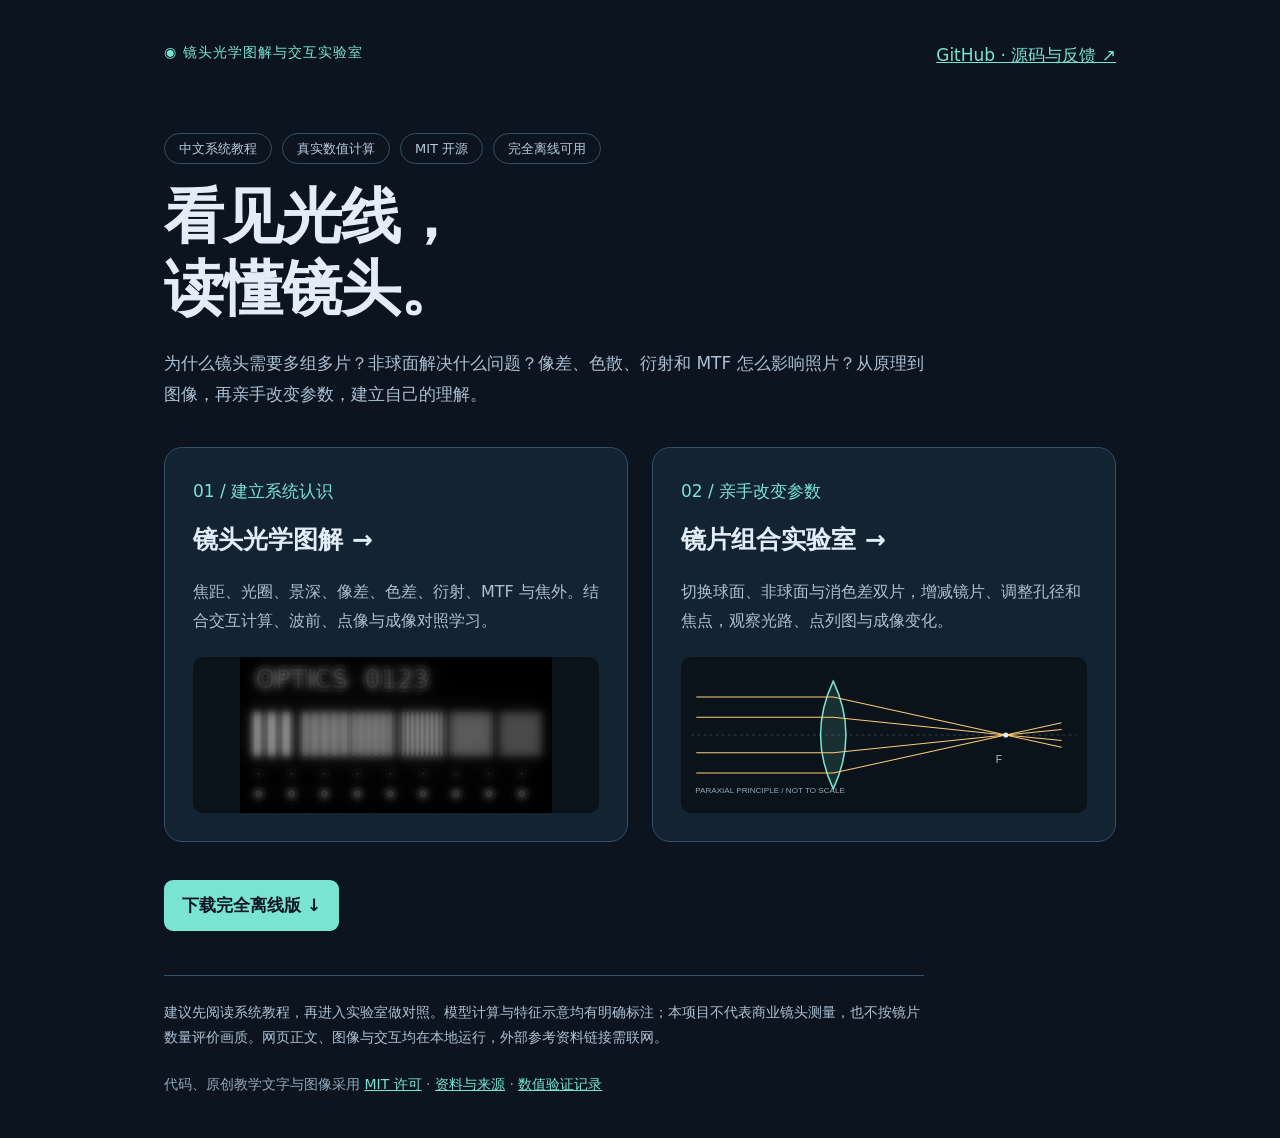
<file: docs/index.html>
<!doctype html>
<html lang="zh-CN"><head><meta charset="utf-8"><meta name="viewport" content="width=device-width,initial-scale=1"><meta name="description" content="中文镜头光学教程与交互实验室：理解球差、色差、非球面、镜片组合、衍射与 MTF。免费、开源、可完全离线使用。"><title>镜头光学图解与交互实验室</title><style>
*{box-sizing:border-box}body{margin:0;background:#0c1420;color:#e3edf7;font:17px/1.8 system-ui,"Microsoft YaHei",sans-serif}main{max-width:1000px;margin:auto;padding:40px 24px}header{display:flex;justify-content:space-between;gap:16px;flex-wrap:wrap;margin-bottom:62px}header span{color:#79e4d2;font-size:14px;letter-spacing:1px}a{color:#79e4d2}h1{font-size:clamp(34px,6vw,60px);line-height:1.2;letter-spacing:-1px;margin:16px 0 24px}p{color:#adc1d3;max-width:760px}.cards{display:grid;grid-template-columns:repeat(auto-fit,minmax(min(100%,280px),1fr));gap:24px;margin:38px 0}.card{color:inherit;text-decoration:none;padding:28px;border:1px solid #345065;border-radius:18px;background:#142332}.card:hover,.card:focus-visible{border-color:#79e4d2;background:#1b3040}.card h2{font-size:25px;margin:10px 0}.card span{color:#79e4d2}.card p{font-size:16px}.card img{display:block;width:100%;height:156px;object-fit:contain;background:#0a121a;border-radius:10px;margin-top:22px}.download{display:inline-block;background:#79e4d2;color:#0c1420;font-weight:700;padding:10px 18px;border-radius:9px;text-decoration:none}.note{font-size:14px;border-top:1px solid #345065;padding-top:24px;margin-top:44px}.meta{display:flex;gap:10px;flex-wrap:wrap}.meta span{border:1px solid #345065;border-radius:30px;padding:3px 14px;font-size:13px;color:#b7cbdc}footer{font-size:14px;color:#91a8ba;margin-top:22px}a:focus-visible{outline:2px solid #ffcb73;outline-offset:5px}@media print{body{background:white;color:black}p{color:#222}.cards{display:block}.card{display:block;margin:15px 0}}
</style></head><body><main><header><span>◉ 镜头光学图解与交互实验室</span><a href="https://github.com/kyloris0660/lens-optics-lab" target="_blank" rel="noopener">GitHub · 源码与反馈 ↗</a></header><div class="meta"><span>中文系统教程</span><span>真实数值计算</span><span>MIT 开源</span><span>完全离线可用</span></div><h1>看见光线，<br>读懂镜头。</h1><p>为什么镜头需要多组多片？非球面解决什么问题？像差、色散、衍射和 MTF 怎么影响照片？从原理到图像，再亲手改变参数，建立自己的理解。</p><div class="cards"><a class="card" href="guide.html"><span>01 / 建立系统认识</span><h2>镜头光学图解 →</h2><p>焦距、光圈、景深、像差、色差、衍射、MTF 与焦外。结合交互计算、波前、点像与成像对照学习。</p><img src="guide-assets/spherical-0.2-image.png" alt="球差波前对应的测试靶模拟成像"></a><a class="card" href="lab.html"><span>02 / 亲手改变参数</span><h2>镜片组合实验室 →</h2><p>切换球面、非球面与消色差双片，增减镜片、调整孔径和焦点，观察光路、点列图与成像变化。</p><img src="guide-assets/optical-path.svg" alt="平行光经过正透镜向焦点会聚的原理示意"></a></div><a class="download" href="downloads/lens-optics-offline.zip" download>下载完全离线版 ↓</a><p class="note">建议先阅读系统教程，再进入实验室做对照。模型计算与特征示意均有明确标注；本项目不代表商业镜头测量，也不按镜片数量评价画质。网页正文、图像与交互均在本地运行，外部参考资料链接需联网。</p><footer>代码、原创教学文字与图像采用 <a href="LICENSE">MIT 许可</a> · <a href="THIRD_PARTY.md">资料与来源</a> · <a href="validation.md">数值验证记录</a></footer></main></body></html>
</file>
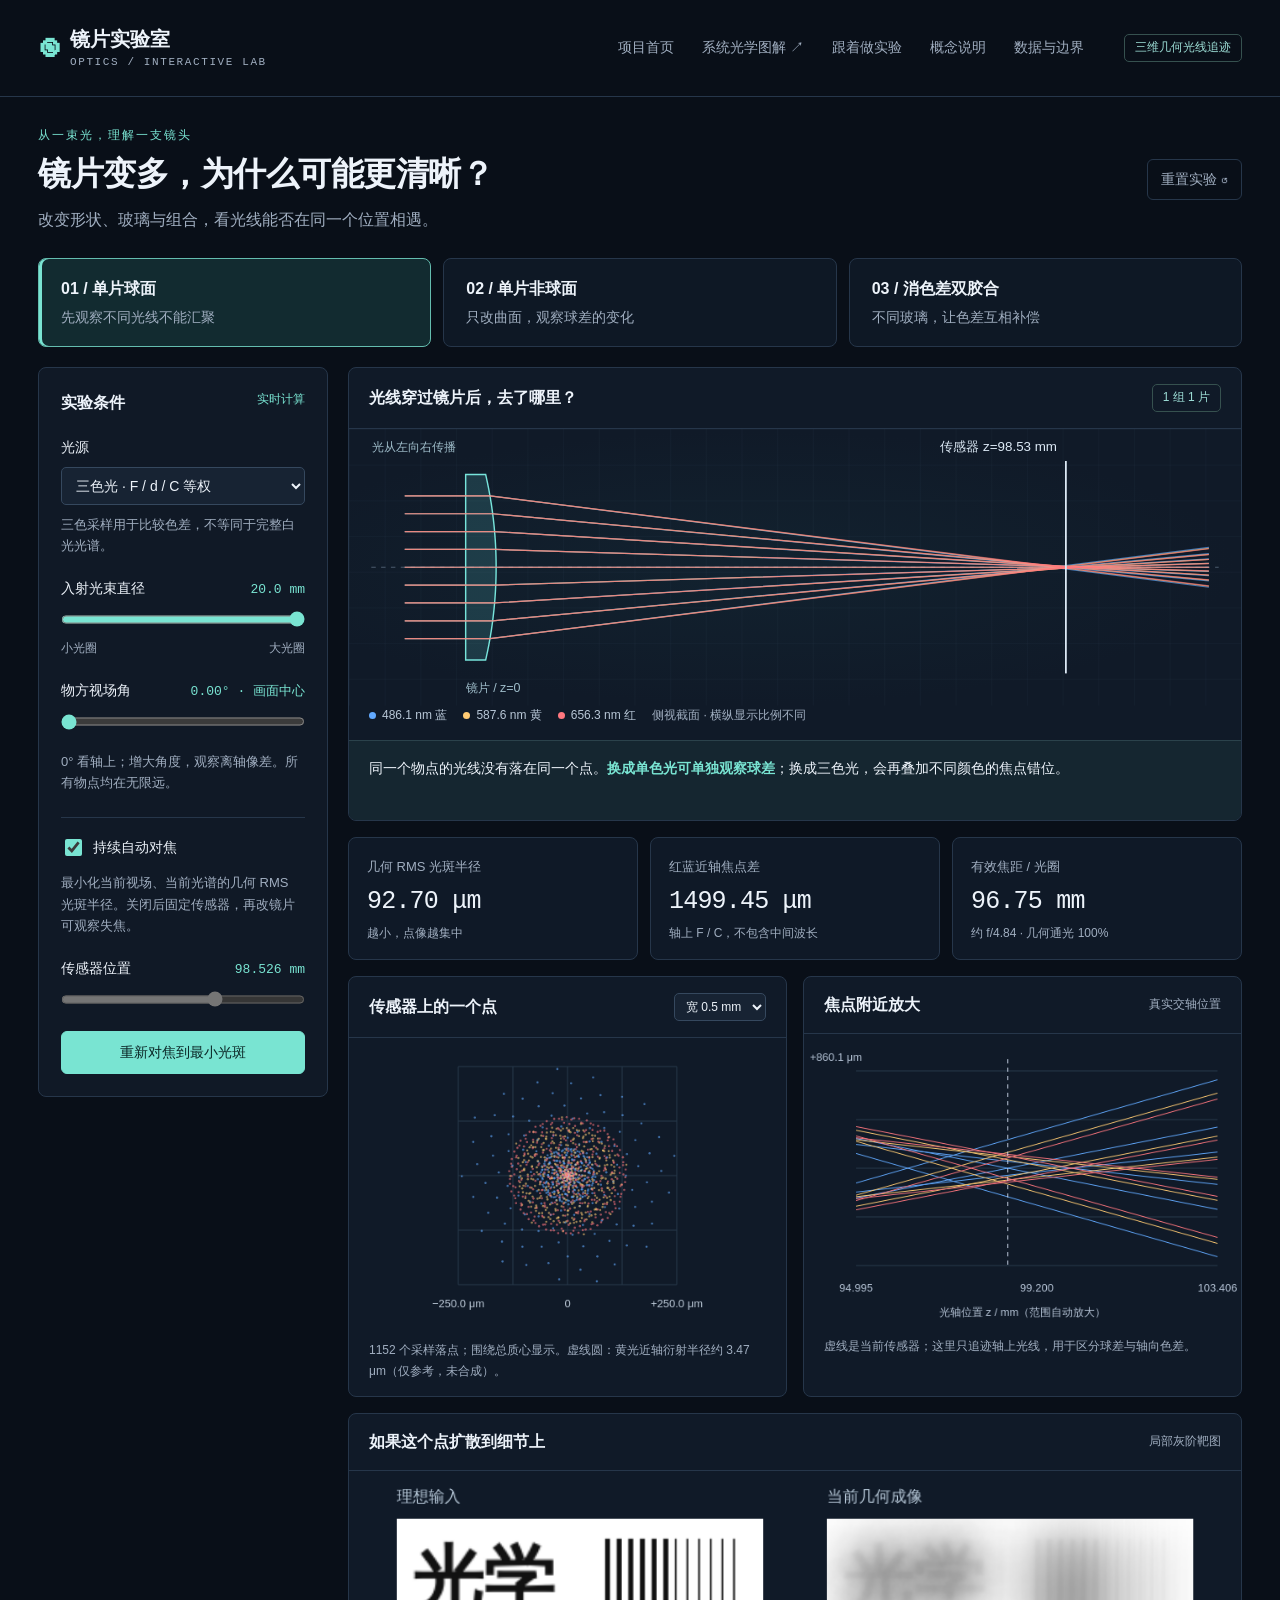
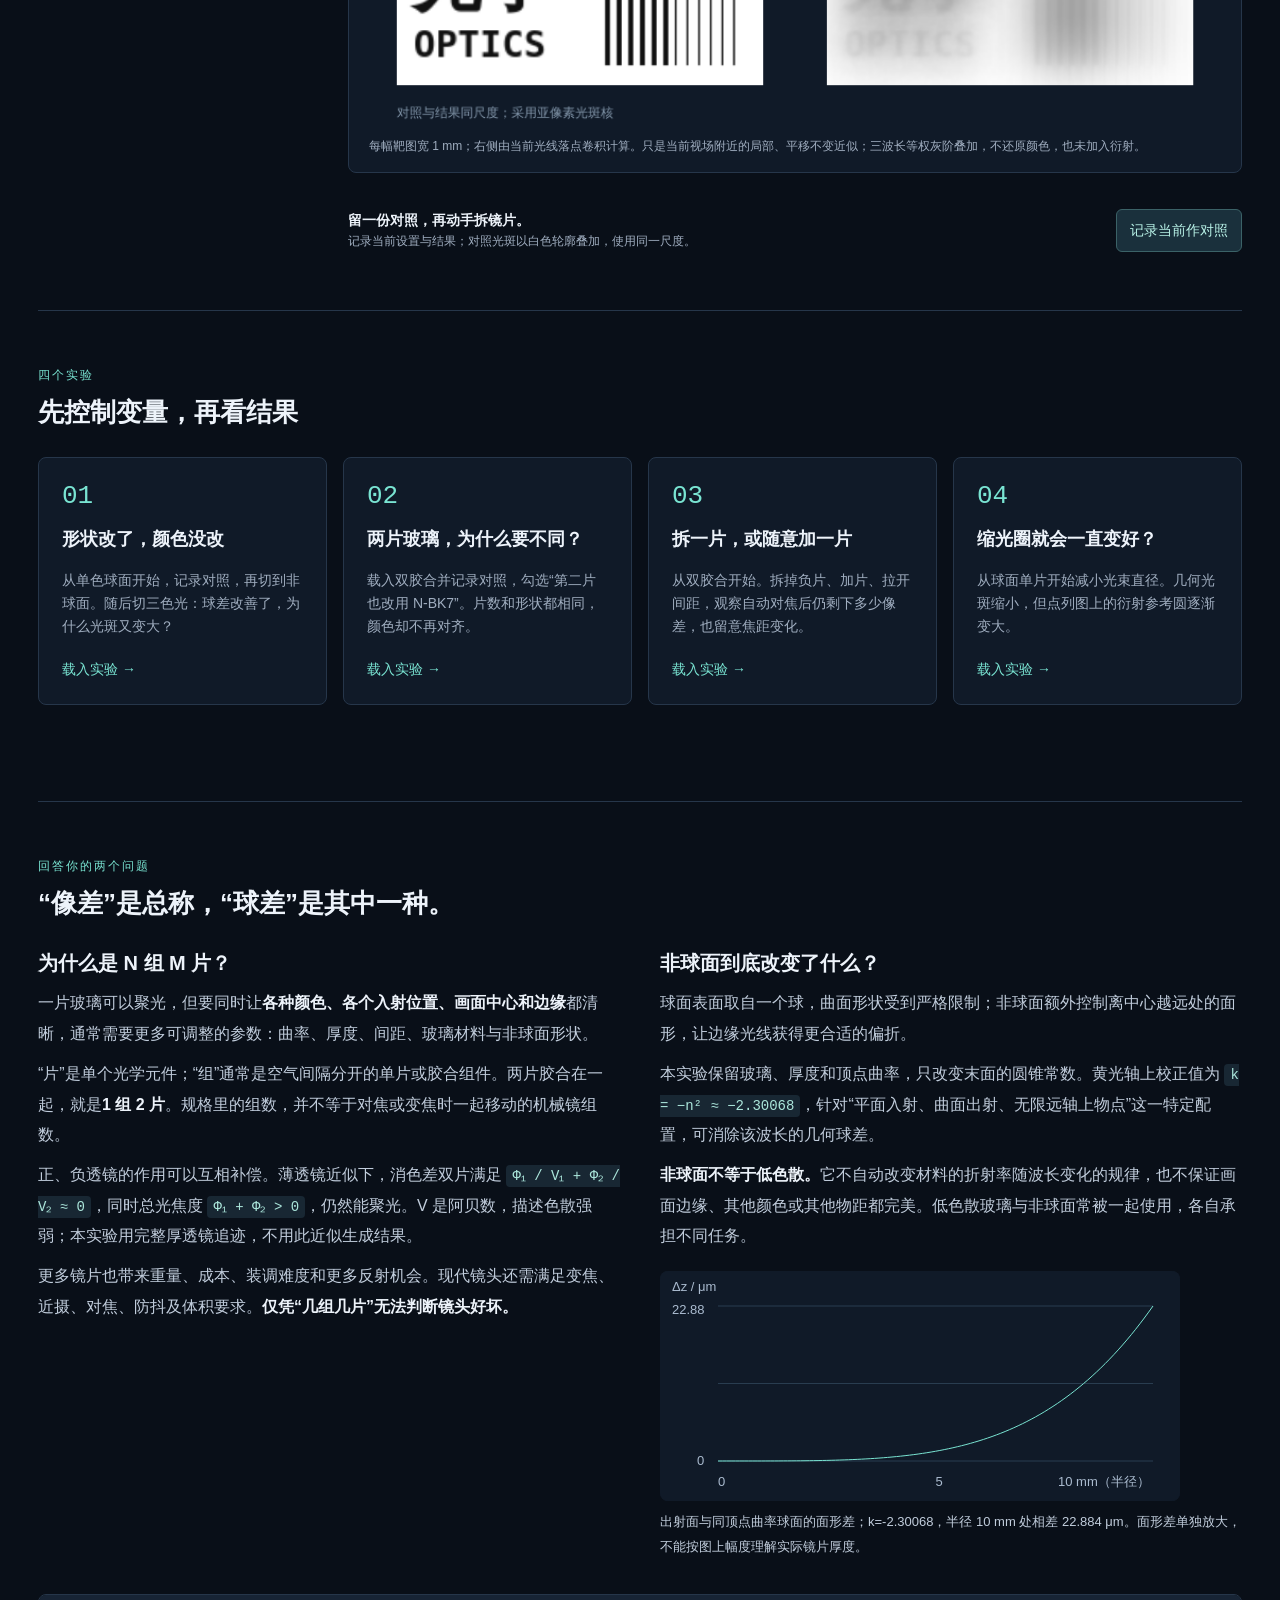
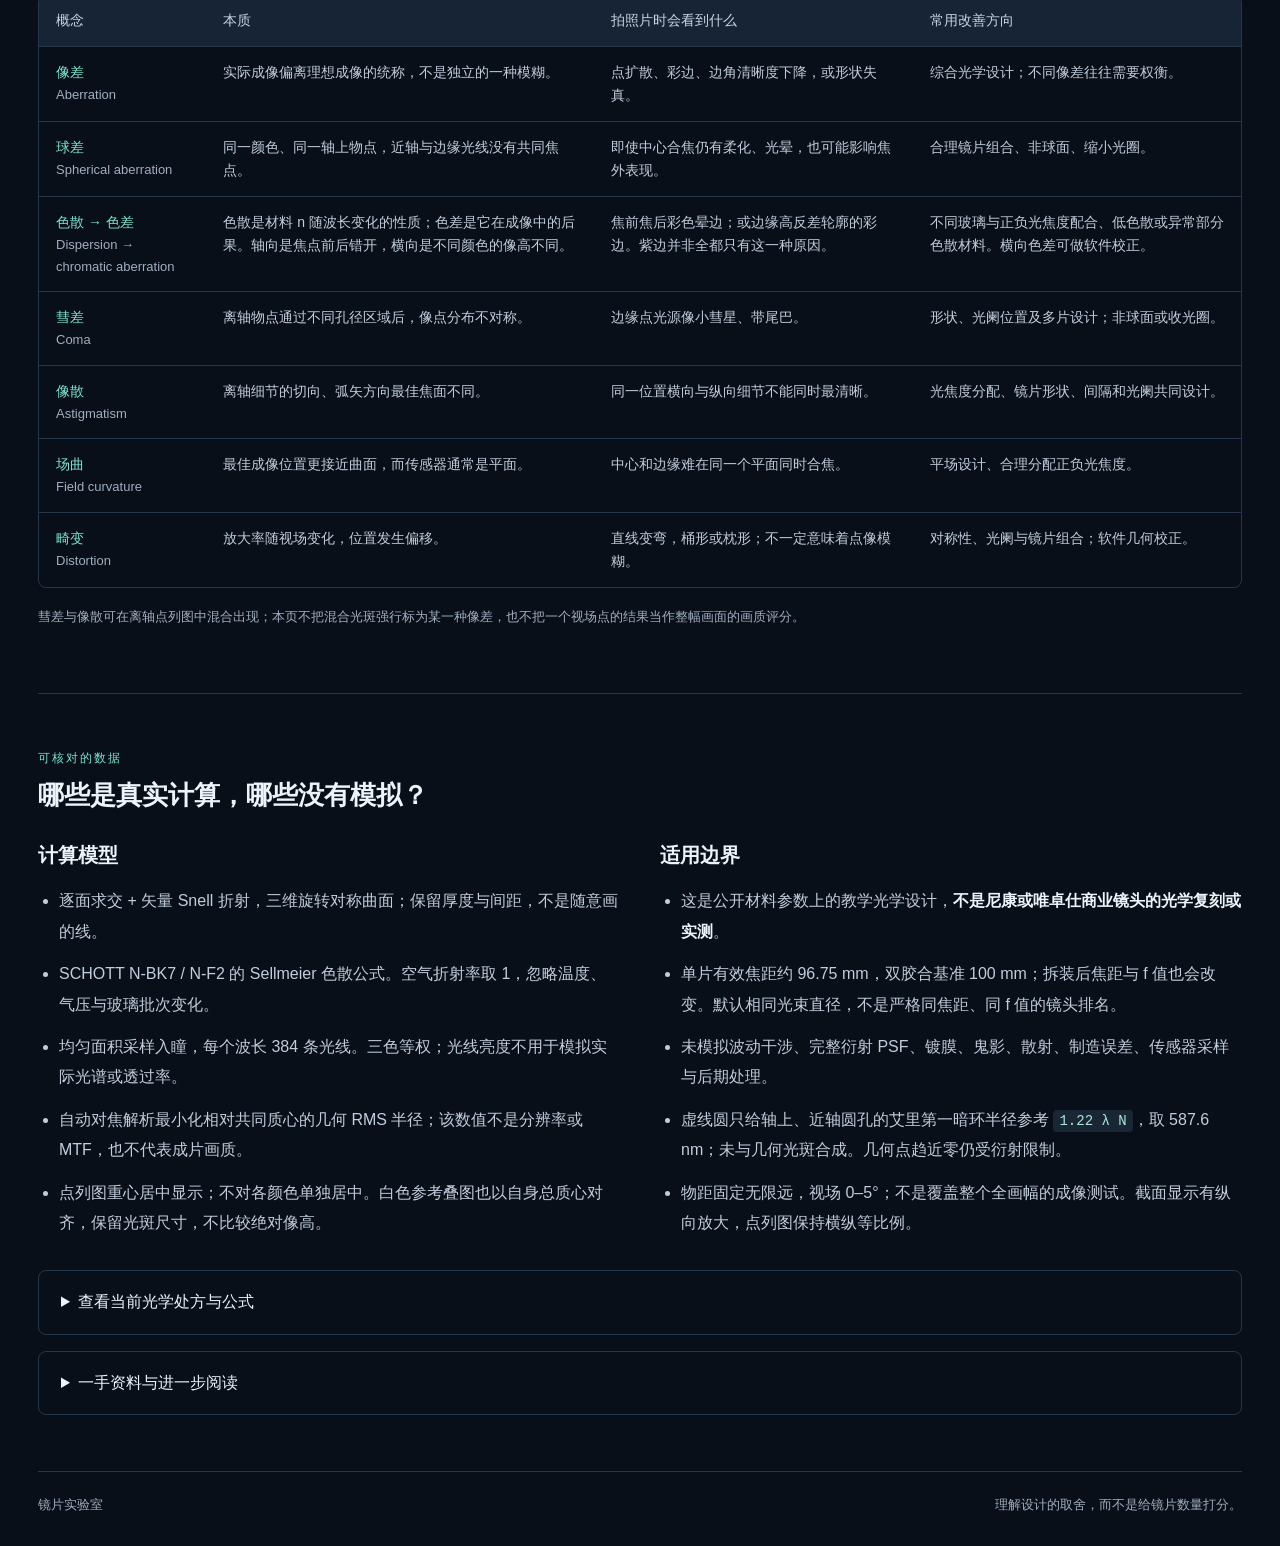
<file: src/index.html>
<!doctype html>
<html lang="zh-CN"><head><meta charset="utf-8"><meta name="viewport" content="width=device-width,initial-scale=1"><title>镜片实验室 · 看见像差</title><meta name="description" content="交互探索多片镜头、球差、色差与非球面。基于 Snell 定律和 SCHOTT 玻璃色散数据的三维几何光线追迹。"><link rel="icon" type="image/svg+xml" href="data:image/svg+xml,%3Csvg xmlns='http://www.w3.org/2000/svg' viewBox='0 0 32 32'%3E%3Crect width='32' height='32' rx='8' fill='%230c1420'/%3E%3Cpath d='M16 4Q5 16 16 28Q27 16 16 4' fill='%236ce4d4' fill-opacity='.3' stroke='%236ce4d4'/%3E%3Cpath d='M2 9L16 9L30 16M2 23L16 23L30 16' fill='none' stroke='%23ffc66d'/%3E%3C/svg%3E"><link rel="stylesheet" href="style.css"></head>
<body><header><a class="brand" href="#"><span class="brandmark">◉</span><span>镜片实验室<small>OPTICS / INTERACTIVE LAB</small></span></a><nav><a href="home.html">项目首页</a><a href="guide.html">系统光学图解 ↗</a><a href="#experiments">跟着做实验</a><a href="#concepts">概念说明</a><a href="#method">数据与边界</a></nav><span class="tag">三维几何光线追迹</span></header>
<main><section class="intro"><div><p class="eyebrow">从一束光，理解一支镜头</p><h1>镜片变多，为什么可能更清晰？</h1><p>改变形状、玻璃与组合，看光线能否在同一个位置相遇。</p></div><button id="reset" class="quiet">重置实验 ↺</button></section>
<div class="presetbar" role="group" aria-label="选择镜头结构"><button data-mode="sphere" class="preset active"><span>01 / 单片球面</span><small>先观察不同光线不能汇聚</small></button><button data-mode="asphere" class="preset"><span>02 / 单片非球面</span><small>只改曲面，观察球差的变化</small></button><button data-mode="doublet" class="preset"><span>03 / 消色差双胶合</span><small>不同玻璃，让色差互相补偿</small></button></div>
<section class="workbench"><aside class="controls"><div class="sectionlabel">实验条件 <span>实时计算</span><button id="mobileToggle" aria-expanded="false">展开调节 ＋</button></div><label class="label" for="light">光源</label><select id="light"><option value="white">三色光 · F / d / C 等权</option><option value="587.6">单色黄光 · 587.6 nm</option><option value="486.1">单色蓝光 · 486.1 nm</option><option value="656.3">单色红光 · 656.3 nm</option></select><p class="hint">三色采样用于比较色差，不等同于完整白光光谱。</p>
<label class="label" for="diam">入射光束直径 <output id="diamOut">20 mm</output></label><input id="diam" type="range" min="2" max="20" step=".5" value="20"><div class="rangeends"><span>小光圈</span><span>大光圈</span></div>
<label class="label" for="field">物方视场角 <output id="fieldOut">0° · 画面中心</output></label><input id="field" type="range" min="0" max="5" step=".25" value="0"><p class="hint">0° 看轴上；增大角度，观察离轴像差。所有物点均在无限远。</p>
<div id="asphereControls" hidden><div class="separator"></div><label class="label" for="k">非球面圆锥常数 k <output id="kOut"></output></label><input id="k" type="range" min="-4" max="0" step=".001" value="-2.301"><button id="idealK" class="minor">设为黄光轴上校正值</button><p class="hint">k = 0 回到球面；改变 k 不改变顶点曲率。不是越负越好。</p></div>
<div id="doubletControls" hidden><div class="separator"></div><label class="check"><input id="removeNegative" type="checkbox">拆掉第二片负透镜</label><label class="check"><input id="sameGlass" type="checkbox">第二片也改用 N-BK7</label><label class="check"><input id="extra" type="checkbox">末尾再加一片普通正透镜</label><label class="label" for="gap">前两片空气间隔 <output id="gapOut">0 mm · 胶合</output></label><input id="gap" type="range" min="0" max="10" step=".5" value="0"><p class="hint">0 mm 为理想无厚度胶层；大于 0 时，分开为两个组。修改后不自动重新设计曲率。</p></div>
<div class="separator"></div><label class="check"><input id="auto" type="checkbox" checked>持续自动对焦</label><p class="hint">最小化当前视场、当前光谱的几何 RMS 光斑半径。关闭后固定传感器，再改镜片可观察失焦。</p><label class="label" for="sensor">传感器位置 <output id="sensorOut"></output></label><input id="sensor" type="range" min="25" max="140" step=".01" value="98"><button id="focus" class="primary">重新对焦到最小光斑</button></aside>
<div class="results"><article class="panel raypanel"><div class="panelhead"><h2>光线穿过镜片后，去了哪里？</h2><span id="structure" class="tag"></span></div><div id="rayDiagram" class="raydiagram" role="img" aria-label="镜片截面与实际追迹光线"></div><div class="legend"><span><i class="blue"></i>486.1 nm 蓝</span><span><i class="amber"></i>587.6 nm 黄</span><span><i class="red"></i>656.3 nm 红</span><span class="muted">侧视截面 · 横纵显示比例不同</span></div><div class="readout" id="insight" aria-live="polite"></div></article>
<div class="metrics"><article><span>几何 RMS 光斑半径</span><strong id="rms">—</strong><small>越小，点像越集中</small></article><article><span>红蓝近轴焦点差</span><strong id="fc">—</strong><small>轴上 F / C，不包含中间波长</small></article><article><span>有效焦距 / 光圈</span><strong id="efl">—</strong><small id="fnumber">—</small></article></div>
<div class="twoplots"><article class="panel"><div class="panelhead"><h2>传感器上的一个点</h2><select id="scale" aria-label="点列图显示范围"><option value=".5">宽 0.5 mm</option><option value=".1">宽 0.1 mm</option><option value="2">宽 2 mm</option><option value="auto">自动范围</option></select></div><canvas id="spot" width="520" height="360" role="img" aria-label="实际光线在传感器上的点列图"></canvas><p id="spotnote" class="plotnote"></p></article><article class="panel"><div class="panelhead"><h2>焦点附近放大</h2><span class="muted">真实交轴位置</span></div><canvas id="focusplot" width="520" height="360" role="img" aria-label="不同光线在焦点附近的轨迹"></canvas><p class="plotnote">虚线是当前传感器；这里只追迹轴上光线，用于区分球差与轴向色差。</p></article></div>
<article class="panel targetpanel"><div class="panelhead"><h2>如果这个点扩散到细节上</h2><span class="muted">局部灰阶靶图</span></div><canvas id="target" width="840" height="250" role="img" aria-label="理想测试图与几何点扩散卷积后的细节对照"></canvas><p class="plotnote">每幅靶图宽 1 mm；右侧由当前光线落点卷积计算。只是当前视场附近的局部、平移不变近似；三波长等权灰阶叠加，不还原颜色，也未加入衍射。</p></article>
<div class="comparebar"><div><strong>留一份对照，再动手拆镜片。</strong><span>记录当前设置与结果；对照光斑以白色轮廓叠加，使用同一尺度。</span></div><button id="pin" class="minor">记录当前作对照</button><button id="clear" class="quiet" hidden>清除</button></div><div id="comparison" hidden></div>
</div></section>
<section id="experiments" class="section"><div class="sectiontitle"><p class="eyebrow">四个实验</p><h2>先控制变量，再看结果</h2></div><div class="experiments"><button data-experiment="spherical"><b>01</b><h3>形状改了，颜色没改</h3><p>从单色球面开始，记录对照，再切到非球面。随后切三色光：球差改善了，为什么光斑又变大？</p><span>载入实验 →</span></button><button data-experiment="glass"><b>02</b><h3>两片玻璃，为什么要不同？</h3><p>载入双胶合并记录对照，勾选“第二片也改用 N-BK7”。片数和形状都相同，颜色却不再对齐。</p><span>载入实验 →</span></button><button data-experiment="count"><b>03</b><h3>拆一片，或随意加一片</h3><p>从双胶合开始。拆掉负片、加片、拉开间距，观察自动对焦后仍剩下多少像差，也留意焦距变化。</p><span>载入实验 →</span></button><button data-experiment="aperture"><b>04</b><h3>缩光圈就会一直变好？</h3><p>从球面单片开始减小光束直径。几何光斑缩小，但点列图上的衍射参考圆逐渐变大。</p><span>载入实验 →</span></button></div></section>
<section id="concepts" class="section"><div class="sectiontitle"><p class="eyebrow">回答你的两个问题</p><h2>“像差”是总称，“球差”是其中一种。</h2></div><div class="explaincols"><article class="prose"><h3>为什么是 N 组 M 片？</h3><p>一片玻璃可以聚光，但要同时让<strong>各种颜色、各个入射位置、画面中心和边缘</strong>都清晰，通常需要更多可调整的参数：曲率、厚度、间距、玻璃材料与非球面形状。</p><p>“片”是单个光学元件；“组”通常是空气间隔分开的单片或胶合组件。两片胶合在一起，就是<strong>1 组 2 片</strong>。规格里的组数，并不等于对焦或变焦时一起移动的机械镜组数。</p><p>正、负透镜的作用可以互相补偿。薄透镜近似下，消色差双片满足 <code>Φ₁ / V₁ + Φ₂ / V₂ ≈ 0</code>，同时总光焦度 <code>Φ₁ + Φ₂ &gt; 0</code>，仍然能聚光。V 是阿贝数，描述色散强弱；本实验用完整厚透镜追迹，不用此近似生成结果。</p><p>更多镜片也带来重量、成本、装调难度和更多反射机会。现代镜头还需满足变焦、近摄、对焦、防抖及体积要求。<strong>仅凭“几组几片”无法判断镜头好坏。</strong></p></article><article class="prose"><h3>非球面到底改变了什么？</h3><p>球面表面取自一个球，曲面形状受到严格限制；非球面额外控制离中心越远处的面形，让边缘光线获得更合适的偏折。</p><p>本实验保留玻璃、厚度和顶点曲率，只改变末面的圆锥常数。黄光轴上校正值为 <code>k = −n² ≈ −2.30068</code>，针对“平面入射、曲面出射、无限远轴上物点”这一特定配置，可消除该波长的几何球差。</p><p><strong>非球面不等于低色散。</strong>它不自动改变材料的折射率随波长变化的规律，也不保证画面边缘、其他颜色或其他物距都完美。低色散玻璃与非球面常被一起使用，各自承担不同任务。</p><canvas id="departure" width="520" height="230" role="img" aria-label="非球面与球面面形差，单位微米"></canvas><p class="hint" id="departureNote"></p></article></div>
<div class="tablewrap"><table class="terms"><thead><tr><th>概念</th><th>本质</th><th>拍照片时会看到什么</th><th>常用改善方向</th></tr></thead><tbody><tr><td>像差<br><small>Aberration</small></td><td>实际成像偏离理想成像的统称，不是独立的一种模糊。</td><td>点扩散、彩边、边角清晰度下降，或形状失真。</td><td>综合光学设计；不同像差往往需要权衡。</td></tr><tr><td>球差<br><small>Spherical aberration</small></td><td>同一颜色、同一轴上物点，近轴与边缘光线没有共同焦点。</td><td>即使中心合焦仍有柔化、光晕，也可能影响焦外表现。</td><td>合理镜片组合、非球面、缩小光圈。</td></tr><tr><td>色散 → 色差<br><small>Dispersion → chromatic aberration</small></td><td>色散是材料 n 随波长变化的性质；色差是它在成像中的后果。轴向是焦点前后错开，横向是不同颜色的像高不同。</td><td>焦前焦后彩色晕边；或边缘高反差轮廓的彩边。紫边并非全都只有这一种原因。</td><td>不同玻璃与正负光焦度配合、低色散或异常部分色散材料。横向色差可做软件校正。</td></tr><tr><td>彗差<br><small>Coma</small></td><td>离轴物点通过不同孔径区域后，像点分布不对称。</td><td>边缘点光源像小彗星、带尾巴。</td><td>形状、光阑位置及多片设计；非球面或收光圈。</td></tr><tr><td>像散<br><small>Astigmatism</small></td><td>离轴细节的切向、弧矢方向最佳焦面不同。</td><td>同一位置横向与纵向细节不能同时最清晰。</td><td>光焦度分配、镜片形状、间隔和光阑共同设计。</td></tr><tr><td>场曲<br><small>Field curvature</small></td><td>最佳成像位置更接近曲面，而传感器通常是平面。</td><td>中心和边缘难在同一个平面同时合焦。</td><td>平场设计、合理分配正负光焦度。</td></tr><tr><td>畸变<br><small>Distortion</small></td><td>放大率随视场变化，位置发生偏移。</td><td>直线变弯，桶形或枕形；不一定意味着点像模糊。</td><td>对称性、光阑与镜片组合；软件几何校正。</td></tr></tbody></table></div><p class="footnote">彗差与像散可在离轴点列图中混合出现；本页不把混合光斑强行标为某一种像差，也不把一个视场点的结果当作整幅画面的画质评分。</p></section>
<section id="method" class="section method"><div class="sectiontitle"><p class="eyebrow">可核对的数据</p><h2>哪些是真实计算，哪些没有模拟？</h2></div><div class="explaincols"><article class="prose"><h3>计算模型</h3><ul><li>逐面求交 + 矢量 Snell 折射，三维旋转对称曲面；保留厚度与间距，不是随意画的线。</li><li>SCHOTT N-BK7 / N-F2 的 Sellmeier 色散公式。空气折射率取 1，忽略温度、气压与玻璃批次变化。</li><li>均匀面积采样入瞳，每个波长 384 条光线。三色等权；光线亮度不用于模拟实际光谱或透过率。</li><li>自动对焦解析最小化相对共同质心的几何 RMS 半径；该数值不是分辨率或 MTF，也不代表成片画质。</li><li>点列图重心居中显示；不对各颜色单独居中。白色参考叠图也以自身总质心对齐，保留光斑尺寸，不比较绝对像高。</li></ul></article><article class="prose"><h3>适用边界</h3><ul><li>这是公开材料参数上的教学光学设计，<strong>不是尼康或唯卓仕商业镜头的光学复刻或实测</strong>。</li><li>单片有效焦距约 96.75 mm，双胶合基准 100 mm；拆装后焦距与 f 值也会改变。默认相同光束直径，不是严格同焦距、同 f 值的镜头排名。</li><li>未模拟波动干涉、完整衍射 PSF、镀膜、鬼影、散射、制造误差、传感器采样与后期处理。</li><li>虚线圆只给轴上、近轴圆孔的艾里第一暗环半径参考 <code>1.22 λ N</code>，取 587.6 nm；未与几何光斑合成。几何点趋近零仍受衍射限制。</li><li>物距固定无限远，视场 0–5°；不是覆盖整个全画幅的成像测试。截面显示有纵向放大，点列图保持横纵等比例。</li></ul></article></div>
<details><summary>查看当前光学处方与公式</summary><p>光轴为 z 轴，第一面顶点 z = 0；曲率半径 R 为正时曲率中心在右侧。长度 mm。孔径光阑定义在第一面顶点平面；各面机械半径为 13 mm。</p><div class="tablewrap" id="prescription"></div><p><code>s(r) = c r² / [1 + √(1 − (1+k)c²r²)]</code>，c = 1/R；平面取 c = 0。</p><p><code>n²(λ) = 1 + Σ Bᵢλ² / (λ² − Cᵢ)</code>，λ 单位 μm。</p><div class="tablewrap"><table><thead><tr><th>玻璃</th><th>B₁ / B₂ / B₃</th><th>C₁ / C₂ / C₃（μm²）</th></tr></thead><tbody><tr><td>N-BK7</td><td>1.03961212 / 0.231792344 / 1.01046945</td><td>0.00600069867 / 0.0200179144 / 103.560653</td></tr><tr><td>N-F2</td><td>1.39757037 / 0.159201403 / 1.2686543</td><td>0.00995906143 / 0.0546931752 / 119.248346</td></tr></tbody></table></div><p>双胶合处方为本页数值设计：约束 d 线有效焦距 100 mm、F/C 近轴焦点相同、d 线 7 mm 入射高度光线与近轴光线交点相同；并不声称全孔径、全视场或连续光谱已优化。</p><p id="validation"></p></details>
<details><summary>一手资料与进一步阅读</summary><ol class="sources"><li><a href="https://www.edmundoptics.com/knowledge-center/application-notes/optics/chromatic-and-monochromatic-optical-aberrations/" target="_blank" rel="noopener">Edmund Optics：Chromatic and Monochromatic Optical Aberrations</a> — 色差分类与单色像差。</li><li><a href="https://www.edmundoptics.com/knowledge-center/application-notes/optics/all-about-aspheric-lenses/" target="_blank" rel="noopener">Edmund Optics：All About Aspheric Lenses</a> — 非球面与球差校正。</li><li><a href="https://www.edmundoptics.com/knowledge-center/application-notes/optics/why-use-an-achromatic-lens/" target="_blank" rel="noopener">Edmund Optics：Why Use an Achromatic Lens?</a> — 双片的设计自由度与消色差。</li><li><a href="https://www.edmundoptics.com/knowledge-center/application-notes/imaging/how-aberrations-affect-machine-vision-lenses" target="_blank" rel="noopener">Edmund Optics：Aberrations</a> — 像差、光圈与设计代价。</li><li><a href="https://media.schott.com/api/public/content/820eba3413cc4e788433a3751f8edba9?download=true&amp;v=97b3ea2b" target="_blank" rel="noopener">SCHOTT：Optical Glass Datasheet Collection</a> — N-BK7 与 N-F2 折射率、阿贝数、色散系数。</li></ol></details></section>
<footer>镜片实验室 <span>理解设计的取舍，而不是给镜片数量打分。</span></footer></main><script type="module" src="app.mjs"></script></body></html>
</file>
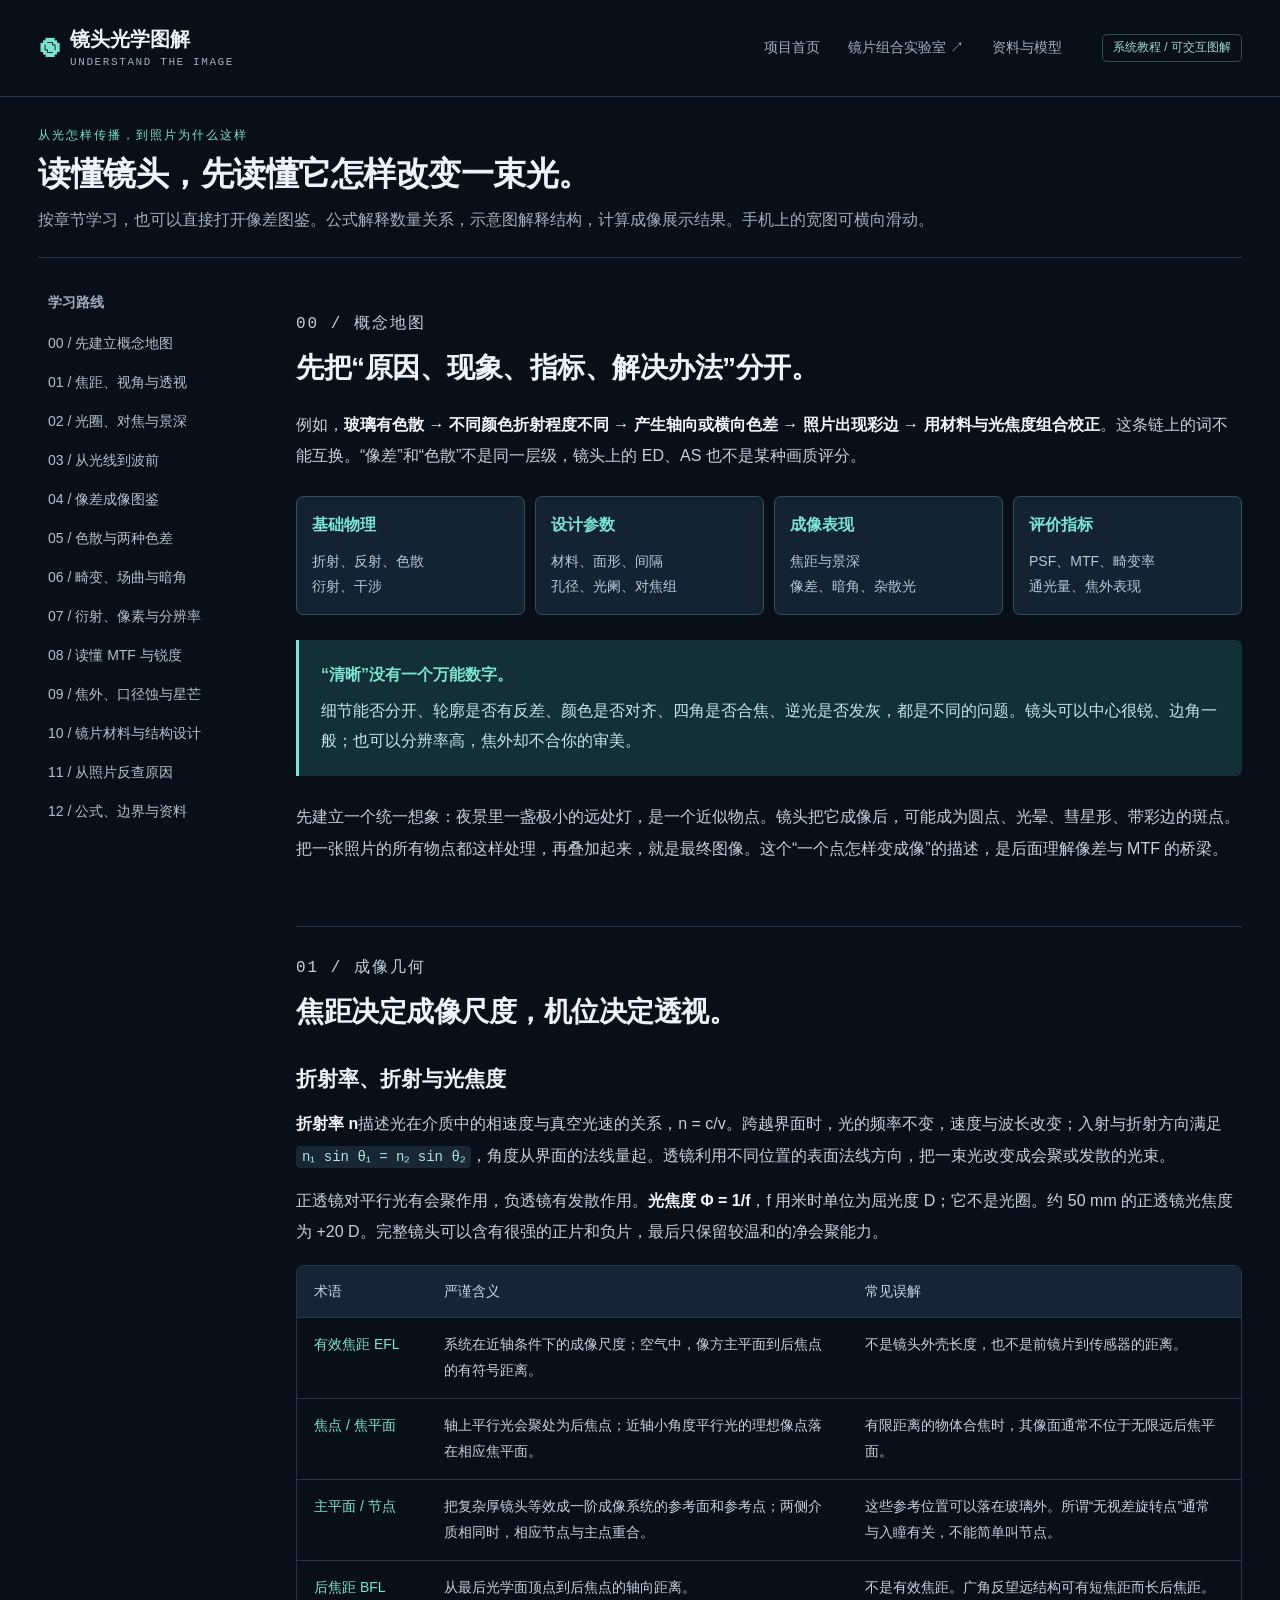
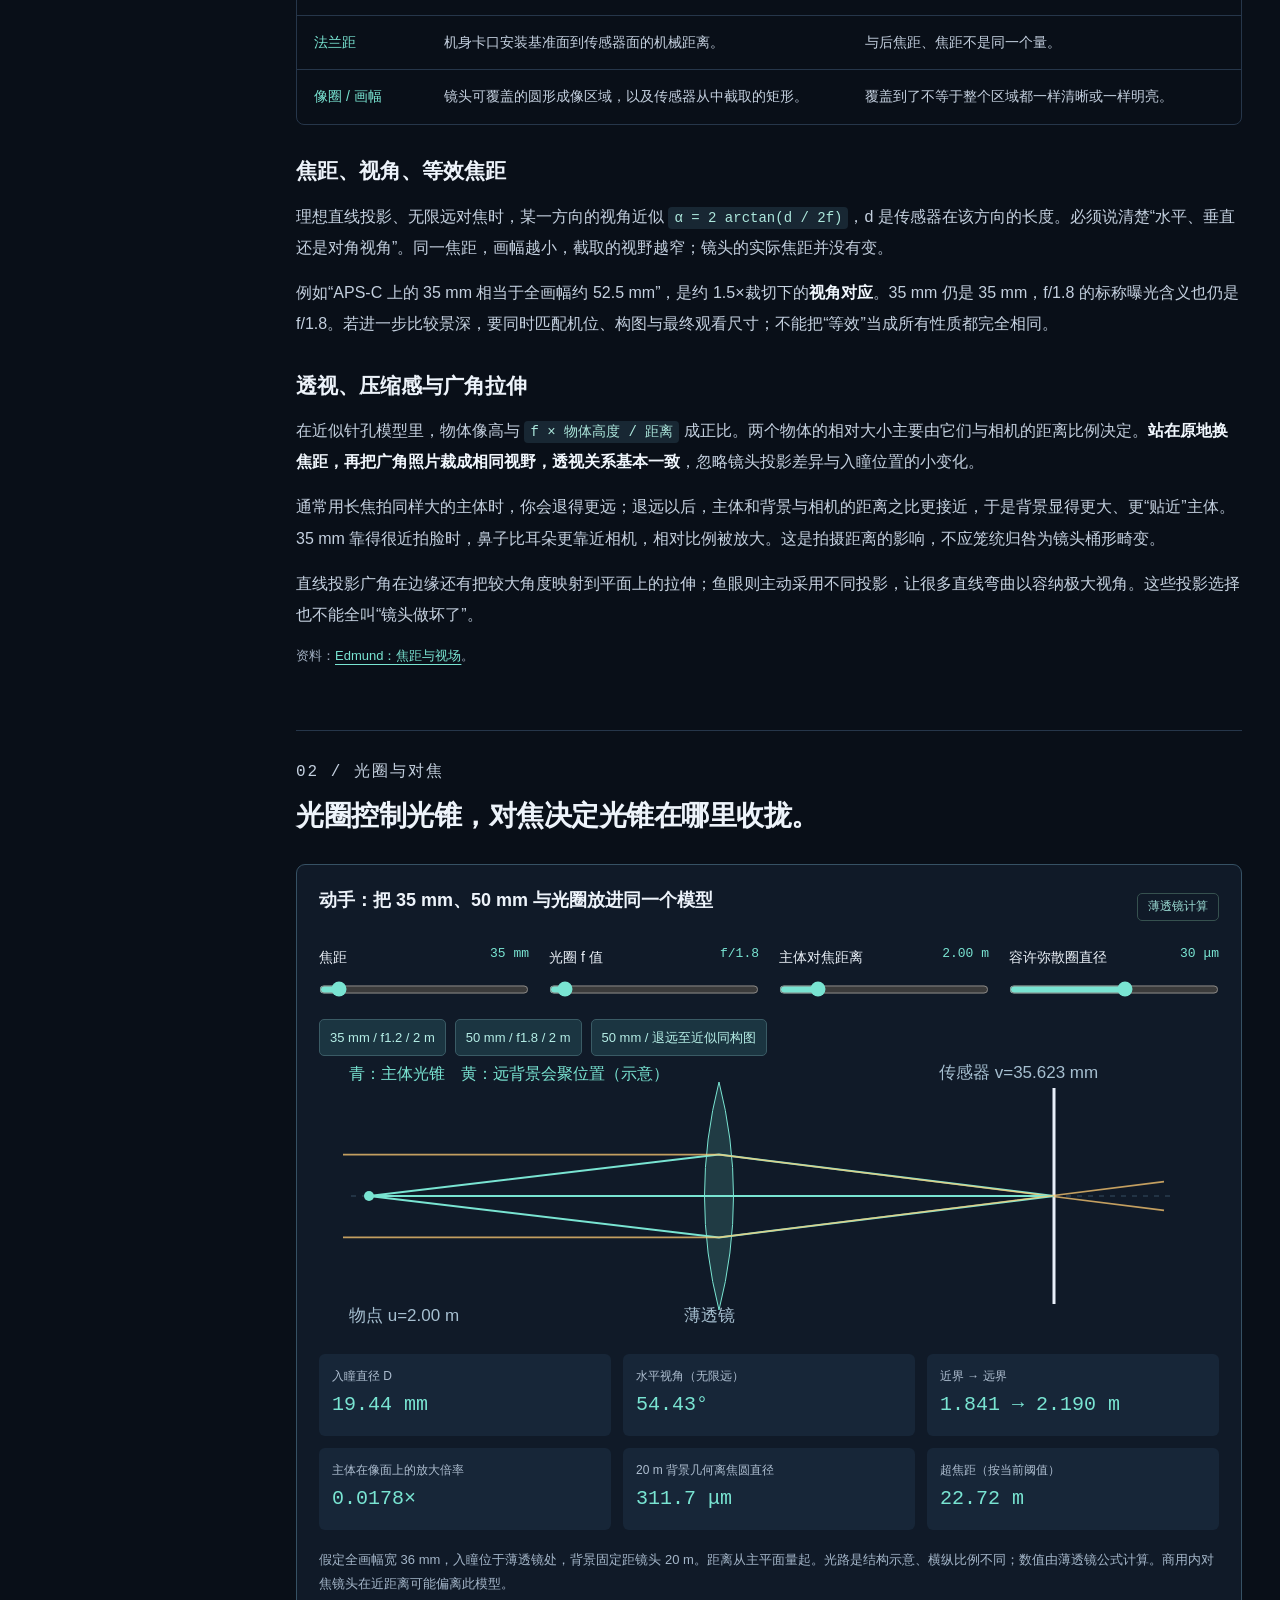
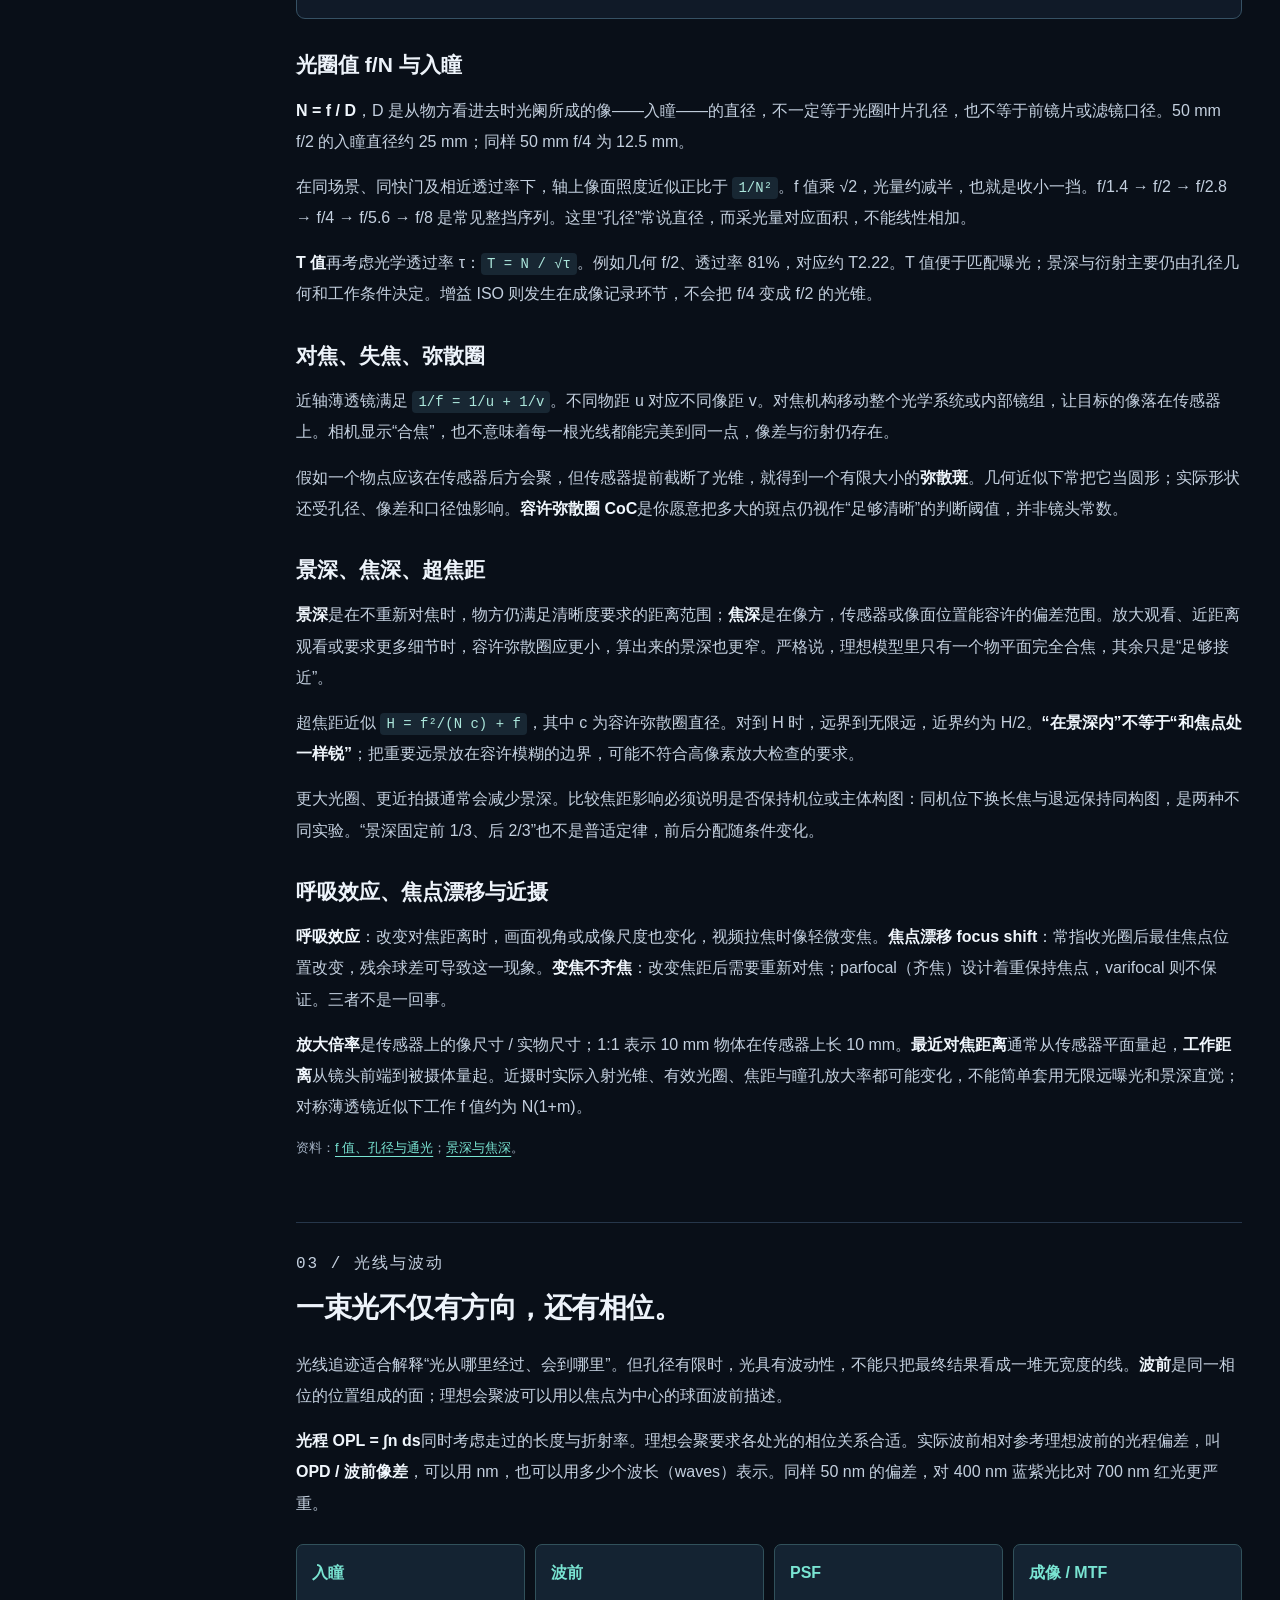
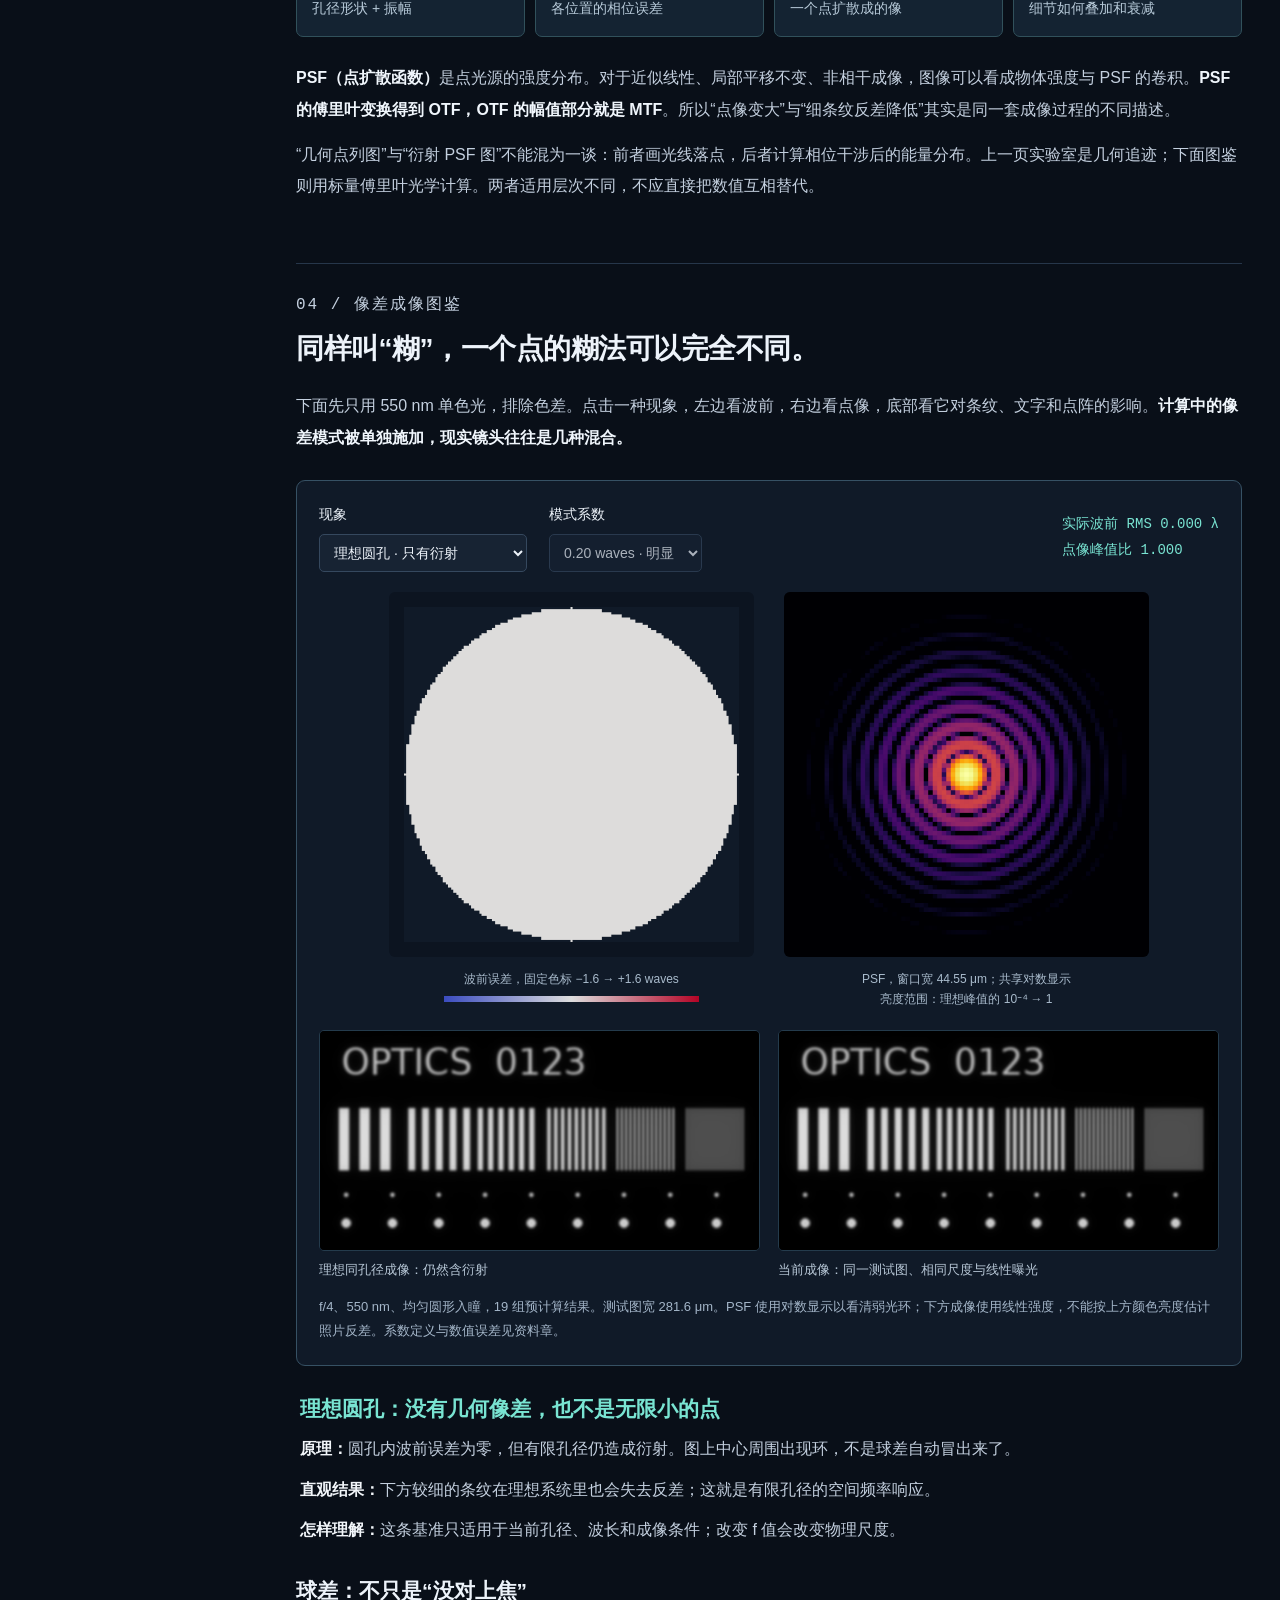
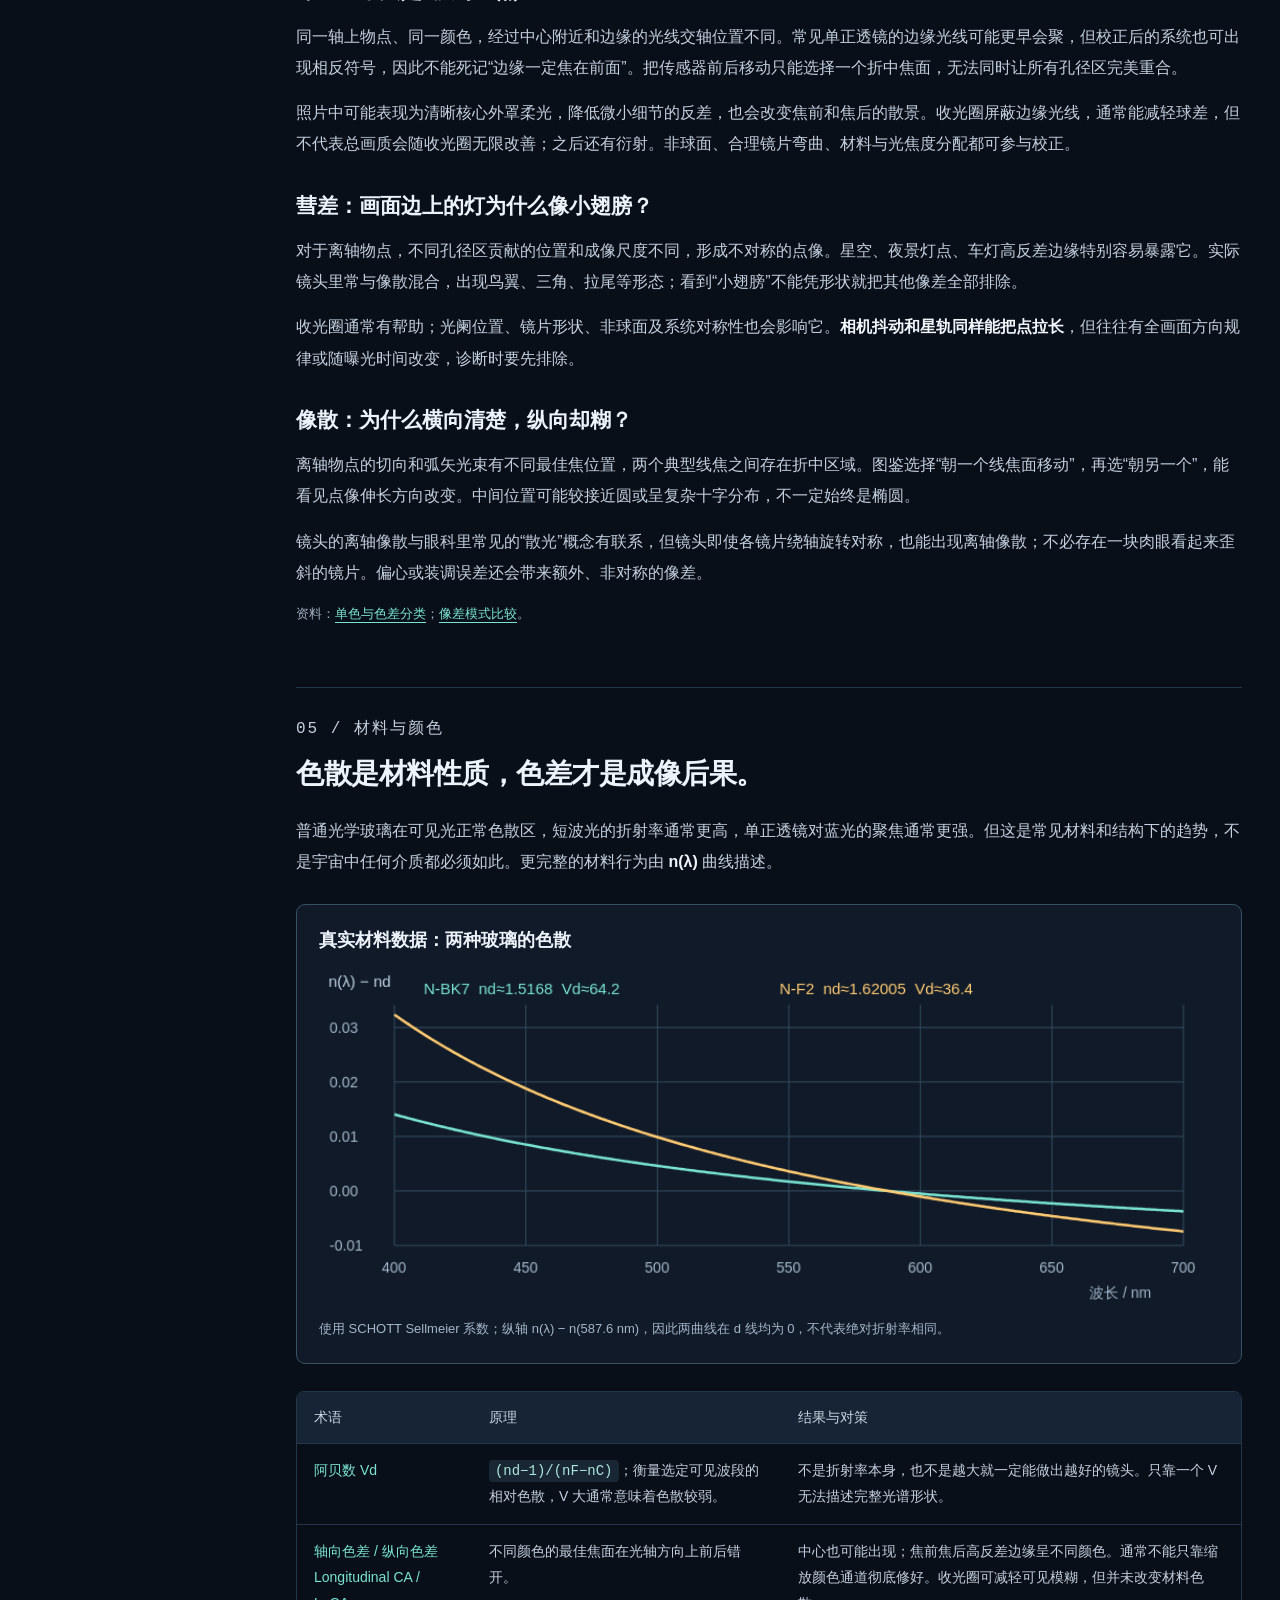
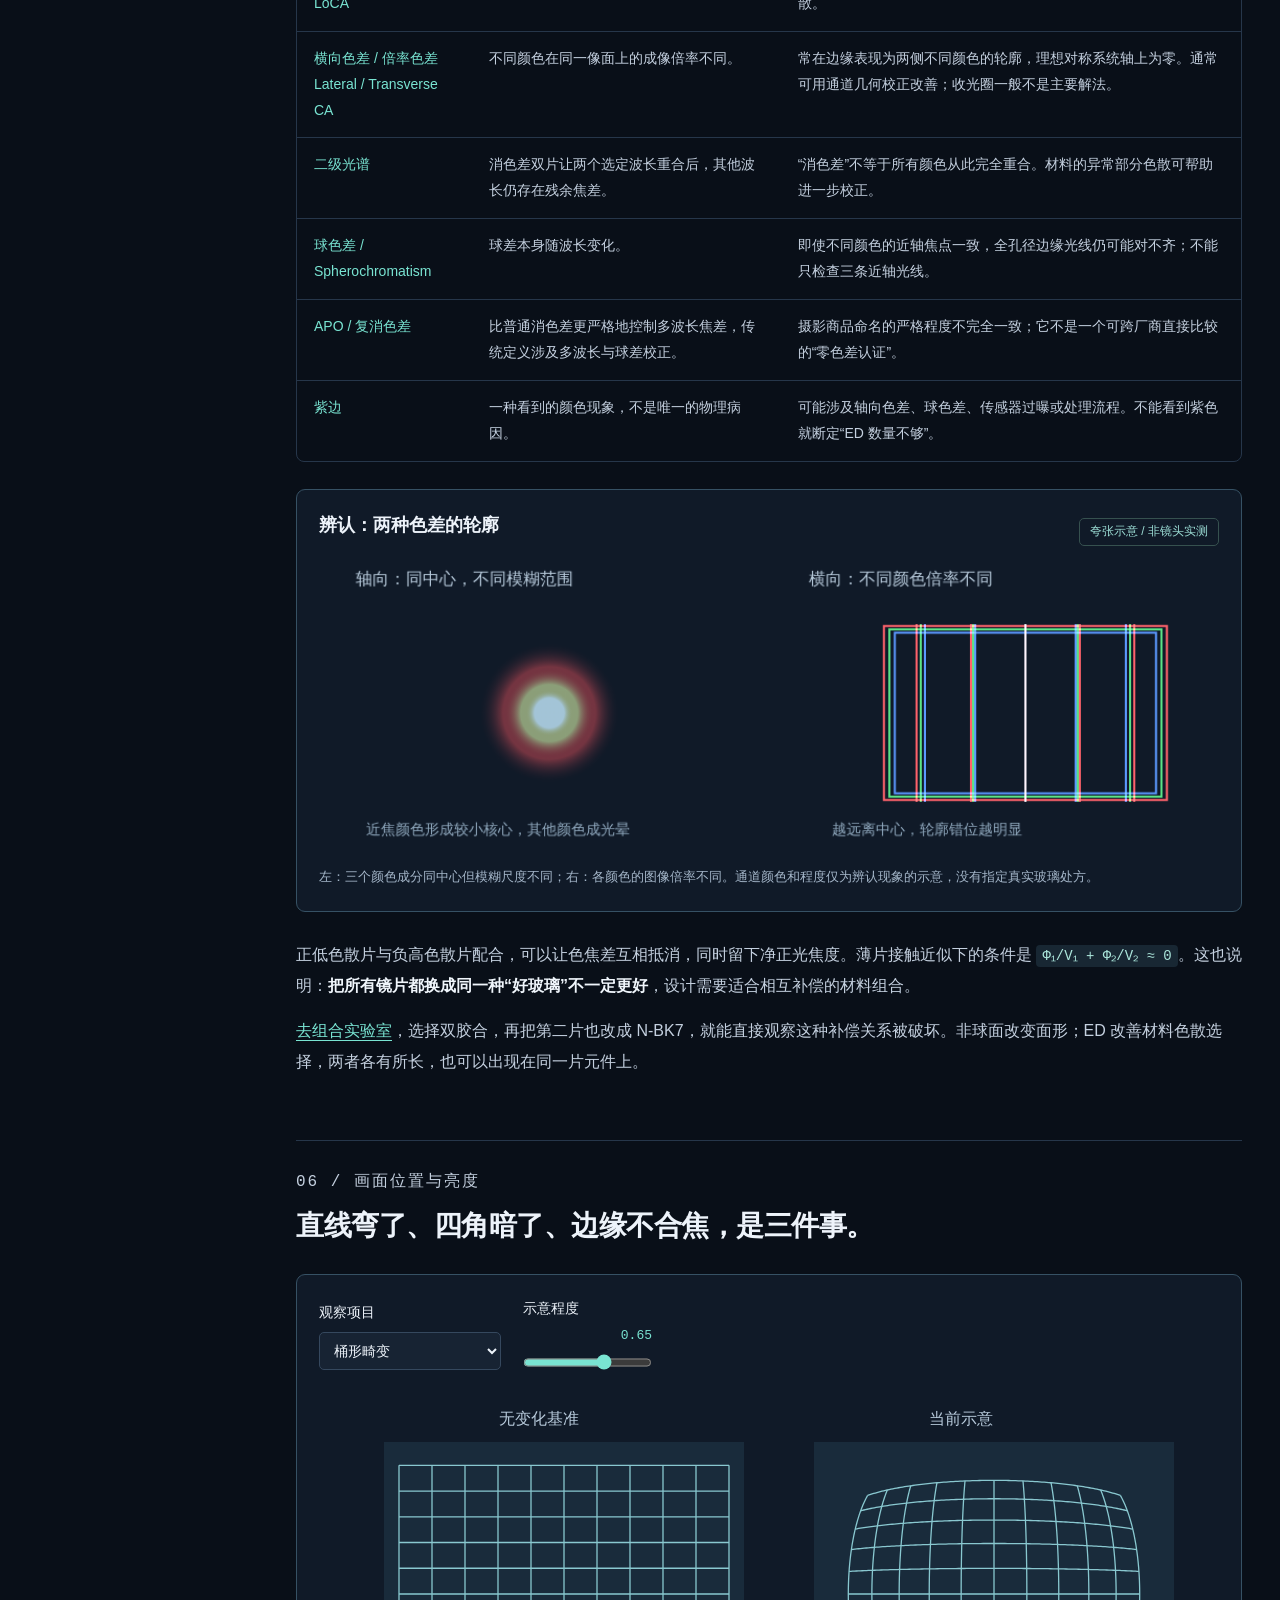
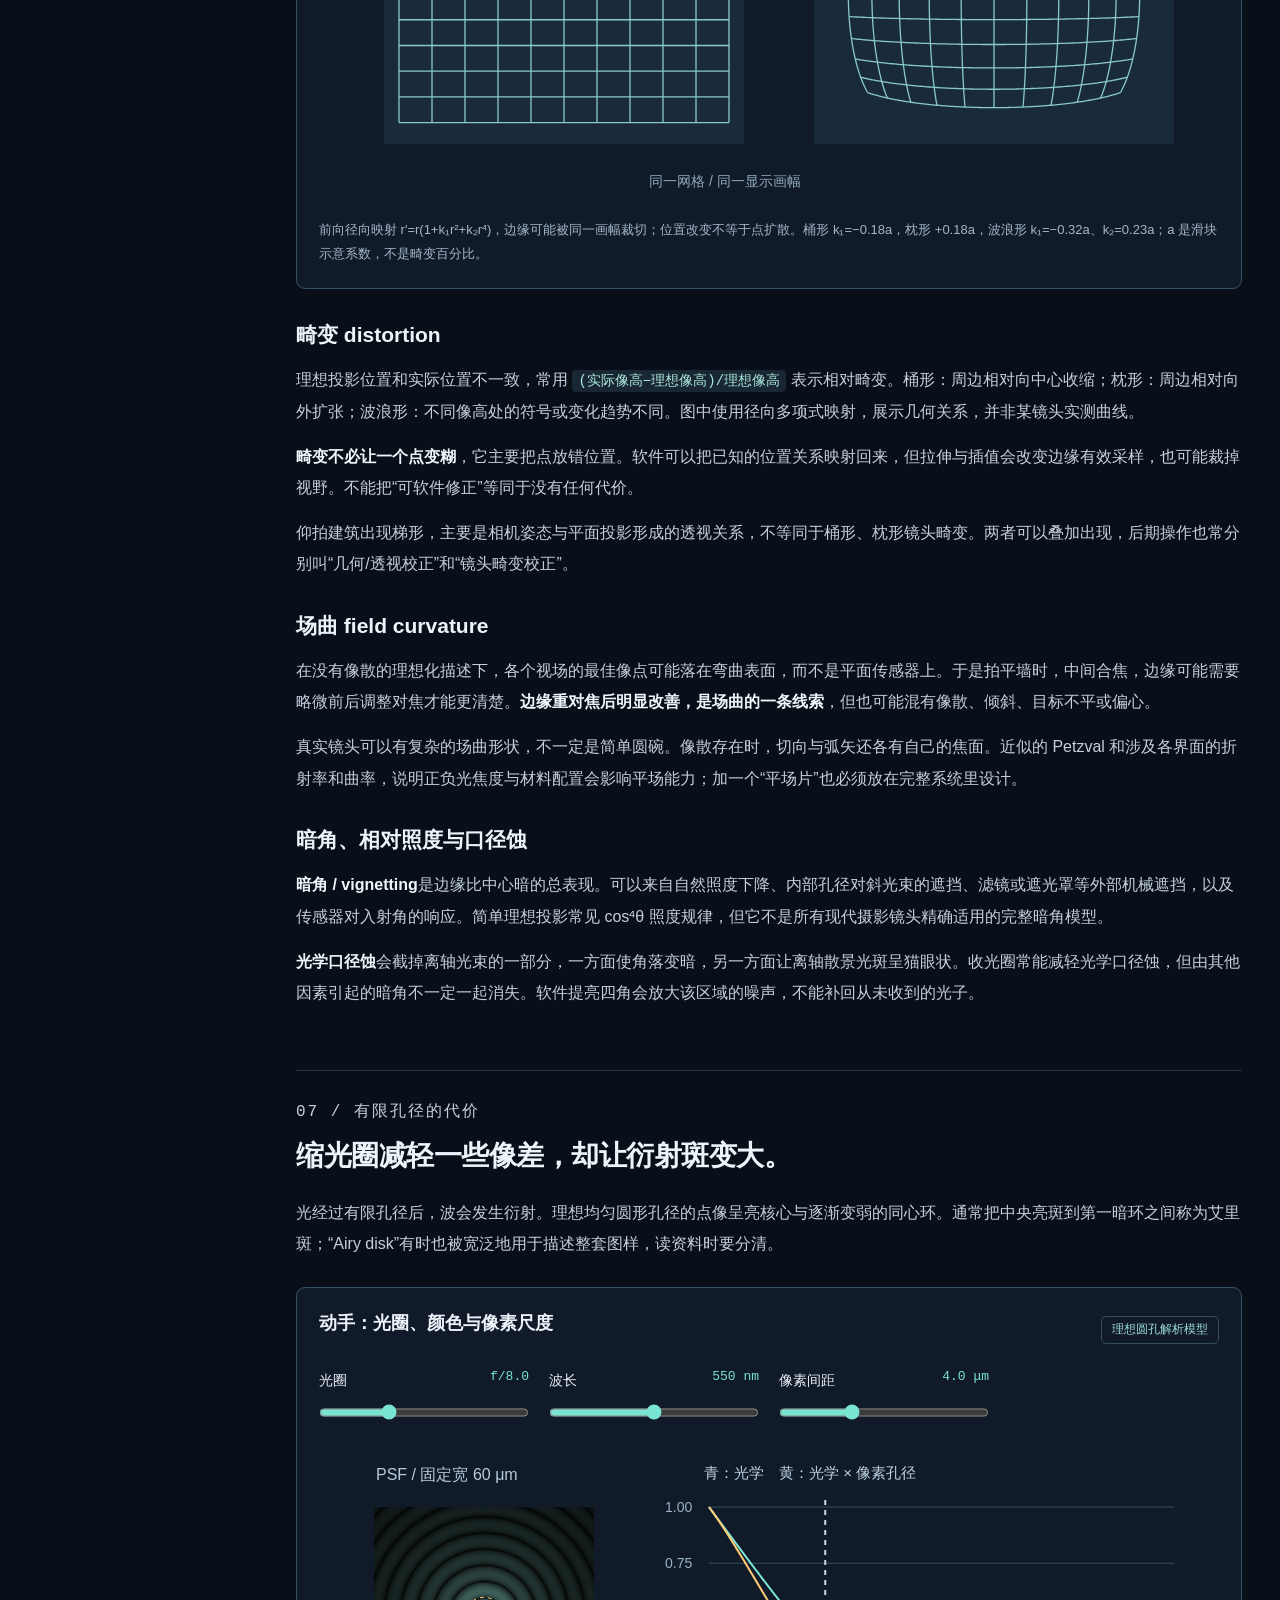
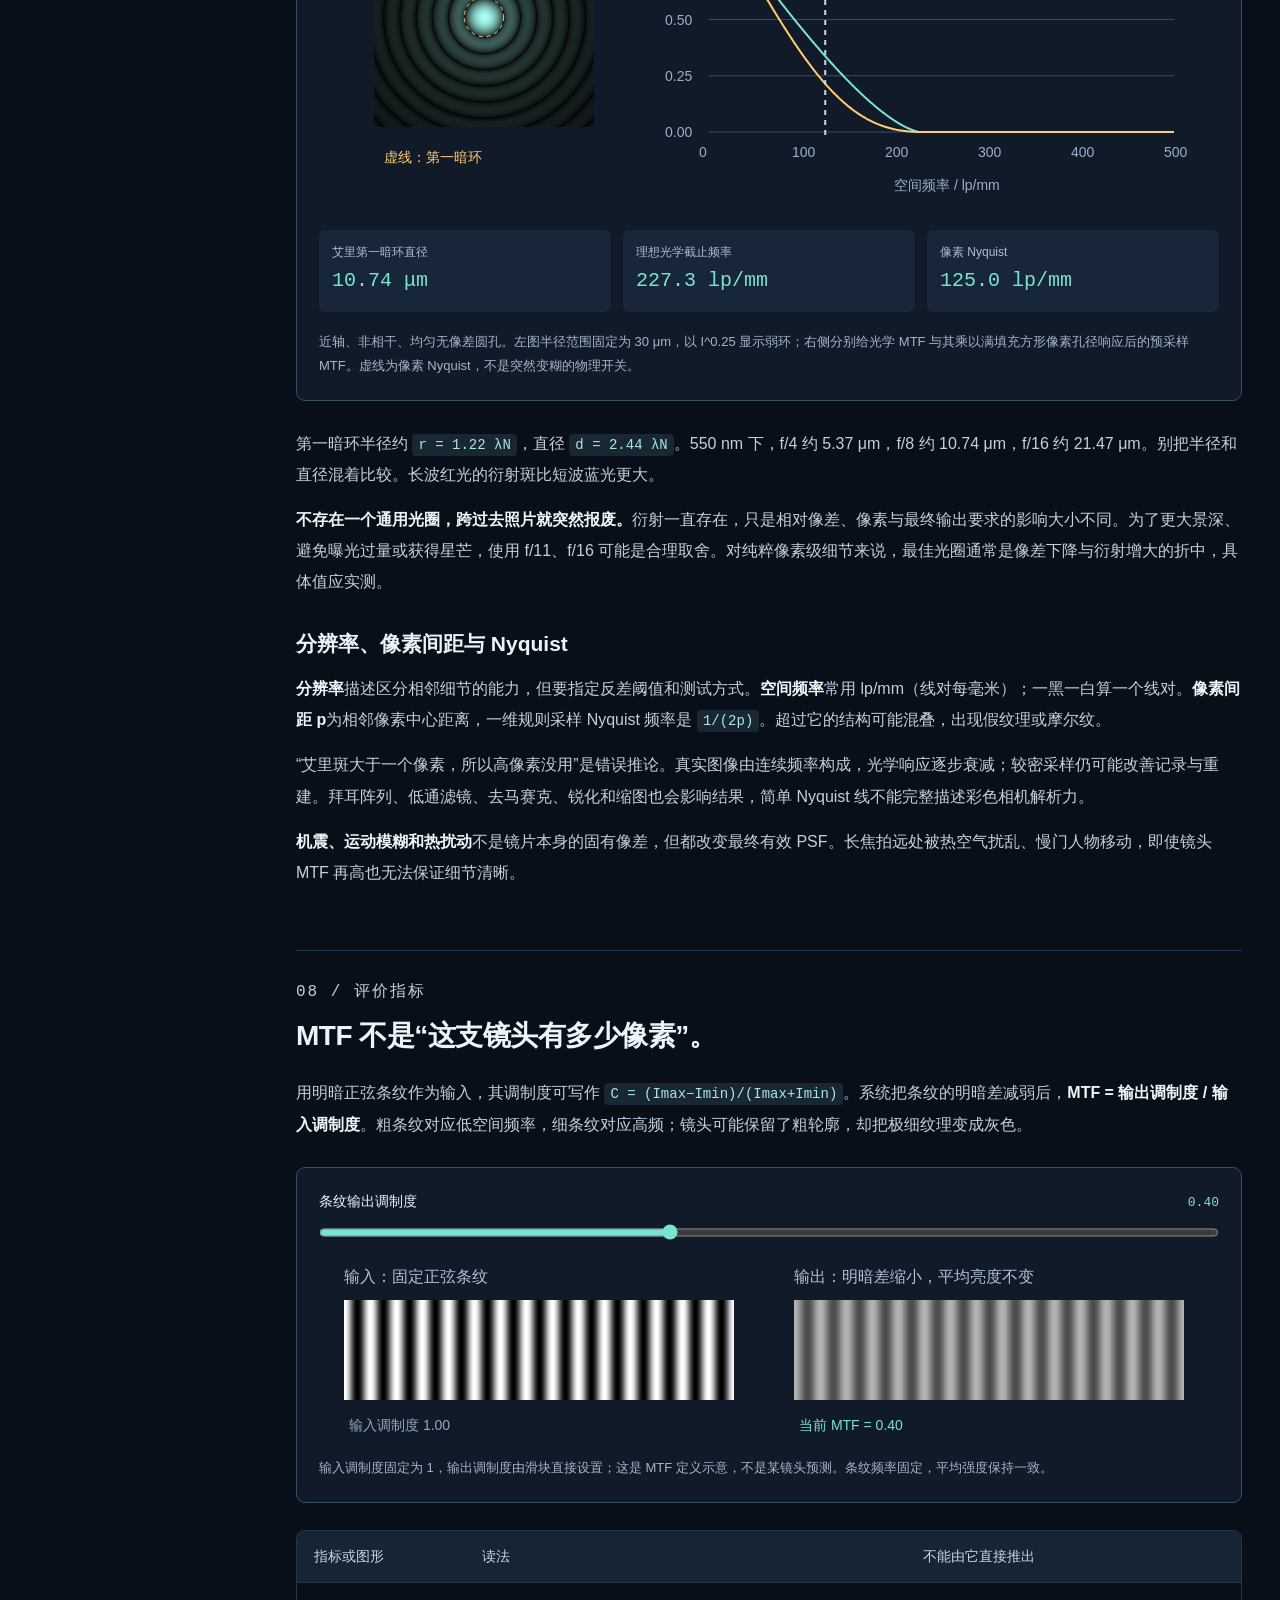
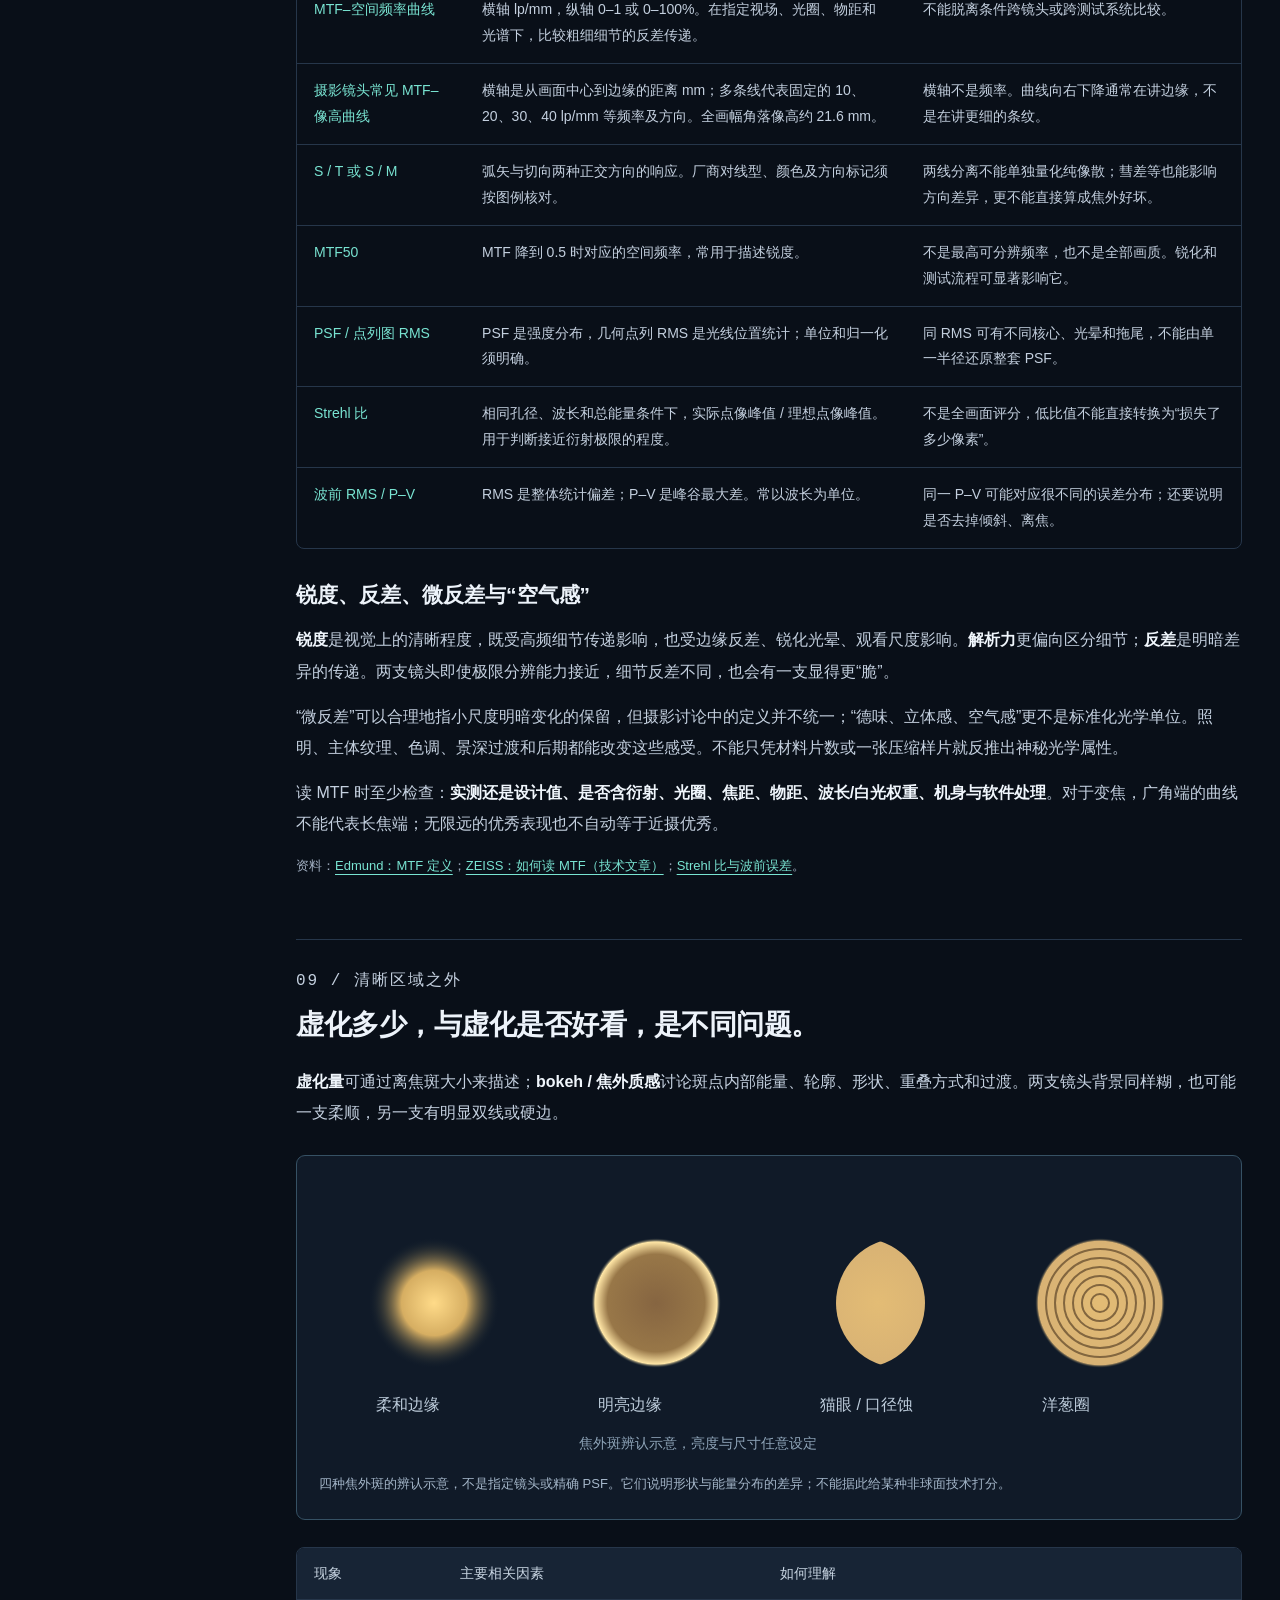
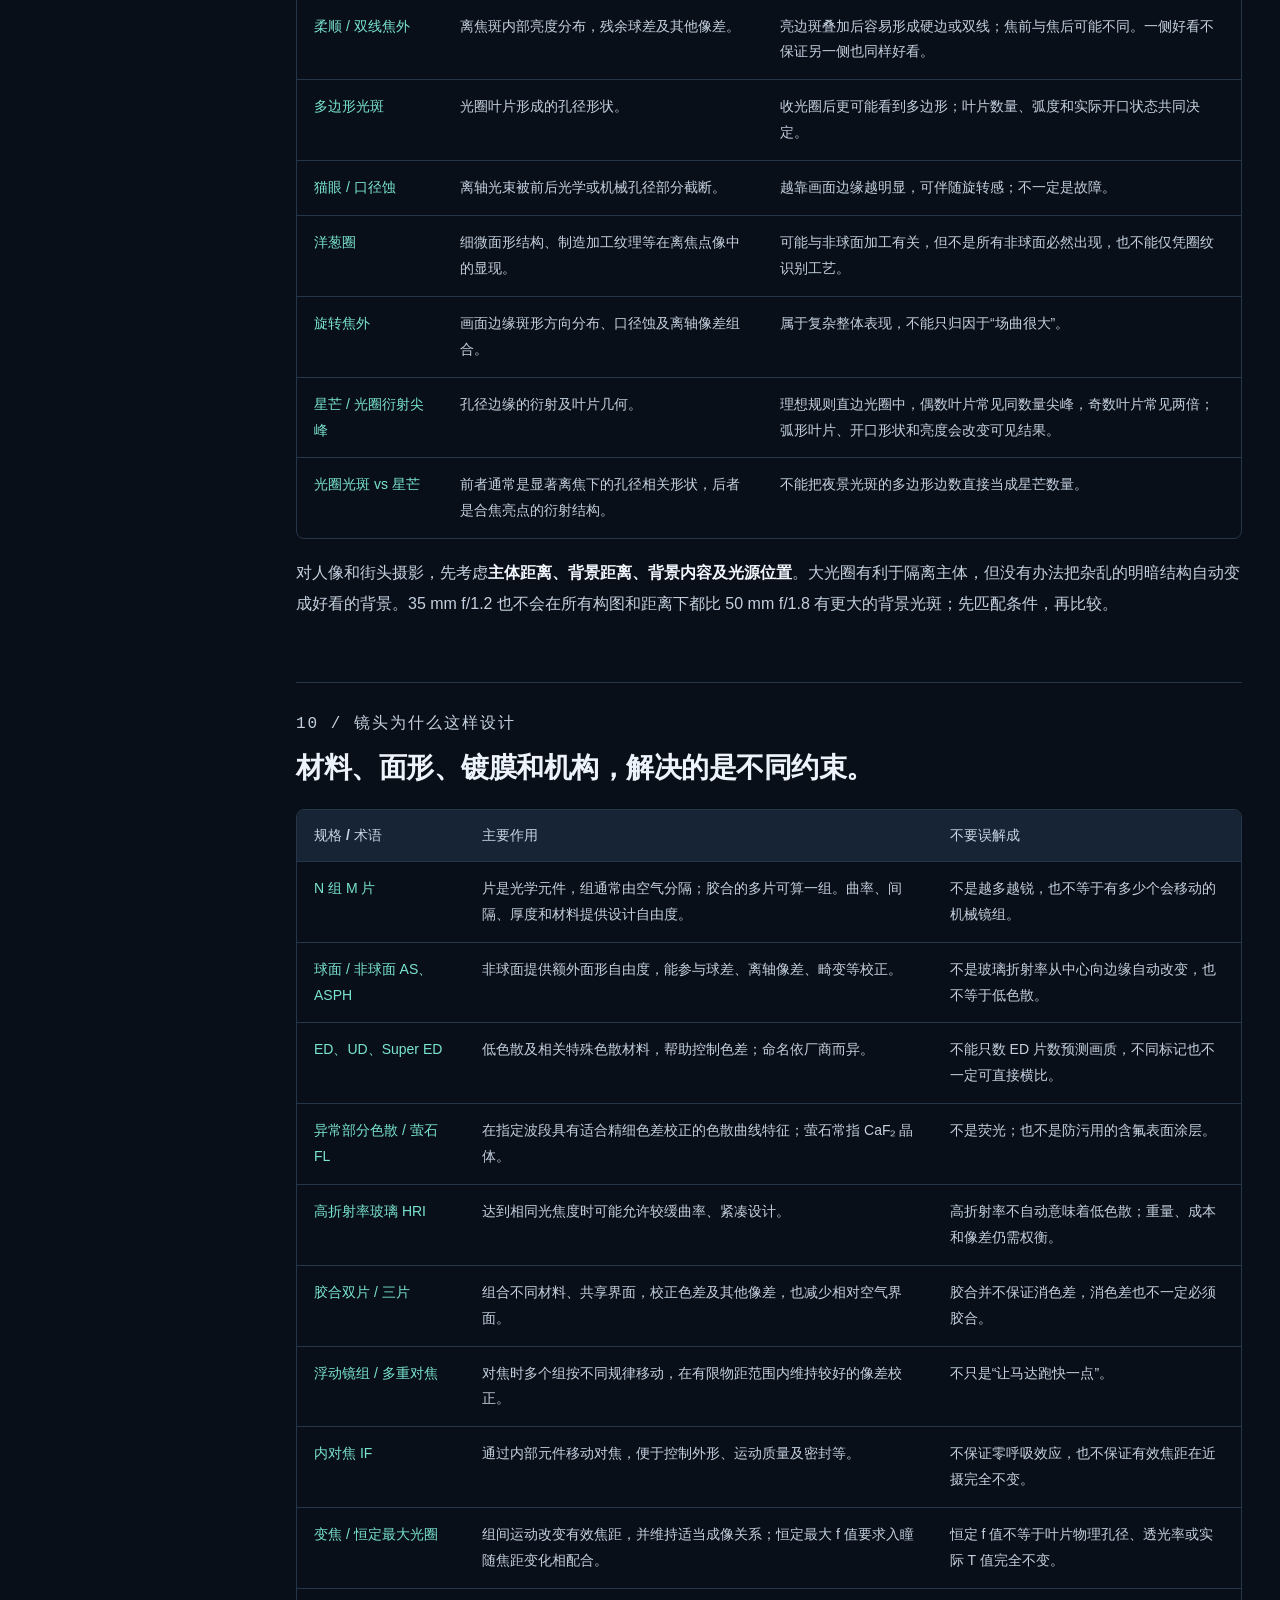
<file: docs/guide.html>
<!doctype html><html lang="zh-CN"><head><meta charset="utf-8"><meta name="viewport" content="width=device-width,initial-scale=1"><title>镜头光学图解 · 从成像原理到读懂画质</title><meta name="description" content="镜头光学系统教程：焦距、光圈、景深、像差、色差、衍射、MTF、焦外与镜头设计。含物理计算、可交互示意、成像对照及一手资料。"><link rel="icon" href="data:image/svg+xml,%3Csvg xmlns='http://www.w3.org/2000/svg' viewBox='0 0 32 32'%3E%3Crect width='32' height='32' rx='7' fill='%23101a28'/%3E%3Ccircle cx='16' cy='16' r='10' fill='none' stroke='%2379e4d2'/%3E%3Ccircle cx='16' cy='16' r='4' fill='%2379e4d2'/%3E%3C/svg%3E"><link rel="stylesheet" href="style.css"><link rel="stylesheet" href="guide.css"></head><body class="guide"><header><a class="brand" href="guide.html"><span class="brandmark">◉</span><span>镜头光学图解<small>UNDERSTAND THE IMAGE</small></span></a><nav><a href="index.html">项目首页</a><a href="lab.html">镜片组合实验室 ↗</a><a href="#sources">资料与模型</a></nav><span class="tag">系统教程 / 可交互图解</span></header>
<main><section class="intro"><div><p class="eyebrow">从光怎样传播，到照片为什么这样</p><h1>读懂镜头，先读懂它怎样改变一束光。</h1><p>按章节学习，也可以直接打开像差图鉴。公式解释数量关系，示意图解释结构，计算成像展示结果。手机上的宽图可横向滑动。</p></div></section>
<div class="guide-layout"><aside class="toc"><strong>学习路线</strong><a href="#map">00 / 先建立概念地图</a><a href="#geometry">01 / 焦距、视角与透视</a><a href="#focus">02 / 光圈、对焦与景深</a><a href="#wave">03 / 从光线到波前</a><a href="#atlas">04 / 像差成像图鉴</a><a href="#color">05 / 色散与两种色差</a><a href="#field">06 / 畸变、场曲与暗角</a><a href="#diffraction">07 / 衍射、像素与分辨率</a><a href="#mtf">08 / 读懂 MTF 与锐度</a><a href="#bokeh">09 / 焦外、口径蚀与星芒</a><a href="#design">10 / 镜片材料与结构设计</a><a href="#diagnosis">11 / 从照片反查原因</a><a href="#sources">12 / 公式、边界与资料</a></aside><div class="chapters">
<section id="map" class="chapter"><p class="eyebrow">00 / 概念地图</p><h2>先把“原因、现象、指标、解决办法”分开。</h2><p>例如，<strong>玻璃有色散 → 不同颜色折射程度不同 → 产生轴向或横向色差 → 照片出现彩边 → 用材料与光焦度组合校正</strong>。这条链上的词不能互换。“像差”和“色散”不是同一层级，镜头上的 ED、AS 也不是某种画质评分。</p>
<div class="conceptmap"><div><b>基础物理</b><span>折射、反射、色散<br>衍射、干涉</span></div><div><b>设计参数</b><span>材料、面形、间隔<br>孔径、光阑、对焦组</span></div><div><b>成像表现</b><span>焦距与景深<br>像差、暗角、杂散光</span></div><div><b>评价指标</b><span>PSF、MTF、畸变率<br>通光量、焦外表现</span></div></div>
<div class="callout"><strong>“清晰”没有一个万能数字。</strong>细节能否分开、轮廓是否有反差、颜色是否对齐、四角是否合焦、逆光是否发灰，都是不同的问题。镜头可以中心很锐、边角一般；也可以分辨率高，焦外却不合你的审美。</div>
<p>先建立一个统一想象：夜景里一盏极小的远处灯，是一个近似物点。镜头把它成像后，可能成为圆点、光晕、彗星形、带彩边的斑点。把一张照片的所有物点都这样处理，再叠加起来，就是最终图像。这个“一个点怎样变成像”的描述，是后面理解像差与 MTF 的桥梁。</p></section>

<section id="geometry" class="chapter"><p class="eyebrow">01 / 成像几何</p><h2>焦距决定成像尺度，机位决定透视。</h2><h3>折射率、折射与光焦度</h3><p><strong>折射率 n</strong>描述光在介质中的相速度与真空光速的关系，n = c/v。跨越界面时，光的频率不变，速度与波长改变；入射与折射方向满足 <code>n₁ sin θ₁ = n₂ sin θ₂</code>，角度从界面的法线量起。透镜利用不同位置的表面法线方向，把一束光改变成会聚或发散的光束。</p><p>正透镜对平行光有会聚作用，负透镜有发散作用。<strong>光焦度 Φ = 1/f</strong>，f 用米时单位为屈光度 D；它不是光圈。约 50 mm 的正透镜光焦度为 +20 D。完整镜头可以含有很强的正片和负片，最后只保留较温和的净会聚能力。</p>
<div class="tablewrap"><table><thead><tr><th>术语</th><th>严谨含义</th><th>常见误解</th></tr></thead><tbody>
<tr><td>有效焦距 EFL</td><td>系统在近轴条件下的成像尺度；空气中，像方主平面到后焦点的有符号距离。</td><td>不是镜头外壳长度，也不是前镜片到传感器的距离。</td></tr>
<tr><td>焦点 / 焦平面</td><td>轴上平行光会聚处为后焦点；近轴小角度平行光的理想像点落在相应焦平面。</td><td>有限距离的物体合焦时，其像面通常不位于无限远后焦平面。</td></tr>
<tr><td>主平面 / 节点</td><td>把复杂厚镜头等效成一阶成像系统的参考面和参考点；两侧介质相同时，相应节点与主点重合。</td><td>这些参考位置可以落在玻璃外。所谓“无视差旋转点”通常与入瞳有关，不能简单叫节点。</td></tr>
<tr><td>后焦距 BFL</td><td>从最后光学面顶点到后焦点的轴向距离。</td><td>不是有效焦距。广角反望远结构可有短焦距而长后焦距。</td></tr>
<tr><td>法兰距</td><td>机身卡口安装基准面到传感器面的机械距离。</td><td>与后焦距、焦距不是同一个量。</td></tr>
<tr><td>像圈 / 画幅</td><td>镜头可覆盖的圆形成像区域，以及传感器从中截取的矩形。</td><td>覆盖到了不等于整个区域都一样清晰或一样明亮。</td></tr></tbody></table></div>
<h3>焦距、视角、等效焦距</h3><p>理想直线投影、无限远对焦时，某一方向的视角近似 <code>α = 2 arctan(d / 2f)</code>，d 是传感器在该方向的长度。必须说清楚“水平、垂直还是对角视角”。同一焦距，画幅越小，截取的视野越窄；镜头的实际焦距并没有变。</p><p>例如“APS-C 上的 35 mm 相当于全画幅约 52.5 mm”，是约 1.5×裁切下的<strong>视角对应</strong>。35 mm 仍是 35 mm，f/1.8 的标称曝光含义也仍是 f/1.8。若进一步比较景深，要同时匹配机位、构图与最终观看尺寸；不能把“等效”当成所有性质都完全相同。</p>
<h3>透视、压缩感与广角拉伸</h3><p>在近似针孔模型里，物体像高与 <code>f × 物体高度 / 距离</code> 成正比。两个物体的相对大小主要由它们与相机的距离比例决定。<strong>站在原地换焦距，再把广角照片裁成相同视野，透视关系基本一致</strong>，忽略镜头投影差异与入瞳位置的小变化。</p><p>通常用长焦拍同样大的主体时，你会退得更远；退远以后，主体和背景与相机的距离之比更接近，于是背景显得更大、更“贴近”主体。35 mm 靠得很近拍脸时，鼻子比耳朵更靠近相机，相对比例被放大。这是拍摄距离的影响，不应笼统归咎为镜头桶形畸变。</p><p>直线投影广角在边缘还有把较大角度映射到平面上的拉伸；鱼眼则主动采用不同投影，让很多直线弯曲以容纳极大视角。这些投影选择也不能全叫“镜头做坏了”。</p><p class="source-note">资料：<a href="https://www.edmundoptics.com/knowledge-center/application-notes/imaging/understanding-focal-length-and-field-of-view/" target="_blank" rel="noopener">Edmund：焦距与视场</a>。</p></section>

<section id="focus" class="chapter"><p class="eyebrow">02 / 光圈与对焦</p><h2>光圈控制光锥，对焦决定光锥在哪里收拢。</h2><div class="lab"><div class="lab-title"><h3>动手：把 35 mm、50 mm 与光圈放进同一个模型</h3><span class="tag">薄透镜计算</span></div><div class="knobs"><label>焦距 <output id="gfOut"></output><input id="gf" type="range" min="24" max="200" step="1" value="35"></label><label>光圈 f 值 <output id="gnOut"></output><input id="gn" type="range" min="1.2" max="16" step=".1" value="1.8"></label><label>主体对焦距离 <output id="gsOut"></output><input id="gs" type="range" min=".5" max="10" step=".1" value="2"></label><label>容许弥散圈直径 <output id="gcOut"></output><input id="gc" type="range" min=".005" max=".05" step=".001" value=".03"></label></div><div class="quickbuttons"><button data-geo="35,1.2,2">35 mm / f1.2 / 2 m</button><button data-geo="50,1.8,2">50 mm / f1.8 / 2 m</button><button data-geo="50,1.8,2.857142857">50 mm / 退远至近似同构图</button></div><div id="geoDiagram" class="diagram-scroll" tabindex="0" role="img" aria-label="薄透镜物像位置与光锥示意"></div><div id="geoNumbers" class="numbergrid" aria-live="polite"></div><p class="caption">假定全画幅宽 36 mm，入瞳位于薄透镜处，背景固定距镜头 20 m。距离从主平面量起。光路是结构示意、横纵比例不同；数值由薄透镜公式计算。商用内对焦镜头在近距离可能偏离此模型。</p></div>
<h3>光圈值 f/N 与入瞳</h3><p><strong>N = f / D</strong>，D 是从物方看进去时光阑所成的像——入瞳——的直径，不一定等于光圈叶片孔径，也不等于前镜片或滤镜口径。50 mm f/2 的入瞳直径约 25 mm；同样 50 mm f/4 为 12.5 mm。</p><p>在同场景、同快门及相近透过率下，轴上像面照度近似正比于 <code>1/N²</code>。f 值乘 √2，光量约减半，也就是收小一挡。f/1.4 → f/2 → f/2.8 → f/4 → f/5.6 → f/8 是常见整挡序列。这里“孔径”常说直径，而采光量对应面积，不能线性相加。</p><p><strong>T 值</strong>再考虑光学透过率 τ：<code>T = N / √τ</code>。例如几何 f/2、透过率 81%，对应约 T2.22。T 值便于匹配曝光；景深与衍射主要仍由孔径几何和工作条件决定。增益 ISO 则发生在成像记录环节，不会把 f/4 变成 f/2 的光锥。</p>
<h3>对焦、失焦、弥散圈</h3><p>近轴薄透镜满足 <code>1/f = 1/u + 1/v</code>。不同物距 u 对应不同像距 v。对焦机构移动整个光学系统或内部镜组，让目标的像落在传感器上。相机显示“合焦”，也不意味着每一根光线都能完美到同一点，像差与衍射仍存在。</p><p>假如一个物点应该在传感器后方会聚，但传感器提前截断了光锥，就得到一个有限大小的<strong>弥散斑</strong>。几何近似下常把它当圆形；实际形状还受孔径、像差和口径蚀影响。<strong>容许弥散圈 CoC</strong>是你愿意把多大的斑点仍视作“足够清晰”的判断阈值，并非镜头常数。</p>
<h3>景深、焦深、超焦距</h3><p><strong>景深</strong>是在不重新对焦时，物方仍满足清晰度要求的距离范围；<strong>焦深</strong>是在像方，传感器或像面位置能容许的偏差范围。放大观看、近距离观看或要求更多细节时，容许弥散圈应更小，算出来的景深也更窄。严格说，理想模型里只有一个物平面完全合焦，其余只是“足够接近”。</p><p>超焦距近似 <code>H = f²/(N c) + f</code>，其中 c 为容许弥散圈直径。对到 H 时，远界到无限远，近界约为 H/2。<strong>“在景深内”不等于“和焦点处一样锐”</strong>；把重要远景放在容许模糊的边界，可能不符合高像素放大检查的要求。</p><p>更大光圈、更近拍摄通常会减少景深。比较焦距影响必须说明是否保持机位或主体构图：同机位下换长焦与退远保持同构图，是两种不同实验。“景深固定前 1/3、后 2/3”也不是普适定律，前后分配随条件变化。</p>
<h3>呼吸效应、焦点漂移与近摄</h3><p><strong>呼吸效应</strong>：改变对焦距离时，画面视角或成像尺度也变化，视频拉焦时像轻微变焦。<strong>焦点漂移 focus shift</strong>：常指收光圈后最佳焦点位置改变，残余球差可导致这一现象。<strong>变焦不齐焦</strong>：改变焦距后需要重新对焦；parfocal（齐焦）设计着重保持焦点，varifocal 则不保证。三者不是一回事。</p><p><strong>放大倍率</strong>是传感器上的像尺寸 / 实物尺寸；1:1 表示 10 mm 物体在传感器上长 10 mm。<strong>最近对焦距离</strong>通常从传感器平面量起，<strong>工作距离</strong>从镜头前端到被摄体量起。近摄时实际入射光锥、有效光圈、焦距与瞳孔放大率都可能变化，不能简单套用无限远曝光和景深直觉；对称薄透镜近似下工作 f 值约为 N(1+m)。</p><p class="source-note">资料：<a href="https://www.edmundoptics.com/knowledge-center/application-notes/imaging/lens-iris-aperture-setting/" target="_blank" rel="noopener">f 值、孔径与通光</a>；<a href="https://www.edmundoptics.com/knowledge-center/application-notes/imaging/depth-of-field-and-depth-of-focus/" target="_blank" rel="noopener">景深与焦深</a>。</p></section>

<section id="wave" class="chapter"><p class="eyebrow">03 / 光线与波动</p><h2>一束光不仅有方向，还有相位。</h2><p>光线追迹适合解释“光从哪里经过、会到哪里”。但孔径有限时，光具有波动性，不能只把最终结果看成一堆无宽度的线。<strong>波前</strong>是同一相位的位置组成的面；理想会聚波可以用以焦点为中心的球面波前描述。</p><p><strong>光程 OPL = ∫n ds</strong>同时考虑走过的长度与折射率。理想会聚要求各处光的相位关系合适。实际波前相对参考理想波前的光程偏差，叫 <strong>OPD / 波前像差</strong>，可以用 nm，也可以用多少个波长（waves）表示。同样 50 nm 的偏差，对 400 nm 蓝紫光比对 700 nm 红光更严重。</p><div class="conceptmap flow"><div><b>入瞳</b><span>孔径形状 + 振幅</span></div><div><b>波前</b><span>各位置的相位误差</span></div><div><b>PSF</b><span>一个点扩散成的像</span></div><div><b>成像 / MTF</b><span>细节如何叠加和衰减</span></div></div>
<p><strong>PSF（点扩散函数）</strong>是点光源的强度分布。对于近似线性、局部平移不变、非相干成像，图像可以看成物体强度与 PSF 的卷积。<strong>PSF 的傅里叶变换得到 OTF，OTF 的幅值部分就是 MTF</strong>。所以“点像变大”与“细条纹反差降低”其实是同一套成像过程的不同描述。</p><p>“几何点列图”与“衍射 PSF 图”不能混为一谈：前者画光线落点，后者计算相位干涉后的能量分布。上一页实验室是几何追迹；下面图鉴则用标量傅里叶光学计算。两者适用层次不同，不应直接把数值互相替代。</p></section>

<section id="atlas" class="chapter"><p class="eyebrow">04 / 像差成像图鉴</p><h2>同样叫“糊”，一个点的糊法可以完全不同。</h2><p>下面先只用 550 nm 单色光，排除色差。点击一种现象，左边看波前，右边看点像，底部看它对条纹、文字和点阵的影响。<strong>计算中的像差模式被单独施加，现实镜头往往是几种混合。</strong></p>
<div class="lab"><div class="atlas-controls"><label>现象<select id="abType"><option value="ideal">理想圆孔 · 只有衍射</option><option value="defocus">失焦 · 整束光错过像面</option><option value="spherical">球差 · 不同孔径区不同焦点</option><option value="coma">彗差 · 点像不对称</option><option value="astigmatism">像散 · 两方向难同时合焦</option><option value="astig-near">像散 · 朝一个线焦面移动</option><option value="astig-far">像散 · 朝另一个线焦面移动</option></select></label><label>模式系数<select id="abLevel"><option value="0.08">0.08 waves · 较小</option><option value="0.2" selected>0.20 waves · 明显</option><option value="0.4">0.40 waves · 较大</option></select></label><div id="abMetric" class="mini-readout"></div></div>
<div class="wave-pair"><figure><img id="waveImg" src="guide-assets/ideal-wave.png" alt="入瞳内波前误差分布" width="320" height="320"><figcaption>波前误差，固定色标 −1.6 → +1.6 waves<br><span class="colorscale"></span></figcaption></figure><figure><img id="psfImg" src="guide-assets/ideal-psf.png" alt="傅里叶计算的点扩散函数" width="405" height="405"><figcaption>PSF，窗口宽 44.55 μm；共享对数显示<br>亮度范围：理想峰值的 10⁻⁴ → 1</figcaption></figure></div><div class="image-pair"><figure><img src="guide-assets/ideal-image.png" width="512" height="256" alt="理想衍射受限系统的测试图成像"><figcaption>理想同孔径成像：仍然含衍射</figcaption></figure><figure><img id="abImage" src="guide-assets/ideal-image.png" width="512" height="256" alt="当前像差下的测试图计算成像"><figcaption>当前成像：同一测试图、相同尺度与线性曝光</figcaption></figure></div><p class="caption">f/4、550 nm、均匀圆形入瞳，19 组预计算结果。测试图宽 281.6 μm。PSF 使用对数显示以看清弱光环；下方成像使用线性强度，不能按上方颜色亮度估计照片反差。系数定义与数值误差见资料章。</p></div>
<article id="abExplanation" class="explanation" aria-live="polite"></article>
<h3>球差：不只是“没对上焦”</h3><p>同一轴上物点、同一颜色，经过中心附近和边缘的光线交轴位置不同。常见单正透镜的边缘光线可能更早会聚，但校正后的系统也可出现相反符号，因此不能死记“边缘一定焦在前面”。把传感器前后移动只能选择一个折中焦面，无法同时让所有孔径区完美重合。</p><p>照片中可能表现为清晰核心外罩柔光，降低微小细节的反差，也会改变焦前和焦后的散景。收光圈屏蔽边缘光线，通常能减轻球差，但不代表总画质会随收光圈无限改善；之后还有衍射。非球面、合理镜片弯曲、材料与光焦度分配都可参与校正。</p>
<h3>彗差：画面边上的灯为什么像小翅膀？</h3><p>对于离轴物点，不同孔径区贡献的位置和成像尺度不同，形成不对称的点像。星空、夜景灯点、车灯高反差边缘特别容易暴露它。实际镜头里常与像散混合，出现鸟翼、三角、拉尾等形态；看到“小翅膀”不能凭形状就把其他像差全部排除。</p><p>收光圈通常有帮助；光阑位置、镜片形状、非球面及系统对称性也会影响它。<strong>相机抖动和星轨同样能把点拉长</strong>，但往往有全画面方向规律或随曝光时间改变，诊断时要先排除。</p>
<h3>像散：为什么横向清楚，纵向却糊？</h3><p>离轴物点的切向和弧矢光束有不同最佳焦位置，两个典型线焦之间存在折中区域。图鉴选择“朝一个线焦面移动”，再选“朝另一个”，能看见点像伸长方向改变。中间位置可能较接近圆或呈复杂十字分布，不一定始终是椭圆。</p><p>镜头的离轴像散与眼科里常见的“散光”概念有联系，但镜头即使各镜片绕轴旋转对称，也能出现离轴像散；不必存在一块肉眼看起来歪斜的镜片。偏心或装调误差还会带来额外、非对称的像差。</p><p class="source-note">资料：<a href="https://www.edmundoptics.com/knowledge-center/application-notes/optics/chromatic-and-monochromatic-optical-aberrations/" target="_blank" rel="noopener">单色与色差分类</a>；<a href="https://www.edmundoptics.com/knowledge-center/application-notes/optics/comparison-of-optical-aberrations/" target="_blank" rel="noopener">像差模式比较</a>。</p></section>

<section id="color" class="chapter"><p class="eyebrow">05 / 材料与颜色</p><h2>色散是材料性质，色差才是成像后果。</h2><p>普通光学玻璃在可见光正常色散区，短波光的折射率通常更高，单正透镜对蓝光的聚焦通常更强。但这是常见材料和结构下的趋势，不是宇宙中任何介质都必须如此。更完整的材料行为由 <strong>n(λ)</strong> 曲线描述。</p><div class="lab"><h3>真实材料数据：两种玻璃的色散</h3><div class="diagram-scroll" tabindex="0" aria-label="图表，可横向滚动"><canvas id="dispersion" width="860" height="320" role="img" aria-label="SCHOTT N-BK7 与 N-F2 的相对折射率随波长变化"></canvas></div><p class="caption">使用 SCHOTT Sellmeier 系数；纵轴 n(λ) − n(587.6 nm)，因此两曲线在 d 线均为 0，不代表绝对折射率相同。</p></div>
<div class="tablewrap"><table><thead><tr><th>术语</th><th>原理</th><th>结果与对策</th></tr></thead><tbody><tr><td>阿贝数 Vd</td><td><code>(nd−1)/(nF−nC)</code>；衡量选定可见波段的相对色散，V 大通常意味着色散较弱。</td><td>不是折射率本身，也不是越大就一定能做出越好的镜头。只靠一个 V 无法描述完整光谱形状。</td></tr><tr><td>轴向色差 / 纵向色差<br>Longitudinal CA / LoCA</td><td>不同颜色的最佳焦面在光轴方向上前后错开。</td><td>中心也可能出现；焦前焦后高反差边缘呈不同颜色。通常不能只靠缩放颜色通道彻底修好。收光圈可减轻可见模糊，但并未改变材料色散。</td></tr><tr><td>横向色差 / 倍率色差<br>Lateral / Transverse CA</td><td>不同颜色在同一像面上的成像倍率不同。</td><td>常在边缘表现为两侧不同颜色的轮廓，理想对称系统轴上为零。通常可用通道几何校正改善；收光圈一般不是主要解法。</td></tr><tr><td>二级光谱</td><td>消色差双片让两个选定波长重合后，其他波长仍存在残余焦差。</td><td>“消色差”不等于所有颜色从此完全重合。材料的异常部分色散可帮助进一步校正。</td></tr><tr><td>球色差 / Spherochromatism</td><td>球差本身随波长变化。</td><td>即使不同颜色的近轴焦点一致，全孔径边缘光线仍可能对不齐；不能只检查三条近轴光线。</td></tr><tr><td>APO / 复消色差</td><td>比普通消色差更严格地控制多波长焦差，传统定义涉及多波长与球差校正。</td><td>摄影商品命名的严格程度不完全一致；它不是一个可跨厂商直接比较的“零色差认证”。</td></tr><tr><td>紫边</td><td>一种看到的颜色现象，不是唯一的物理病因。</td><td>可能涉及轴向色差、球色差、传感器过曝或处理流程。不能看到紫色就断定“ED 数量不够”。</td></tr></tbody></table></div>
<div class="lab"><div class="lab-title"><h3>辨认：两种色差的轮廓</h3><span class="tag">夸张示意 / 非镜头实测</span></div><div class="diagram-scroll" tabindex="0" aria-label="图表，可横向滚动"><canvas id="colorDemo" width="860" height="285" role="img" aria-label="轴向色差的同心不同模糊与横向色差的通道倍率错位"></canvas></div><p class="caption">左：三个颜色成分同中心但模糊尺度不同；右：各颜色的图像倍率不同。通道颜色和程度仅为辨认现象的示意，没有指定真实玻璃处方。</p></div>
<p>正低色散片与负高色散片配合，可以让色焦差互相抵消，同时留下净正光焦度。薄片接触近似下的条件是 <code>Φ₁/V₁ + Φ₂/V₂ ≈ 0</code>。这也说明：<strong>把所有镜片都换成同一种“好玻璃”不一定更好</strong>，设计需要适合相互补偿的材料组合。</p><p><a href="lab.html">去组合实验室</a>，选择双胶合，再把第二片也改成 N-BK7，就能直接观察这种补偿关系被破坏。非球面改变面形；ED 改善材料色散选择，两者各有所长，也可以出现在同一片元件上。</p></section>

<section id="field" class="chapter"><p class="eyebrow">06 / 画面位置与亮度</p><h2>直线弯了、四角暗了、边缘不合焦，是三件事。</h2><div class="lab"><div class="atlas-controls"><label>观察项目<select id="fieldType"><option value="barrel">桶形畸变</option><option value="pincushion">枕形畸变</option><option value="moustache">波浪 / 胡须形畸变</option><option value="vignette">暗角：相对照度下降</option><option value="curvature">场曲：弯曲的最佳像面</option></select></label><label>示意程度 <output id="fieldStrengthOut"></output><input id="fieldStrength" type="range" min="0" max="1" step=".01" value=".65"></label></div><div class="diagram-scroll" tabindex="0" aria-label="图表，可横向滚动"><canvas id="fieldCanvas" width="900" height="410" role="img" aria-label="畸变、暗角与场曲的可交互示意"></canvas></div><p id="fieldCaption" class="caption"></p></div>
<h3>畸变 distortion</h3><p>理想投影位置和实际位置不一致，常用 <code>(实际像高−理想像高)/理想像高</code> 表示相对畸变。桶形：周边相对向中心收缩；枕形：周边相对向外扩张；波浪形：不同像高处的符号或变化趋势不同。图中使用径向多项式映射，展示几何关系，并非某镜头实测曲线。</p><p><strong>畸变不必让一个点变糊</strong>，它主要把点放错位置。软件可以把已知的位置关系映射回来，但拉伸与插值会改变边缘有效采样，也可能裁掉视野。不能把“可软件修正”等同于没有任何代价。</p><p>仰拍建筑出现梯形，主要是相机姿态与平面投影形成的透视关系，不等同于桶形、枕形镜头畸变。两者可以叠加出现，后期操作也常分别叫“几何/透视校正”和“镜头畸变校正”。</p>
<h3>场曲 field curvature</h3><p>在没有像散的理想化描述下，各个视场的最佳像点可能落在弯曲表面，而不是平面传感器上。于是拍平墙时，中间合焦，边缘可能需要略微前后调整对焦才能更清楚。<strong>边缘重对焦后明显改善，是场曲的一条线索</strong>，但也可能混有像散、倾斜、目标不平或偏心。</p><p>真实镜头可以有复杂的场曲形状，不一定是简单圆碗。像散存在时，切向与弧矢还各有自己的焦面。近似的 Petzval 和涉及各界面的折射率和曲率，说明正负光焦度与材料配置会影响平场能力；加一个“平场片”也必须放在完整系统里设计。</p>
<h3>暗角、相对照度与口径蚀</h3><p><strong>暗角 / vignetting</strong>是边缘比中心暗的总表现。可以来自自然照度下降、内部孔径对斜光束的遮挡、滤镜或遮光罩等外部机械遮挡，以及传感器对入射角的响应。简单理想投影常见 cos⁴θ 照度规律，但它不是所有现代摄影镜头精确适用的完整暗角模型。</p><p><strong>光学口径蚀</strong>会截掉离轴光束的一部分，一方面使角落变暗，另一方面让离轴散景光斑呈猫眼状。收光圈常能减轻光学口径蚀，但由其他因素引起的暗角不一定一起消失。软件提亮四角会放大该区域的噪声，不能补回从未收到的光子。</p></section>

<section id="diffraction" class="chapter"><p class="eyebrow">07 / 有限孔径的代价</p><h2>缩光圈减轻一些像差，却让衍射斑变大。</h2><p>光经过有限孔径后，波会发生衍射。理想均匀圆形孔径的点像呈亮核心与逐渐变弱的同心环。通常把中央亮斑到第一暗环之间称为艾里斑；“Airy disk”有时也被宽泛地用于描述整套图样，读资料时要分清。</p><div class="lab"><div class="lab-title"><h3>动手：光圈、颜色与像素尺度</h3><span class="tag">理想圆孔解析模型</span></div><div class="knobs"><label>光圈 <output id="dnOut"></output><input id="dn" type="range" min="1.4" max="22" step=".1" value="8"></label><label>波长 <output id="dlOut"></output><input id="dl" type="range" min="400" max="700" step="10" value="550"></label><label>像素间距 <output id="dpOut"></output><input id="dp" type="range" min="2" max="8" step=".1" value="4"></label></div><div class="diagram-scroll" tabindex="0" aria-label="图表，可横向滚动"><canvas id="diffCanvas" width="900" height="370" role="img" aria-label="艾里点像与理想光学MTF和像素孔径响应"></canvas></div><div id="diffNumbers" class="numbergrid"></div><p class="caption">近轴、非相干、均匀无像差圆孔。左图半径范围固定为 30 μm，以 I^0.25 显示弱环；右侧分别给光学 MTF 与其乘以满填充方形像素孔径响应后的预采样 MTF。虚线为像素 Nyquist，不是突然变糊的物理开关。</p></div>
<p>第一暗环半径约 <code>r = 1.22 λN</code>，直径 <code>d = 2.44 λN</code>。550 nm 下，f/4 约 5.37 μm，f/8 约 10.74 μm，f/16 约 21.47 μm。别把半径和直径混着比较。长波红光的衍射斑比短波蓝光更大。</p><p><strong>不存在一个通用光圈，跨过去照片就突然报废。</strong>衍射一直存在，只是相对像差、像素与最终输出要求的影响大小不同。为了更大景深、避免曝光过量或获得星芒，使用 f/11、f/16 可能是合理取舍。对纯粹像素级细节来说，最佳光圈通常是像差下降与衍射增大的折中，具体值应实测。</p>
<h3>分辨率、像素间距与 Nyquist</h3><p><strong>分辨率</strong>描述区分相邻细节的能力，但要指定反差阈值和测试方式。<strong>空间频率</strong>常用 lp/mm（线对每毫米）；一黑一白算一个线对。<strong>像素间距 p</strong>为相邻像素中心距离，一维规则采样 Nyquist 频率是 <code>1/(2p)</code>。超过它的结构可能混叠，出现假纹理或摩尔纹。</p><p>“艾里斑大于一个像素，所以高像素没用”是错误推论。真实图像由连续频率构成，光学响应逐步衰减；较密采样仍可能改善记录与重建。拜耳阵列、低通滤镜、去马赛克、锐化和缩图也会影响结果，简单 Nyquist 线不能完整描述彩色相机解析力。</p><p><strong>机震、运动模糊和热扰动</strong>不是镜片本身的固有像差，但都改变最终有效 PSF。长焦拍远处被热空气扰乱、慢门人物移动，即使镜头 MTF 再高也无法保证细节清晰。</p></section>

<section id="mtf" class="chapter"><p class="eyebrow">08 / 评价指标</p><h2>MTF 不是“这支镜头有多少像素”。</h2><p>用明暗正弦条纹作为输入，其调制度可写作 <code>C = (Imax−Imin)/(Imax+Imin)</code>。系统把条纹的明暗差减弱后，<strong>MTF = 输出调制度 / 输入调制度</strong>。粗条纹对应低空间频率，细条纹对应高频；镜头可能保留了粗轮廓，却把极细纹理变成灰色。</p><div class="lab"><label class="label" for="contrast">条纹输出调制度 <output id="contrastOut"></output></label><input id="contrast" type="range" min=".02" max="1" step=".01" value=".4"><div class="diagram-scroll" tabindex="0" aria-label="图表，可横向滚动"><canvas id="mtfBars" width="900" height="190" role="img" aria-label="相同平均亮度下正弦条纹的调制度变化"></canvas></div><p class="caption">输入调制度固定为 1，输出调制度由滑块直接设置；这是 MTF 定义示意，不是某镜头预测。条纹频率固定，平均强度保持一致。</p></div>
<div class="tablewrap"><table><thead><tr><th>指标或图形</th><th>读法</th><th>不能由它直接推出</th></tr></thead><tbody><tr><td>MTF–空间频率曲线</td><td>横轴 lp/mm，纵轴 0–1 或 0–100%。在指定视场、光圈、物距和光谱下，比较粗细细节的反差传递。</td><td>不能脱离条件跨镜头或跨测试系统比较。</td></tr><tr><td>摄影镜头常见 MTF–像高曲线</td><td>横轴是从画面中心到边缘的距离 mm；多条线代表固定的 10、20、30、40 lp/mm 等频率及方向。全画幅角落像高约 21.6 mm。</td><td>横轴不是频率。曲线向右下降通常在讲边缘，不是在讲更细的条纹。</td></tr><tr><td>S / T 或 S / M</td><td>弧矢与切向两种正交方向的响应。厂商对线型、颜色及方向标记须按图例核对。</td><td>两线分离不能单独量化纯像散；彗差等也能影响方向差异，更不能直接算成焦外好坏。</td></tr><tr><td>MTF50</td><td>MTF 降到 0.5 时对应的空间频率，常用于描述锐度。</td><td>不是最高可分辨频率，也不是全部画质。锐化和测试流程可显著影响它。</td></tr><tr><td>PSF / 点列图 RMS</td><td>PSF 是强度分布，几何点列 RMS 是光线位置统计；单位和归一化须明确。</td><td>同 RMS 可有不同核心、光晕和拖尾，不能由单一半径还原整套 PSF。</td></tr><tr><td>Strehl 比</td><td>相同孔径、波长和总能量条件下，实际点像峰值 / 理想点像峰值。用于判断接近衍射极限的程度。</td><td>不是全画面评分，低比值不能直接转换为“损失了多少像素”。</td></tr><tr><td>波前 RMS / P–V</td><td>RMS 是整体统计偏差；P–V 是峰谷最大差。常以波长为单位。</td><td>同一 P–V 可能对应很不同的误差分布；还要说明是否去掉倾斜、离焦。</td></tr></tbody></table></div>
<h3>锐度、反差、微反差与“空气感”</h3><p><strong>锐度</strong>是视觉上的清晰程度，既受高频细节传递影响，也受边缘反差、锐化光晕、观看尺度影响。<strong>解析力</strong>更偏向区分细节；<strong>反差</strong>是明暗差异的传递。两支镜头即使极限分辨能力接近，细节反差不同，也会有一支显得更“脆”。</p><p>“微反差”可以合理地指小尺度明暗变化的保留，但摄影讨论中的定义并不统一；“德味、立体感、空气感”更不是标准化光学单位。照明、主体纹理、色调、景深过渡和后期都能改变这些感受。不能只凭材料片数或一张压缩样片就反推出神秘光学属性。</p><p>读 MTF 时至少检查：<strong>实测还是设计值、是否含衍射、光圈、焦距、物距、波长/白光权重、机身与软件处理</strong>。对于变焦，广角端的曲线不能代表长焦端；无限远的优秀表现也不自动等于近摄优秀。</p><p class="source-note">资料：<a href="https://www.edmundoptics.com/knowledge-center/application-notes/imaging/modulation-transfer-function-mtf-and-mtf-curves/" target="_blank" rel="noopener">Edmund：MTF 定义</a>；<a href="https://lenspire.zeiss.com/photo/app/uploads/2022/02/technical-article-how-to-read-mtf-curves-01.pdf" target="_blank" rel="noopener">ZEISS：如何读 MTF（技术文章）</a>；<a href="https://www.edmundoptics.com/knowledge-center/application-notes/lasers/beam-quality-and-strehl-ratio/" target="_blank" rel="noopener">Strehl 比与波前误差</a>。</p></section>

<section id="bokeh" class="chapter"><p class="eyebrow">09 / 清晰区域之外</p><h2>虚化多少，与虚化是否好看，是不同问题。</h2><p><strong>虚化量</strong>可通过离焦斑大小来描述；<strong>bokeh / 焦外质感</strong>讨论斑点内部能量、轮廓、形状、重叠方式和过渡。两支镜头背景同样糊，也可能一支柔顺，另一支有明显双线或硬边。</p><div class="lab"><div class="diagram-scroll" tabindex="0" aria-label="图表，可横向滚动"><canvas id="bokehCanvas" width="900" height="280" role="img" aria-label="平滑圆斑、亮边斑、口径蚀猫眼与洋葱圈示意"></canvas></div><p class="caption">四种焦外斑的辨认示意，不是指定镜头或精确 PSF。它们说明形状与能量分布的差异；不能据此给某种非球面技术打分。</p></div>
<div class="tablewrap"><table><thead><tr><th>现象</th><th>主要相关因素</th><th>如何理解</th></tr></thead><tbody><tr><td>柔顺 / 双线焦外</td><td>离焦斑内部亮度分布，残余球差及其他像差。</td><td>亮边斑叠加后容易形成硬边或双线；焦前与焦后可能不同。一侧好看不保证另一侧也同样好看。</td></tr><tr><td>多边形光斑</td><td>光圈叶片形成的孔径形状。</td><td>收光圈后更可能看到多边形；叶片数量、弧度和实际开口状态共同决定。</td></tr><tr><td>猫眼 / 口径蚀</td><td>离轴光束被前后光学或机械孔径部分截断。</td><td>越靠画面边缘越明显，可伴随旋转感；不一定是故障。</td></tr><tr><td>洋葱圈</td><td>细微面形结构、制造加工纹理等在离焦点像中的显现。</td><td>可能与非球面加工有关，但不是所有非球面必然出现，也不能仅凭圈纹识别工艺。</td></tr><tr><td>旋转焦外</td><td>画面边缘斑形方向分布、口径蚀及离轴像差组合。</td><td>属于复杂整体表现，不能只归因于“场曲很大”。</td></tr><tr><td>星芒 / 光圈衍射尖峰</td><td>孔径边缘的衍射及叶片几何。</td><td>理想规则直边光圈中，偶数叶片常见同数量尖峰，奇数叶片常见两倍；弧形叶片、开口形状和亮度会改变可见结果。</td></tr><tr><td>光圈光斑 vs 星芒</td><td>前者通常是显著离焦下的孔径相关形状，后者是合焦亮点的衍射结构。</td><td>不能把夜景光斑的多边形边数直接当成星芒数量。</td></tr></tbody></table></div>
<p>对人像和街头摄影，先考虑<strong>主体距离、背景距离、背景内容及光源位置</strong>。大光圈有利于隔离主体，但没有办法把杂乱的明暗结构自动变成好看的背景。35 mm f/1.2 也不会在所有构图和距离下都比 50 mm f/1.8 有更大的背景光斑；先匹配条件，再比较。</p></section>

<section id="design" class="chapter"><p class="eyebrow">10 / 镜头为什么这样设计</p><h2>材料、面形、镀膜和机构，解决的是不同约束。</h2><div class="tablewrap"><table><thead><tr><th>规格 / 术语</th><th>主要作用</th><th>不要误解成</th></tr></thead><tbody><tr><td>N 组 M 片</td><td>片是光学元件，组通常由空气分隔；胶合的多片可算一组。曲率、间隔、厚度和材料提供设计自由度。</td><td>不是越多越锐，也不等于有多少个会移动的机械镜组。</td></tr><tr><td>球面 / 非球面 AS、ASPH</td><td>非球面提供额外面形自由度，能参与球差、离轴像差、畸变等校正。</td><td>不是玻璃折射率从中心向边缘自动改变，也不等于低色散。</td></tr><tr><td>ED、UD、Super ED</td><td>低色散及相关特殊色散材料，帮助控制色差；命名依厂商而异。</td><td>不能只数 ED 片数预测画质，不同标记也不一定可直接横比。</td></tr><tr><td>异常部分色散 / 萤石 FL</td><td>在指定波段具有适合精细色差校正的色散曲线特征；萤石常指 CaF₂ 晶体。</td><td>不是荧光；也不是防污用的含氟表面涂层。</td></tr><tr><td>高折射率玻璃 HRI</td><td>达到相同光焦度时可能允许较缓曲率、紧凑设计。</td><td>高折射率不自动意味着低色散；重量、成本和像差仍需权衡。</td></tr><tr><td>胶合双片 / 三片</td><td>组合不同材料、共享界面，校正色差及其他像差，也减少相对空气界面。</td><td>胶合并不保证消色差，消色差也不一定必须胶合。</td></tr><tr><td>浮动镜组 / 多重对焦</td><td>对焦时多个组按不同规律移动，在有限物距范围内维持较好的像差校正。</td><td>不只是“让马达跑快一点”。</td></tr><tr><td>内对焦 IF</td><td>通过内部元件移动对焦，便于控制外形、运动质量及密封等。</td><td>不保证零呼吸效应，也不保证有效焦距在近摄完全不变。</td></tr><tr><td>变焦 / 恒定最大光圈</td><td>组间运动改变有效焦距，并维持适当成像关系；恒定最大 f 值要求入瞳随焦距变化相配合。</td><td>恒定 f 值不等于叶片物理孔径、透光率或实际 T 值完全不变。</td></tr><tr><td>反望远 / 远摄型结构</td><td>反望远常用于得到比短焦距更长的后焦距离；远摄型可让系统总长小于其长焦距。</td><td>不是简单的“广角用凹片，长焦用凸片”。必须看系统净作用。</td></tr><tr><td>PF / DO 衍射元件</td><td>利用有设计的衍射结构，与折射元件结合校正色差或缩小尺寸。</td><td>不是把所有衍射消除；某些条件下有独特的杂散光表现。</td></tr><tr><td>像方远心</td><td>像方主光线趋于平行光轴，使不同像高处主入射角更接近垂直。</td><td>与“畸变为零”“没有场曲”不是同义词。</td></tr><tr><td>防抖 OIS / VR / IBIS</td><td>移动光学组或传感器，补偿部分相机运动。</td><td>不会消除主体自身运动，也不会把固有色差、球差全部修掉。</td></tr></tbody></table></div>
<h3>镀膜、反射、眩光与鬼影</h3><p>空气—玻璃界面会反射一部分光。正入射、无吸收界面有近似 <code>R = [(n−1)/(n+1)]²</code>；n≈1.5 时约 4%。实际曲面、不同颜色和入射角的反射率不同，多次反射还可能形成非目标光路。</p><p><strong>鬼影 ghosting</strong>常是内部反射产生的位置相对明确的光斑、环或亮点；<strong>眩光 flare</strong>可以包括整体雾化、反差下降及其他强光伪影。术语使用范围会重叠。抗反射镀膜利用薄膜干涉或亚波长结构等方法降低反射，镜筒消光、光阑和遮光罩也帮助控制杂散光。</p><p><strong>氟涂层</strong>主要帮助防污、易清洁，不等同于萤石镜片；<strong>UV / 保护镜</strong>增加了额外表面，实际影响取决于质量、镀膜与拍摄条件。夜景强点光源出现鬼影时，拆下保护镜做同机位对照，是辨别它是否参与问题的简单方法。不能假设任何保护镜必然损坏画质，也不能假设永远没有影响。</p>
<figure><img src="guide-assets/flare-demo.svg" alt="原创眩光鬼影示意：基准场景与叠加薄雾和彩色光斑的场景" loading="lazy"><figcaption>原创特征示意：眩光可降低整体反差，鬼影可出现为离散光斑。此图为绘图示意，不是实拍，也不是特定镜头的定量模拟。</figcaption></figure><p class="source-note">厂商实拍示例可参阅 <a href="https://global.canon/en/technology/canon-tech/interview/element/" target="_blank" rel="noopener">Canon 原文</a>，本项目不再分发其照片。</p>
<h3>偏心、倾斜、公差与“个体差异”</h3><p>理想处方假设镜片位置准确、面形正确。实际制造存在曲率、厚度、折射率、间隔、偏心、倾斜与表面误差。<strong>偏心</strong>破坏旋转对称性，可能导致左右或四角表现不均；但测试靶没摆正、传感器与靶面不平行、场曲和对焦误差也会伪装成类似现象。</p><p>画面某角差，并不足以立刻认定镜头有问题。应在固定条件下重复、检查靶面和平行性、尝试边缘重对焦，必要时换机身或镜头交叉验证。制造容差决定了“理论设计很强”与“每一支实际镜头都稳定发挥”之间还有工程工作。</p><p class="source-note">资料：<a href="https://imaging.nikon.com/imaging/lineup/lens/glossary/" target="_blank" rel="noopener">NIKKOR 技术词汇</a>；<a href="https://www.nikon.com/company/technology/technology_fields/process/aspherical_polishing/" target="_blank" rel="noopener">Nikon 非球面加工</a>；<a href="https://global.canon/en/technology/canon-tech/interview/element/" target="_blank" rel="noopener">Canon 材料与抗反射技术</a>。</p></section>

<section id="diagnosis" class="chapter"><p class="eyebrow">11 / 实际拍摄与判断</p><h2>从照片症状反查，先做能区分原因的对照。</h2><div class="tablewrap"><table><thead><tr><th>看到的现象</th><th>可能原因</th><th>有区分力的下一步</th></tr></thead><tbody><tr><td>整幅轮廓同方向拖长</td><td>机震、主体运动、空气扰动，也可能混有光学问题。</td><td>提高快门、固定相机、拍静止目标；比较中心和边缘方向规律。</td></tr><tr><td>中心有清晰核心却罩雾</td><td>残余球差、眩光、污渍/结露、滤镜等。</td><td>逐级收光圈；遮挡画外强光；检查表面并拆保护镜对照。</td></tr><tr><td>边缘灯点带翅膀</td><td>彗差、像散混合，或运动拖影。</td><td>短曝光拍固定点光源；比较中心/边缘、不同光圈与焦面。</td></tr><tr><td>中心清晰，四边较软</td><td>场曲、像散、其他离轴像差；也可能靶面几何不对。</td><td>固定机位后对边缘重新对焦。边缘能显著恢复说明“最佳焦面不在同处”值得调查。</td></tr><tr><td>只有一侧或一角明显差</td><td>目标或系统倾斜、偏心、样本差异。</td><td>验证靶面与传感器平行，重复拍摄并交叉验证，不凭单张下结论。</td></tr><tr><td>画面边缘轮廓两侧彩边</td><td>横向色差。</td><td>比较开启/关闭镜头色差校正的结果，观察越靠边缘是否越明显。</td></tr><tr><td>主体焦前焦后出现不同色晕</td><td>轴向色差、球色差，可能叠加过曝。</td><td>小步改变对焦并控制高光不过曝；比较不同光圈。</td></tr><tr><td>f/16 比 f/5.6 整体细节弱</td><td>衍射可能占主导，也可能曝光/快门变化引入其他因素。</td><td>同机位同焦点，补偿曝光、固定白平衡，保证快门和稳定性；在相同输出尺寸比较。</td></tr><tr><td>背景很糊但仍很乱</td><td>背景高反差结构、亮边斑、双线焦外、口径蚀。</td><td>先换机位、增加主体背景距离、避开亮枝条和碎光，再考虑换镜头。</td></tr><tr><td>逆光黑色区域发灰 / 多出光斑</td><td>眩光、鬼影与其他杂散光。</td><td>轻微变换入射角、遮光罩、拆滤镜做对照。它与 MTF 高低不是同一个测试。</td></tr></tbody></table></div>
<h3>给街拍、人像与拍车的三个小实验</h3><ol><li><strong>机位与焦距分开：</strong>选主体与背景都有明显参照的场景，原地拍 35/50 mm，再用 50 mm 退远匹配主体大小。前一组理解视野裁切，后一组理解机位改变后的背景比例。不要把两组混在一起谈“压缩感”。</li><li><strong>光圈与画质分开：</strong>固定主体、机位、焦点，拍全开、f/2.8、f/4、f/8。每张补偿曝光。分别看主体细节、背景斑形、边缘点光源和暗角，不要只判断“哪张更锐”。</li><li><strong>实际背景决定焦外：</strong>用相同设置拍主体，分别选择平滑远背景与有亮枝条/夜灯的背景。同样的镜头和虚化量，观感可能明显不同。对你的车可用车标或车灯边缘观察高反差彩边，用车身长直线区分透视与畸变。</li></ol><div class="callout">拍摄练习的目标是认识取舍，不是把摄影变成无限测镜头。先知道自己看重的是视角、近距离表现、弱光、边缘点像还是焦外，再用对应场景检查。</div></section>

<section id="sources" class="chapter"><p class="eyebrow">12 / 核对与进一步学习</p><h2>模型给出可复查的结果，也有清楚的适用范围。</h2><div class="tablewrap"><table><thead><tr><th>图解</th><th>依据</th><th>边界</th></tr></thead><tbody><tr><td>物像与景深计算器</td><td>近轴薄透镜公式、入瞳直径与几何离焦圆。</td><td>忽略厚镜头主平面变化、呼吸效应、瞳孔放大率与像差。画面视角按无限远直线投影计算。</td></tr><tr><td>像差成像图鉴</td><td>均匀圆孔，入瞳相位 exp(i2πW)，傅里叶变换模方得 PSF；非相干局部图像做强度卷积。</td><td>单一波长和单一局部视场；指定的波前模式，不是商用镜头处方。未把强度分布冒充自然照片。</td></tr><tr><td>色散曲线</td><td>SCHOTT N-BK7 / N-F2 Sellmeier 参数。</td><td>空气取 n=1，未纳入温度、气压、材料批次变化。</td></tr><tr><td>色差、畸变、场曲、暗角、焦外示意</td><td>定义对应的颜色偏移、径向映射、面形或光斑形状。</td><td>刻意放大以便辨认；不输出商业镜头预测数字。</td></tr><tr><td>衍射与 MTF</td><td>Airy 解析式、圆孔非相干 MTF、满填充方形像素孔径 sinc 响应。</td><td>近轴标量模型；无拜耳、去马赛克、锐化、低通滤镜或电子噪声。</td></tr></tbody></table></div>
<details><summary>展开数学定义与验证记录</summary><p>像差波前采用单位圆上常见的实 Zernike 形状（忽略离散边缘导致的微小归一化差异）：离焦 √3(2ρ²−1)；球差 √5(6ρ⁴−6ρ²+1)；x 向彗差 √8(3ρ²−2)x；像散 √6(x²−y²)。系数以 waves 为单位。像散两个偏移焦面额外叠加 ±0.7 倍同系数的离焦；此时总 RMS 大于单模式系数。</p><p>球差模式本身含有离焦平衡项，不是仅取 ρ⁴ 后让图像任意失焦。图鉴不对每种情况再自动寻找峰值最大焦面；这样保留了指定波前及焦面关系。显示的实际离散 RMS 与峰值比来自计算。</p><p>FFT 网格 512×512，入瞳直径 128 个采样；像面采样 0.25λN = 0.55 μm。图鉴 PSF 窗口宽 44.55 μm，以共享理想峰值为参考作 4 个数量级的对数显示。PSF 的总能量归一为 1；卷积使用以中心对齐的 511×511 核，轻微截断后归一。背景在图边之外取黑。</p><p>理想圆孔计算剖面与 Airy 解析结果的最大绝对归一强度误差约 0.000377。详细参数可查看 <a href="guide-assets/model.json" target="_blank" rel="noopener">计算元数据</a>。原几何实验的数值检查保留，新增计算器和衍射公式另做已知值检查。未完成真实浏览器整页或 iOS 真机验收。</p><p>计算器：v=fs/(s−f)，D=f/N；任意物距 u 在当前传感器处的几何离焦圆直径 b=Dv|1/u−1/s|。景深界限由 b=c 解出，近界 1/[1/s+c/(Dv)]；远界分母 1/s−c/(Dv) 非正时为无穷远。超焦距 H=f²/(Nc)+f。</p><p>衍射：I(r)/I(0)=[2J₁(πr/(λN))/(πr/(λN))]²；非相干圆孔截止频率 νc=1/(λN)。q=ν/νc∈[0,1] 时 MTF=(2/π)[arccos(q)−q√(1−q²)]，q&gt;1 时为 0。像素孔径因子 |sinc(πpν)|；仅展示到 Nyquist 时可直观阅读采样之前的响应。</p></details>
<ol class="sources"><li><a href="https://www.edmundoptics.com/knowledge-center/application-notes/imaging/understanding-focal-length-and-field-of-view/" target="_blank" rel="noopener">Edmund Optics — Focal Length and Field of View</a>：焦距与视角。</li><li><a href="https://www.edmundoptics.com/knowledge-center/application-notes/imaging/lens-iris-aperture-setting/" target="_blank" rel="noopener">Edmund Optics — f/# and Numerical Aperture</a>：光圈与光锥。</li><li><a href="https://www.edmundoptics.com/knowledge-center/application-notes/imaging/depth-of-field-and-depth-of-focus/" target="_blank" rel="noopener">Edmund Optics — Depth of Field and Depth of Focus</a>：景深与焦深。</li><li><a href="https://www.edmundoptics.com/knowledge-center/application-notes/optics/chromatic-and-monochromatic-optical-aberrations/" target="_blank" rel="noopener">Edmund Optics — Chromatic and Monochromatic Aberrations</a>：像差分类与波前描述。</li><li><a href="https://www.edmundoptics.com/knowledge-center/application-notes/optics/all-about-aspheric-lenses/" target="_blank" rel="noopener">Edmund Optics — Aspheric Lenses</a>：非球面。</li><li><a href="https://www.edmundoptics.com/knowledge-center/application-notes/imaging/distortion/" target="_blank" rel="noopener">Edmund Optics — Distortion</a>：畸变及与透视的区分。</li><li><a href="https://www.edmundoptics.com/knowledge-center/application-notes/imaging/limitations-on-resolution-and-contrast-the-airy-disk/" target="_blank" rel="noopener">Edmund Optics — Airy Disk and Diffraction Limit</a>：衍射尺度。</li><li><a href="https://www.edmundoptics.com/knowledge-center/application-notes/imaging/modulation-transfer-function-mtf-and-mtf-curves/" target="_blank" rel="noopener">Edmund Optics — Modulation Transfer Function</a>：MTF。</li><li><a href="https://lenspire.zeiss.com/photo/app/uploads/2022/02/technical-article-how-to-read-mtf-curves-01.pdf" target="_blank" rel="noopener">ZEISS / H. H. Nasse — How to Read MTF Curves</a>：摄影镜头曲线读法。</li><li><a href="https://www.edmundoptics.com/knowledge-center/application-notes/lasers/beam-quality-and-strehl-ratio/" target="_blank" rel="noopener">Edmund Optics — Strehl Ratio</a>：峰值与波前。</li><li><a href="https://imaging.nikon.com/imaging/lineup/lens/glossary/" target="_blank" rel="noopener">Nikon — NIKKOR Lens Glossary</a>：材料、光学与机构术语。</li><li><a href="https://global.canon/en/technology/canon-tech/interview/element/" target="_blank" rel="noopener">Canon — Materials and Anti-reflection Technology</a>：镜片制造、镀膜、鬼影与眩光。</li><li><a href="https://media.schott.com/api/public/content/820eba3413cc4e788433a3751f8edba9?download=true&amp;v=97b3ea2b" target="_blank" rel="noopener">SCHOTT — Optical Glass Datasheets</a>：玻璃材料数值。</li></ol><p class="caption">资料用于核对物理定义与机制；本站文字、教学处方、波前模式对照及参数选择不代表以上厂商为本站背书。商业名称只是识别技术方向，不能替代实际条件下的性能评估。</p></section>
</div></div><footer><a href="lab.html">← 回到镜片组合实验室</a><span>从成像原理出发，理解每一种取舍。</span></footer></main><script src="guide.js"></script></body></html>
</file>
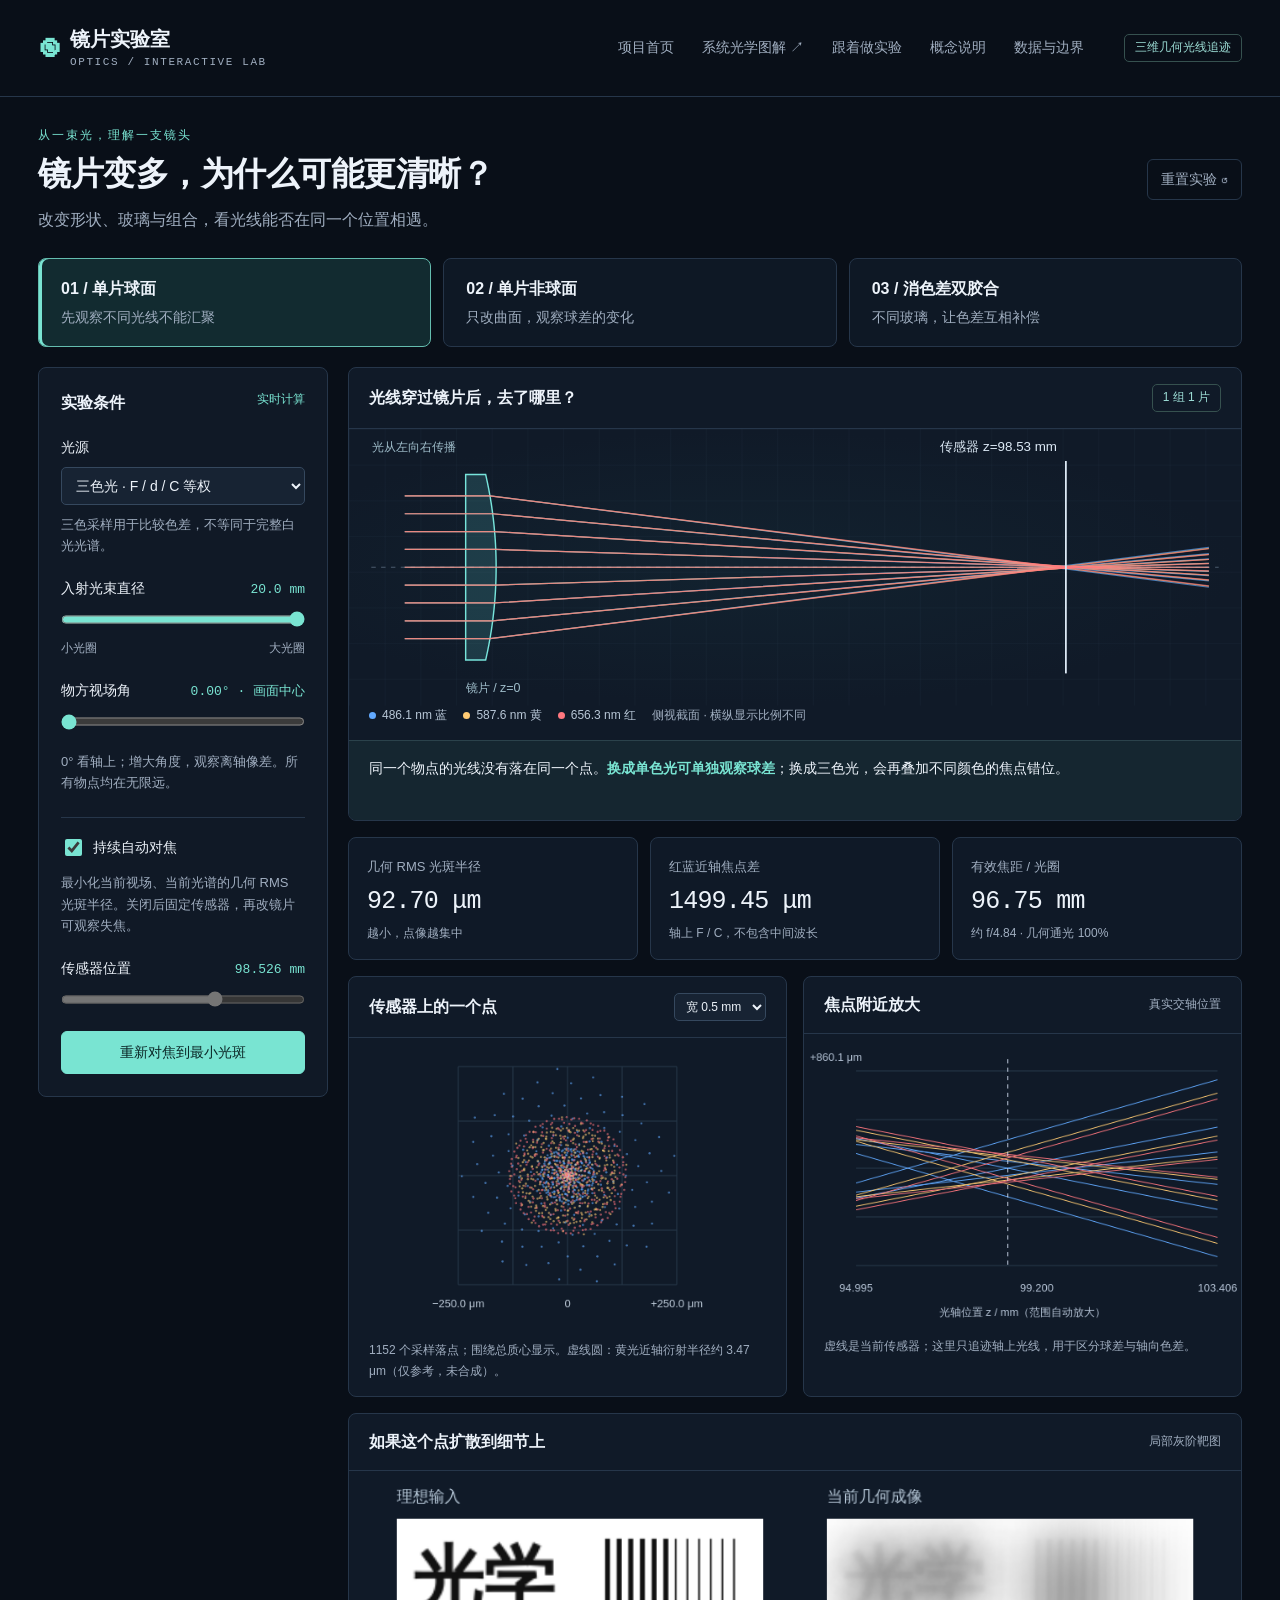
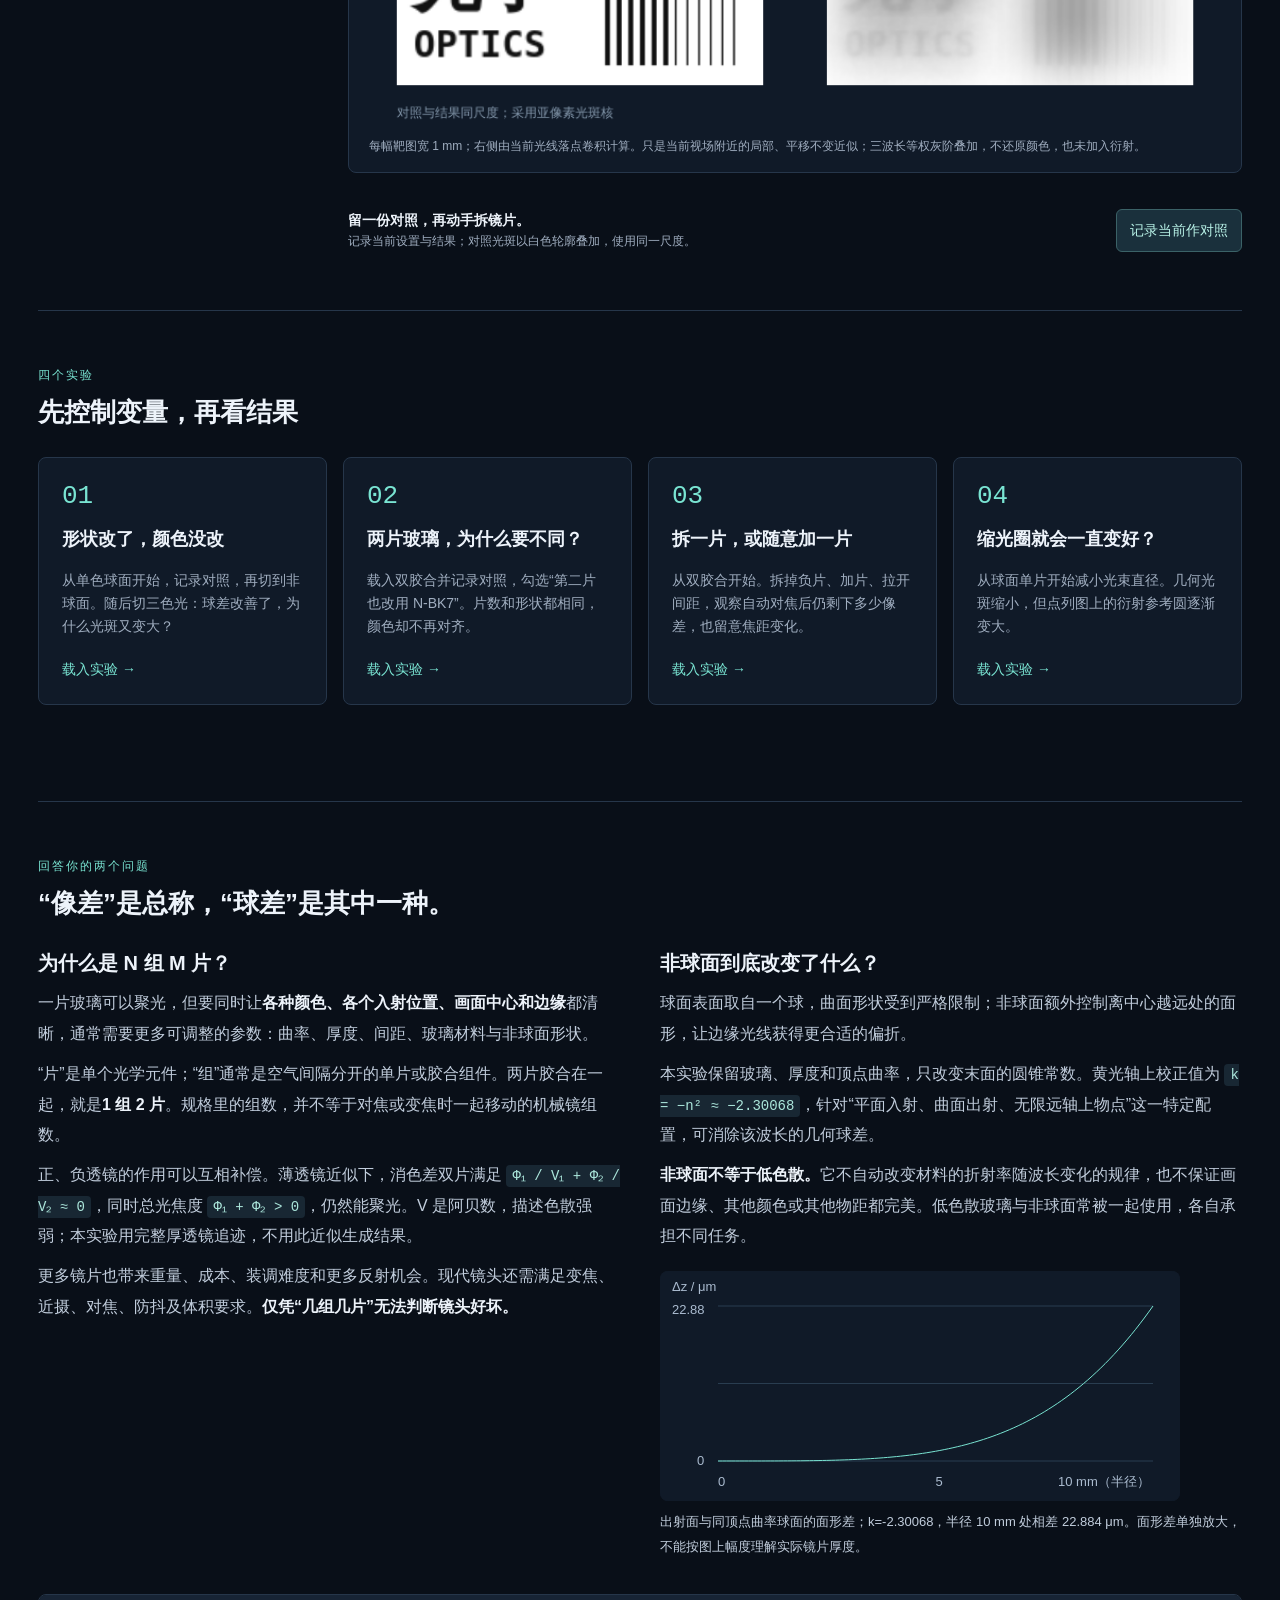
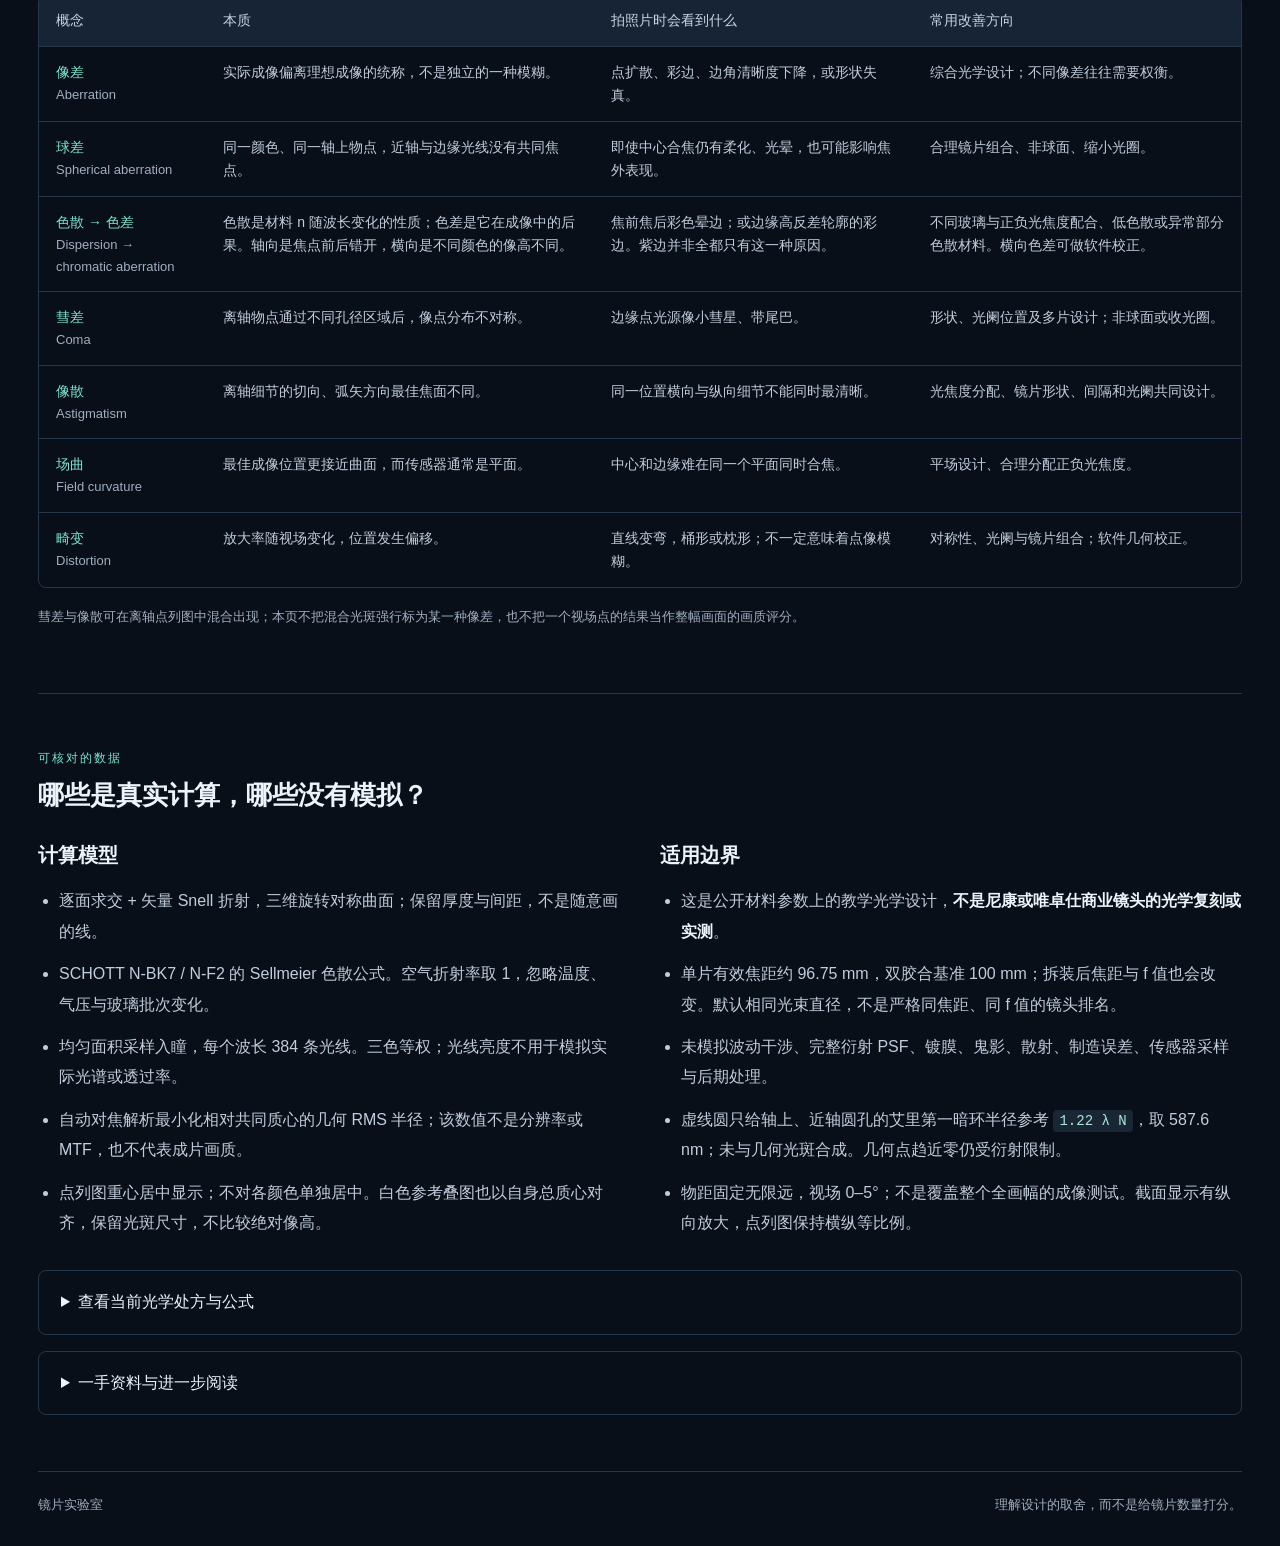
<file: docs/lab.html>
<!doctype html>
<html lang="zh-CN"><head><meta charset="utf-8"><meta name="viewport" content="width=device-width,initial-scale=1"><title>镜片实验室 · 看见像差</title><meta name="description" content="交互探索多片镜头、球差、色差与非球面。基于 Snell 定律和 SCHOTT 玻璃色散数据的三维几何光线追迹。"><link rel="icon" type="image/svg+xml" href="data:image/svg+xml,%3Csvg xmlns='http://www.w3.org/2000/svg' viewBox='0 0 32 32'%3E%3Crect width='32' height='32' rx='8' fill='%230c1420'/%3E%3Cpath d='M16 4Q5 16 16 28Q27 16 16 4' fill='%236ce4d4' fill-opacity='.3' stroke='%236ce4d4'/%3E%3Cpath d='M2 9L16 9L30 16M2 23L16 23L30 16' fill='none' stroke='%23ffc66d'/%3E%3C/svg%3E"><link rel="stylesheet" href="style.css"></head>
<body><header><a class="brand" href="#"><span class="brandmark">◉</span><span>镜片实验室<small>OPTICS / INTERACTIVE LAB</small></span></a><nav><a href="index.html">项目首页</a><a href="guide.html">系统光学图解 ↗</a><a href="#experiments">跟着做实验</a><a href="#concepts">概念说明</a><a href="#method">数据与边界</a></nav><span class="tag">三维几何光线追迹</span></header>
<main><section class="intro"><div><p class="eyebrow">从一束光，理解一支镜头</p><h1>镜片变多，为什么可能更清晰？</h1><p>改变形状、玻璃与组合，看光线能否在同一个位置相遇。</p></div><button id="reset" class="quiet">重置实验 ↺</button></section>
<div class="presetbar" role="group" aria-label="选择镜头结构"><button data-mode="sphere" class="preset active"><span>01 / 单片球面</span><small>先观察不同光线不能汇聚</small></button><button data-mode="asphere" class="preset"><span>02 / 单片非球面</span><small>只改曲面，观察球差的变化</small></button><button data-mode="doublet" class="preset"><span>03 / 消色差双胶合</span><small>不同玻璃，让色差互相补偿</small></button></div>
<section class="workbench"><aside class="controls"><div class="sectionlabel">实验条件 <span>实时计算</span><button id="mobileToggle" aria-expanded="false">展开调节 ＋</button></div><label class="label" for="light">光源</label><select id="light"><option value="white">三色光 · F / d / C 等权</option><option value="587.6">单色黄光 · 587.6 nm</option><option value="486.1">单色蓝光 · 486.1 nm</option><option value="656.3">单色红光 · 656.3 nm</option></select><p class="hint">三色采样用于比较色差，不等同于完整白光光谱。</p>
<label class="label" for="diam">入射光束直径 <output id="diamOut">20 mm</output></label><input id="diam" type="range" min="2" max="20" step=".5" value="20"><div class="rangeends"><span>小光圈</span><span>大光圈</span></div>
<label class="label" for="field">物方视场角 <output id="fieldOut">0° · 画面中心</output></label><input id="field" type="range" min="0" max="5" step=".25" value="0"><p class="hint">0° 看轴上；增大角度，观察离轴像差。所有物点均在无限远。</p>
<div id="asphereControls" hidden><div class="separator"></div><label class="label" for="k">非球面圆锥常数 k <output id="kOut"></output></label><input id="k" type="range" min="-4" max="0" step=".001" value="-2.301"><button id="idealK" class="minor">设为黄光轴上校正值</button><p class="hint">k = 0 回到球面；改变 k 不改变顶点曲率。不是越负越好。</p></div>
<div id="doubletControls" hidden><div class="separator"></div><label class="check"><input id="removeNegative" type="checkbox">拆掉第二片负透镜</label><label class="check"><input id="sameGlass" type="checkbox">第二片也改用 N-BK7</label><label class="check"><input id="extra" type="checkbox">末尾再加一片普通正透镜</label><label class="label" for="gap">前两片空气间隔 <output id="gapOut">0 mm · 胶合</output></label><input id="gap" type="range" min="0" max="10" step=".5" value="0"><p class="hint">0 mm 为理想无厚度胶层；大于 0 时，分开为两个组。修改后不自动重新设计曲率。</p></div>
<div class="separator"></div><label class="check"><input id="auto" type="checkbox" checked>持续自动对焦</label><p class="hint">最小化当前视场、当前光谱的几何 RMS 光斑半径。关闭后固定传感器，再改镜片可观察失焦。</p><label class="label" for="sensor">传感器位置 <output id="sensorOut"></output></label><input id="sensor" type="range" min="25" max="140" step=".01" value="98"><button id="focus" class="primary">重新对焦到最小光斑</button></aside>
<div class="results"><article class="panel raypanel"><div class="panelhead"><h2>光线穿过镜片后，去了哪里？</h2><span id="structure" class="tag"></span></div><div id="rayDiagram" class="raydiagram" role="img" aria-label="镜片截面与实际追迹光线"></div><div class="legend"><span><i class="blue"></i>486.1 nm 蓝</span><span><i class="amber"></i>587.6 nm 黄</span><span><i class="red"></i>656.3 nm 红</span><span class="muted">侧视截面 · 横纵显示比例不同</span></div><div class="readout" id="insight" aria-live="polite"></div></article>
<div class="metrics"><article><span>几何 RMS 光斑半径</span><strong id="rms">—</strong><small>越小，点像越集中</small></article><article><span>红蓝近轴焦点差</span><strong id="fc">—</strong><small>轴上 F / C，不包含中间波长</small></article><article><span>有效焦距 / 光圈</span><strong id="efl">—</strong><small id="fnumber">—</small></article></div>
<div class="twoplots"><article class="panel"><div class="panelhead"><h2>传感器上的一个点</h2><select id="scale" aria-label="点列图显示范围"><option value=".5">宽 0.5 mm</option><option value=".1">宽 0.1 mm</option><option value="2">宽 2 mm</option><option value="auto">自动范围</option></select></div><canvas id="spot" width="520" height="360" role="img" aria-label="实际光线在传感器上的点列图"></canvas><p id="spotnote" class="plotnote"></p></article><article class="panel"><div class="panelhead"><h2>焦点附近放大</h2><span class="muted">真实交轴位置</span></div><canvas id="focusplot" width="520" height="360" role="img" aria-label="不同光线在焦点附近的轨迹"></canvas><p class="plotnote">虚线是当前传感器；这里只追迹轴上光线，用于区分球差与轴向色差。</p></article></div>
<article class="panel targetpanel"><div class="panelhead"><h2>如果这个点扩散到细节上</h2><span class="muted">局部灰阶靶图</span></div><canvas id="target" width="840" height="250" role="img" aria-label="理想测试图与几何点扩散卷积后的细节对照"></canvas><p class="plotnote">每幅靶图宽 1 mm；右侧由当前光线落点卷积计算。只是当前视场附近的局部、平移不变近似；三波长等权灰阶叠加，不还原颜色，也未加入衍射。</p></article>
<div class="comparebar"><div><strong>留一份对照，再动手拆镜片。</strong><span>记录当前设置与结果；对照光斑以白色轮廓叠加，使用同一尺度。</span></div><button id="pin" class="minor">记录当前作对照</button><button id="clear" class="quiet" hidden>清除</button></div><div id="comparison" hidden></div>
</div></section>
<section id="experiments" class="section"><div class="sectiontitle"><p class="eyebrow">四个实验</p><h2>先控制变量，再看结果</h2></div><div class="experiments"><button data-experiment="spherical"><b>01</b><h3>形状改了，颜色没改</h3><p>从单色球面开始，记录对照，再切到非球面。随后切三色光：球差改善了，为什么光斑又变大？</p><span>载入实验 →</span></button><button data-experiment="glass"><b>02</b><h3>两片玻璃，为什么要不同？</h3><p>载入双胶合并记录对照，勾选“第二片也改用 N-BK7”。片数和形状都相同，颜色却不再对齐。</p><span>载入实验 →</span></button><button data-experiment="count"><b>03</b><h3>拆一片，或随意加一片</h3><p>从双胶合开始。拆掉负片、加片、拉开间距，观察自动对焦后仍剩下多少像差，也留意焦距变化。</p><span>载入实验 →</span></button><button data-experiment="aperture"><b>04</b><h3>缩光圈就会一直变好？</h3><p>从球面单片开始减小光束直径。几何光斑缩小，但点列图上的衍射参考圆逐渐变大。</p><span>载入实验 →</span></button></div></section>
<section id="concepts" class="section"><div class="sectiontitle"><p class="eyebrow">回答你的两个问题</p><h2>“像差”是总称，“球差”是其中一种。</h2></div><div class="explaincols"><article class="prose"><h3>为什么是 N 组 M 片？</h3><p>一片玻璃可以聚光，但要同时让<strong>各种颜色、各个入射位置、画面中心和边缘</strong>都清晰，通常需要更多可调整的参数：曲率、厚度、间距、玻璃材料与非球面形状。</p><p>“片”是单个光学元件；“组”通常是空气间隔分开的单片或胶合组件。两片胶合在一起，就是<strong>1 组 2 片</strong>。规格里的组数，并不等于对焦或变焦时一起移动的机械镜组数。</p><p>正、负透镜的作用可以互相补偿。薄透镜近似下，消色差双片满足 <code>Φ₁ / V₁ + Φ₂ / V₂ ≈ 0</code>，同时总光焦度 <code>Φ₁ + Φ₂ &gt; 0</code>，仍然能聚光。V 是阿贝数，描述色散强弱；本实验用完整厚透镜追迹，不用此近似生成结果。</p><p>更多镜片也带来重量、成本、装调难度和更多反射机会。现代镜头还需满足变焦、近摄、对焦、防抖及体积要求。<strong>仅凭“几组几片”无法判断镜头好坏。</strong></p></article><article class="prose"><h3>非球面到底改变了什么？</h3><p>球面表面取自一个球，曲面形状受到严格限制；非球面额外控制离中心越远处的面形，让边缘光线获得更合适的偏折。</p><p>本实验保留玻璃、厚度和顶点曲率，只改变末面的圆锥常数。黄光轴上校正值为 <code>k = −n² ≈ −2.30068</code>，针对“平面入射、曲面出射、无限远轴上物点”这一特定配置，可消除该波长的几何球差。</p><p><strong>非球面不等于低色散。</strong>它不自动改变材料的折射率随波长变化的规律，也不保证画面边缘、其他颜色或其他物距都完美。低色散玻璃与非球面常被一起使用，各自承担不同任务。</p><canvas id="departure" width="520" height="230" role="img" aria-label="非球面与球面面形差，单位微米"></canvas><p class="hint" id="departureNote"></p></article></div>
<div class="tablewrap"><table class="terms"><thead><tr><th>概念</th><th>本质</th><th>拍照片时会看到什么</th><th>常用改善方向</th></tr></thead><tbody><tr><td>像差<br><small>Aberration</small></td><td>实际成像偏离理想成像的统称，不是独立的一种模糊。</td><td>点扩散、彩边、边角清晰度下降，或形状失真。</td><td>综合光学设计；不同像差往往需要权衡。</td></tr><tr><td>球差<br><small>Spherical aberration</small></td><td>同一颜色、同一轴上物点，近轴与边缘光线没有共同焦点。</td><td>即使中心合焦仍有柔化、光晕，也可能影响焦外表现。</td><td>合理镜片组合、非球面、缩小光圈。</td></tr><tr><td>色散 → 色差<br><small>Dispersion → chromatic aberration</small></td><td>色散是材料 n 随波长变化的性质；色差是它在成像中的后果。轴向是焦点前后错开，横向是不同颜色的像高不同。</td><td>焦前焦后彩色晕边；或边缘高反差轮廓的彩边。紫边并非全都只有这一种原因。</td><td>不同玻璃与正负光焦度配合、低色散或异常部分色散材料。横向色差可做软件校正。</td></tr><tr><td>彗差<br><small>Coma</small></td><td>离轴物点通过不同孔径区域后，像点分布不对称。</td><td>边缘点光源像小彗星、带尾巴。</td><td>形状、光阑位置及多片设计；非球面或收光圈。</td></tr><tr><td>像散<br><small>Astigmatism</small></td><td>离轴细节的切向、弧矢方向最佳焦面不同。</td><td>同一位置横向与纵向细节不能同时最清晰。</td><td>光焦度分配、镜片形状、间隔和光阑共同设计。</td></tr><tr><td>场曲<br><small>Field curvature</small></td><td>最佳成像位置更接近曲面，而传感器通常是平面。</td><td>中心和边缘难在同一个平面同时合焦。</td><td>平场设计、合理分配正负光焦度。</td></tr><tr><td>畸变<br><small>Distortion</small></td><td>放大率随视场变化，位置发生偏移。</td><td>直线变弯，桶形或枕形；不一定意味着点像模糊。</td><td>对称性、光阑与镜片组合；软件几何校正。</td></tr></tbody></table></div><p class="footnote">彗差与像散可在离轴点列图中混合出现；本页不把混合光斑强行标为某一种像差，也不把一个视场点的结果当作整幅画面的画质评分。</p></section>
<section id="method" class="section method"><div class="sectiontitle"><p class="eyebrow">可核对的数据</p><h2>哪些是真实计算，哪些没有模拟？</h2></div><div class="explaincols"><article class="prose"><h3>计算模型</h3><ul><li>逐面求交 + 矢量 Snell 折射，三维旋转对称曲面；保留厚度与间距，不是随意画的线。</li><li>SCHOTT N-BK7 / N-F2 的 Sellmeier 色散公式。空气折射率取 1，忽略温度、气压与玻璃批次变化。</li><li>均匀面积采样入瞳，每个波长 384 条光线。三色等权；光线亮度不用于模拟实际光谱或透过率。</li><li>自动对焦解析最小化相对共同质心的几何 RMS 半径；该数值不是分辨率或 MTF，也不代表成片画质。</li><li>点列图重心居中显示；不对各颜色单独居中。白色参考叠图也以自身总质心对齐，保留光斑尺寸，不比较绝对像高。</li></ul></article><article class="prose"><h3>适用边界</h3><ul><li>这是公开材料参数上的教学光学设计，<strong>不是尼康或唯卓仕商业镜头的光学复刻或实测</strong>。</li><li>单片有效焦距约 96.75 mm，双胶合基准 100 mm；拆装后焦距与 f 值也会改变。默认相同光束直径，不是严格同焦距、同 f 值的镜头排名。</li><li>未模拟波动干涉、完整衍射 PSF、镀膜、鬼影、散射、制造误差、传感器采样与后期处理。</li><li>虚线圆只给轴上、近轴圆孔的艾里第一暗环半径参考 <code>1.22 λ N</code>，取 587.6 nm；未与几何光斑合成。几何点趋近零仍受衍射限制。</li><li>物距固定无限远，视场 0–5°；不是覆盖整个全画幅的成像测试。截面显示有纵向放大，点列图保持横纵等比例。</li></ul></article></div>
<details><summary>查看当前光学处方与公式</summary><p>光轴为 z 轴，第一面顶点 z = 0；曲率半径 R 为正时曲率中心在右侧。长度 mm。孔径光阑定义在第一面顶点平面；各面机械半径为 13 mm。</p><div class="tablewrap" id="prescription"></div><p><code>s(r) = c r² / [1 + √(1 − (1+k)c²r²)]</code>，c = 1/R；平面取 c = 0。</p><p><code>n²(λ) = 1 + Σ Bᵢλ² / (λ² − Cᵢ)</code>，λ 单位 μm。</p><div class="tablewrap"><table><thead><tr><th>玻璃</th><th>B₁ / B₂ / B₃</th><th>C₁ / C₂ / C₃（μm²）</th></tr></thead><tbody><tr><td>N-BK7</td><td>1.03961212 / 0.231792344 / 1.01046945</td><td>0.00600069867 / 0.0200179144 / 103.560653</td></tr><tr><td>N-F2</td><td>1.39757037 / 0.159201403 / 1.2686543</td><td>0.00995906143 / 0.0546931752 / 119.248346</td></tr></tbody></table></div><p>双胶合处方为本页数值设计：约束 d 线有效焦距 100 mm、F/C 近轴焦点相同、d 线 7 mm 入射高度光线与近轴光线交点相同；并不声称全孔径、全视场或连续光谱已优化。</p><p id="validation"></p></details>
<details><summary>一手资料与进一步阅读</summary><ol class="sources"><li><a href="https://www.edmundoptics.com/knowledge-center/application-notes/optics/chromatic-and-monochromatic-optical-aberrations/" target="_blank" rel="noopener">Edmund Optics：Chromatic and Monochromatic Optical Aberrations</a> — 色差分类与单色像差。</li><li><a href="https://www.edmundoptics.com/knowledge-center/application-notes/optics/all-about-aspheric-lenses/" target="_blank" rel="noopener">Edmund Optics：All About Aspheric Lenses</a> — 非球面与球差校正。</li><li><a href="https://www.edmundoptics.com/knowledge-center/application-notes/optics/why-use-an-achromatic-lens/" target="_blank" rel="noopener">Edmund Optics：Why Use an Achromatic Lens?</a> — 双片的设计自由度与消色差。</li><li><a href="https://www.edmundoptics.com/knowledge-center/application-notes/imaging/how-aberrations-affect-machine-vision-lenses" target="_blank" rel="noopener">Edmund Optics：Aberrations</a> — 像差、光圈与设计代价。</li><li><a href="https://media.schott.com/api/public/content/820eba3413cc4e788433a3751f8edba9?download=true&amp;v=97b3ea2b" target="_blank" rel="noopener">SCHOTT：Optical Glass Datasheet Collection</a> — N-BK7 与 N-F2 折射率、阿贝数、色散系数。</li></ol></details></section>
<footer>镜片实验室 <span>理解设计的取舍，而不是给镜片数量打分。</span></footer></main><script src="lab.js"></script></body></html>
</file>
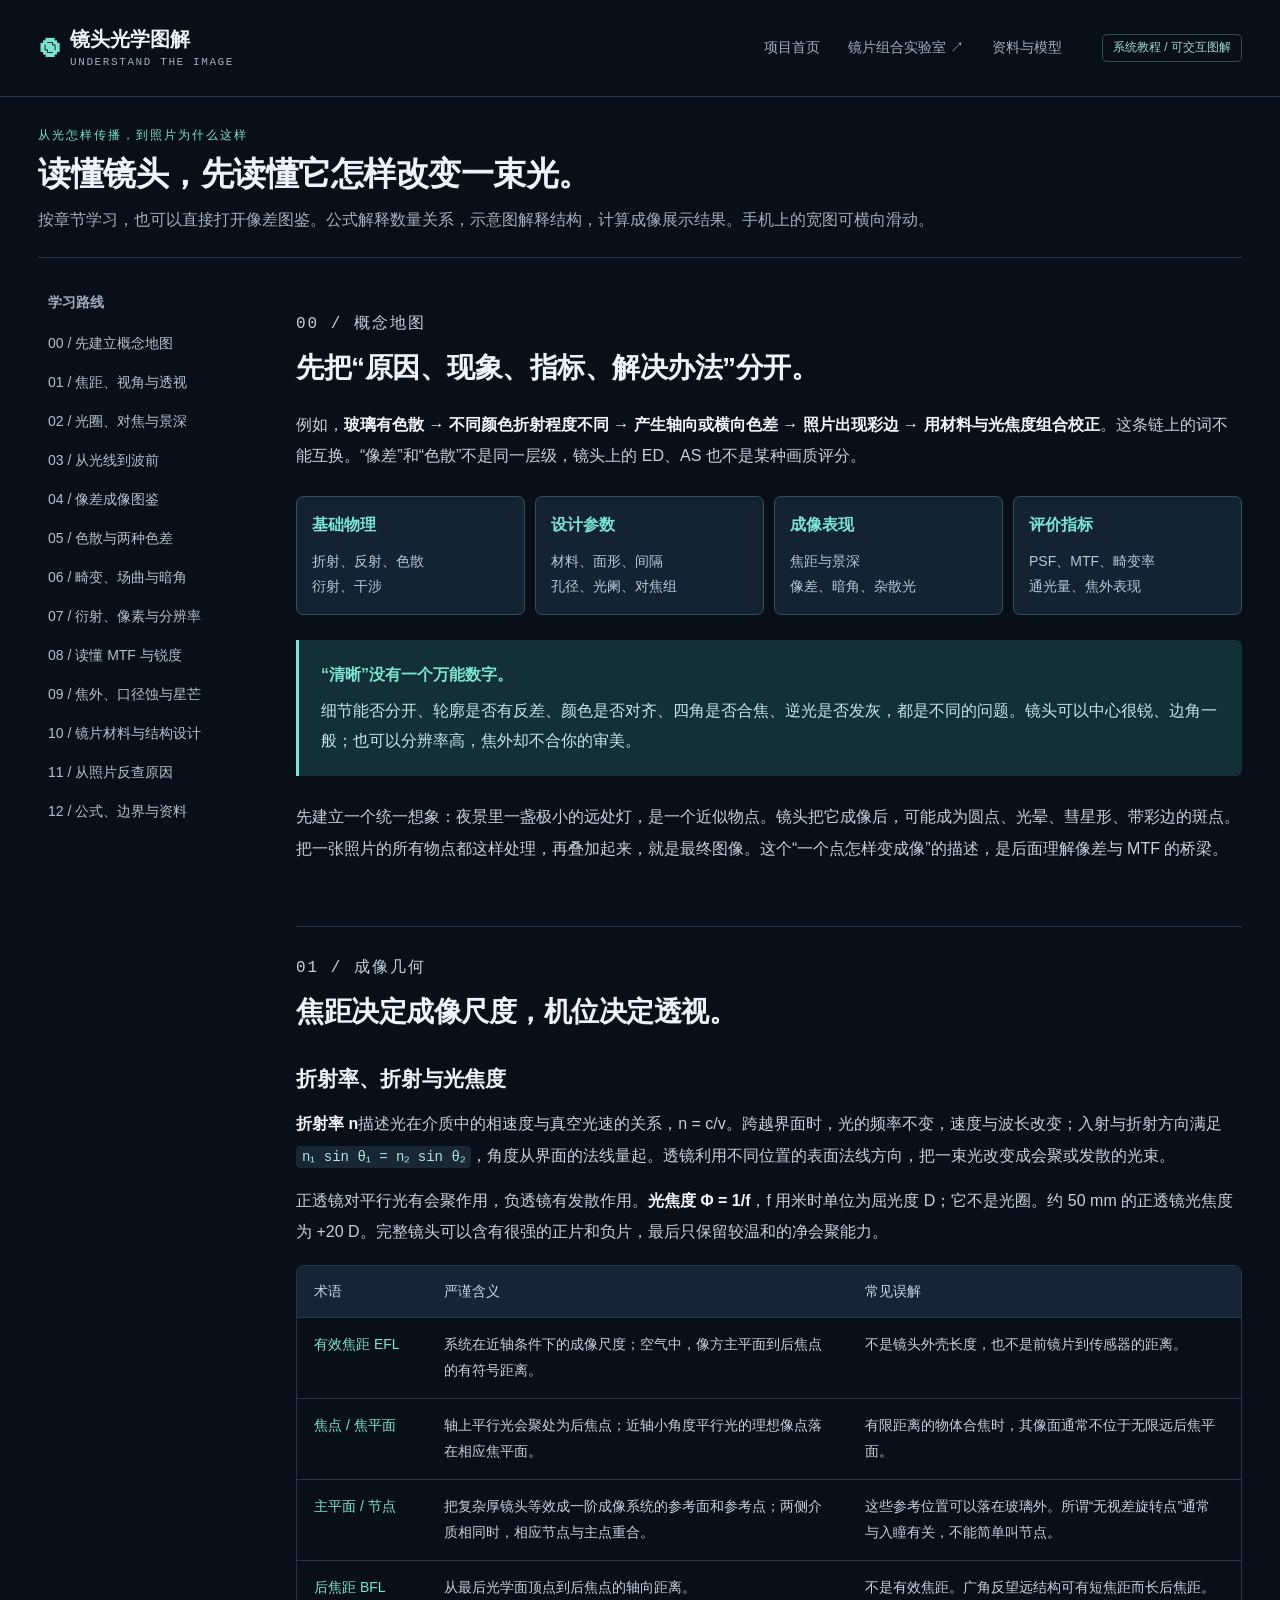
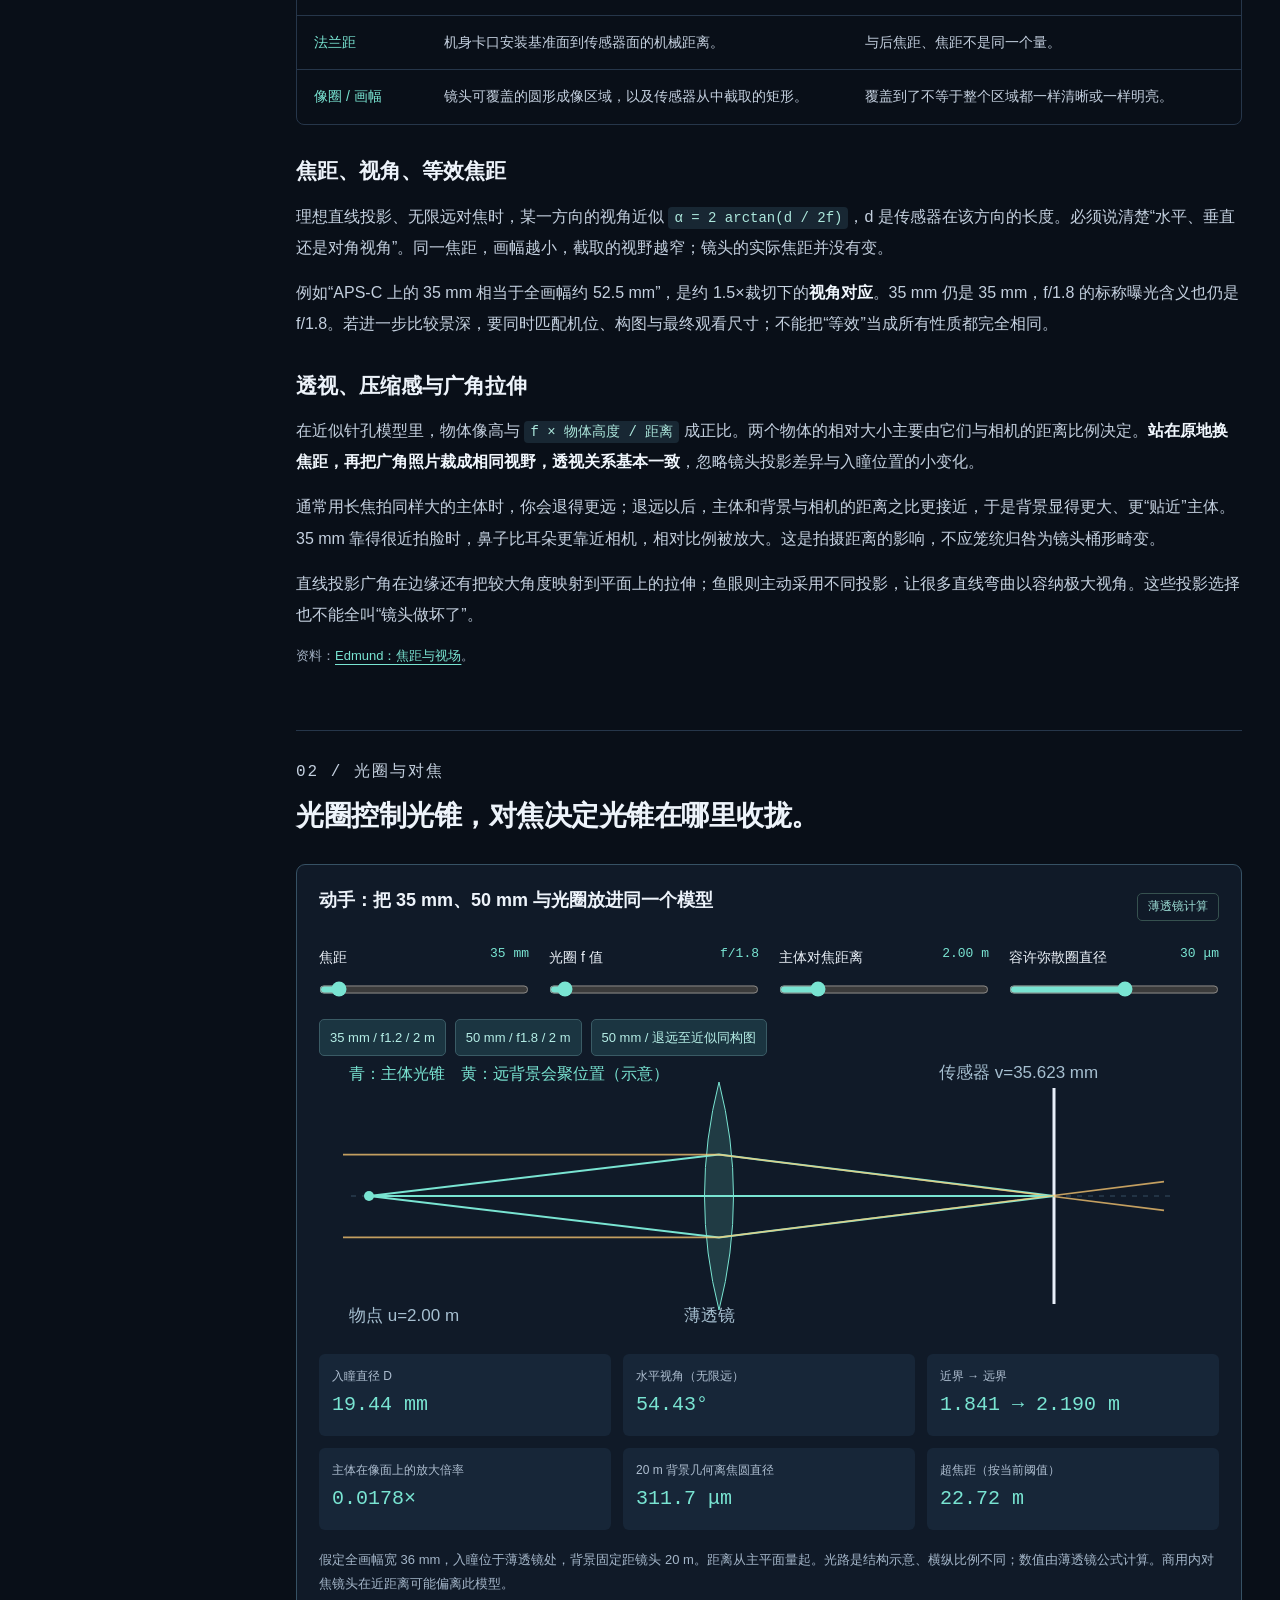
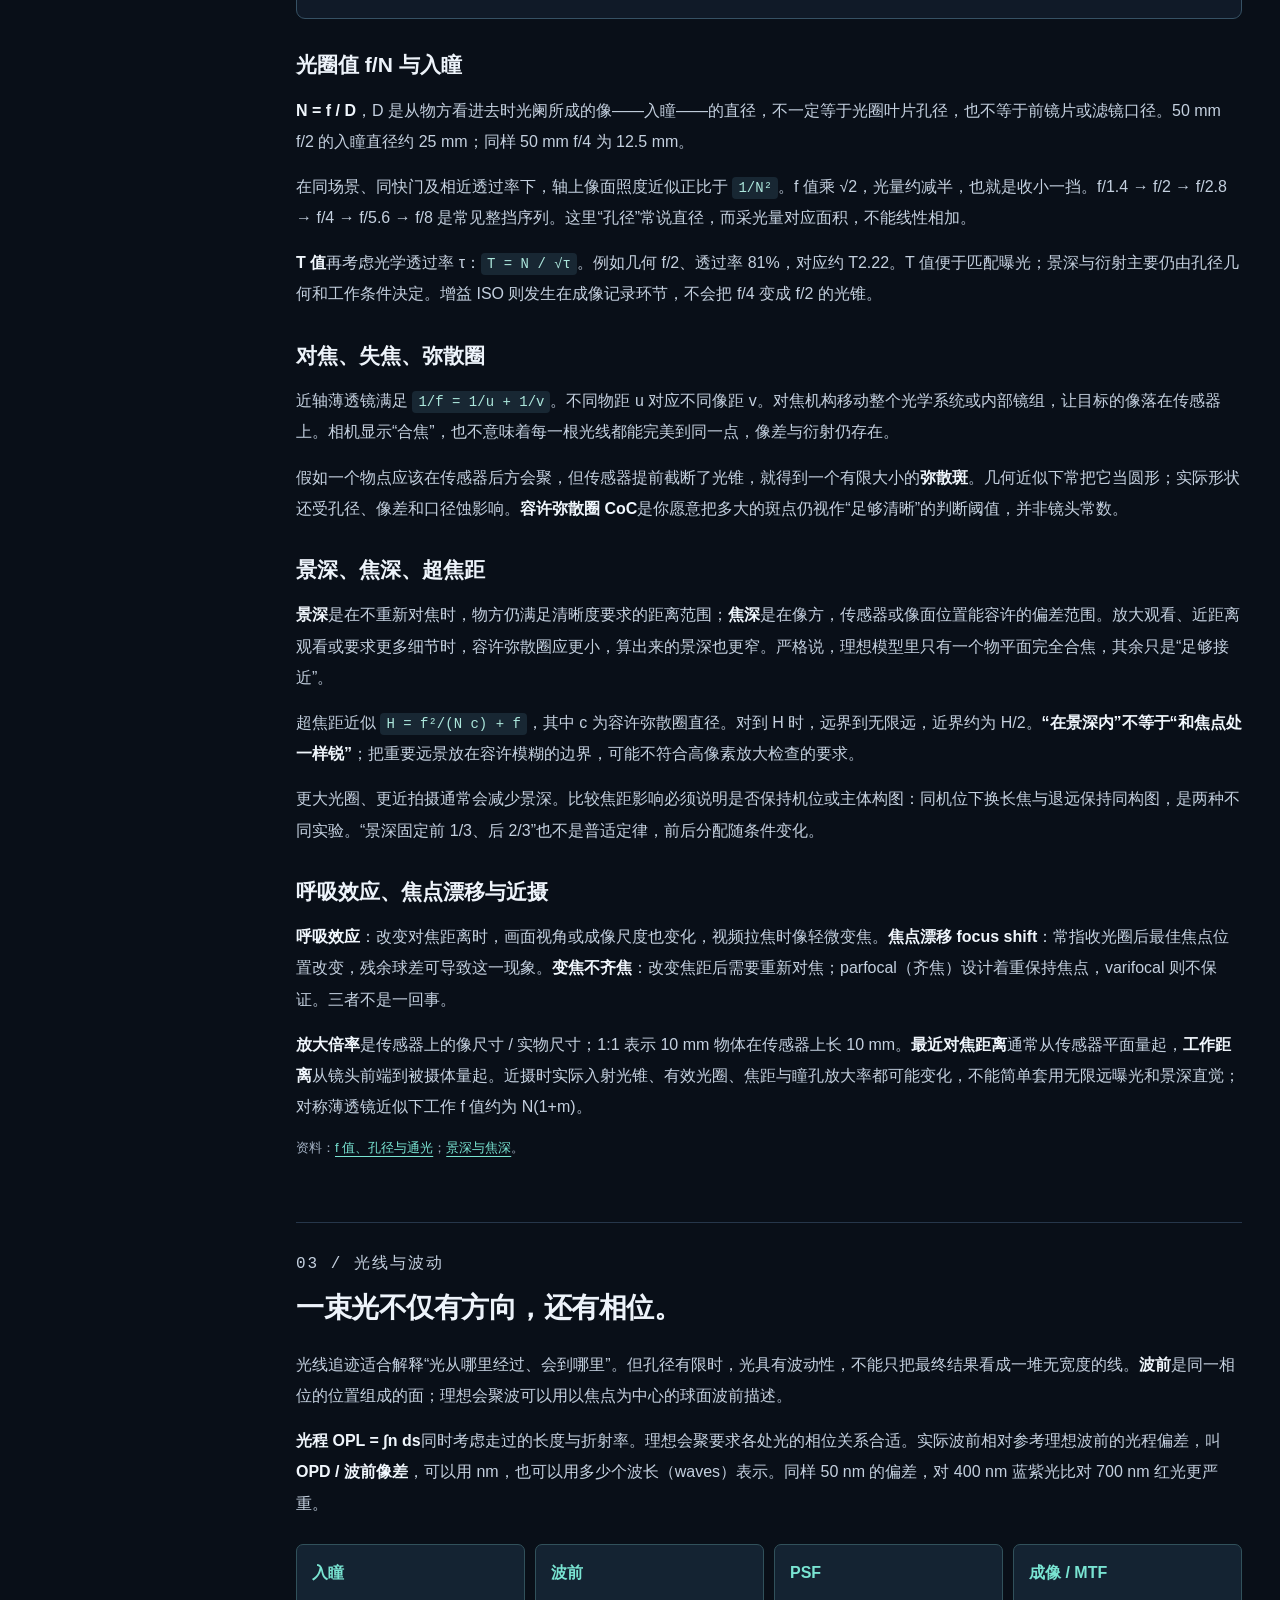
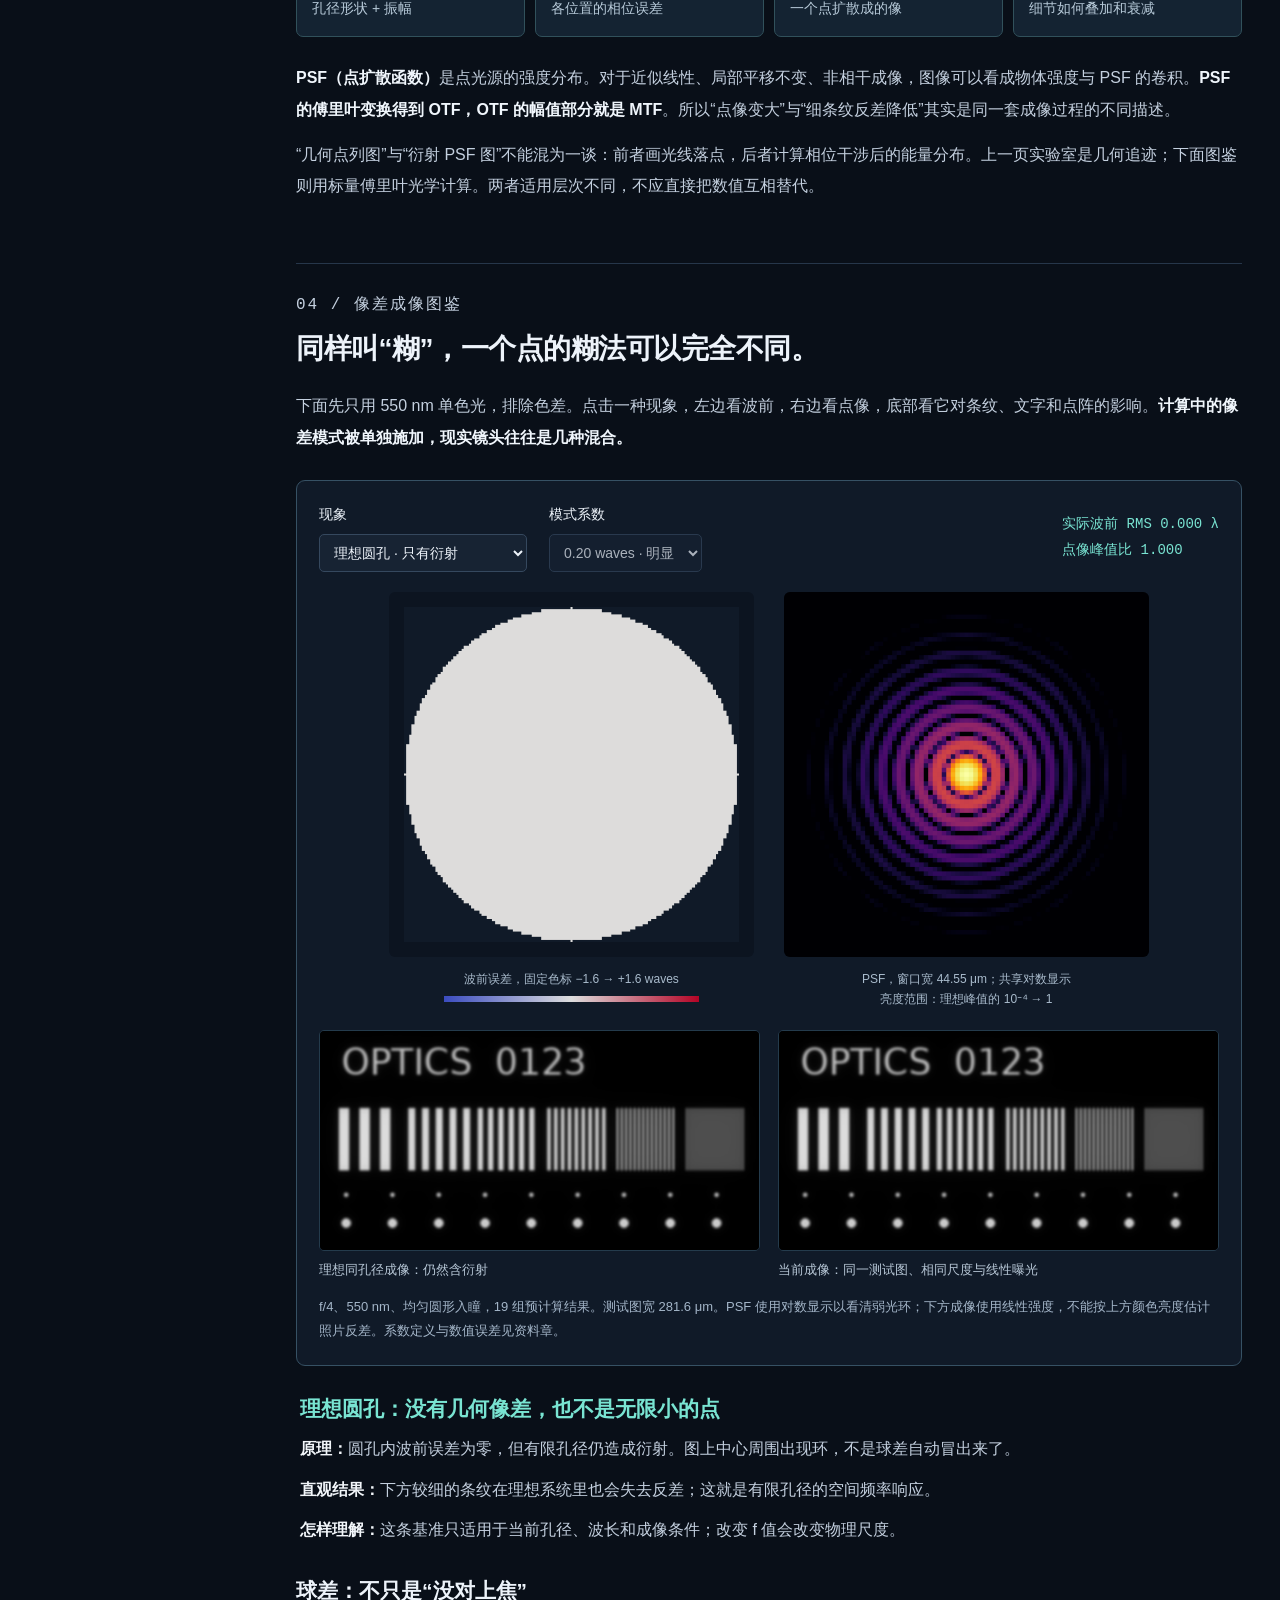
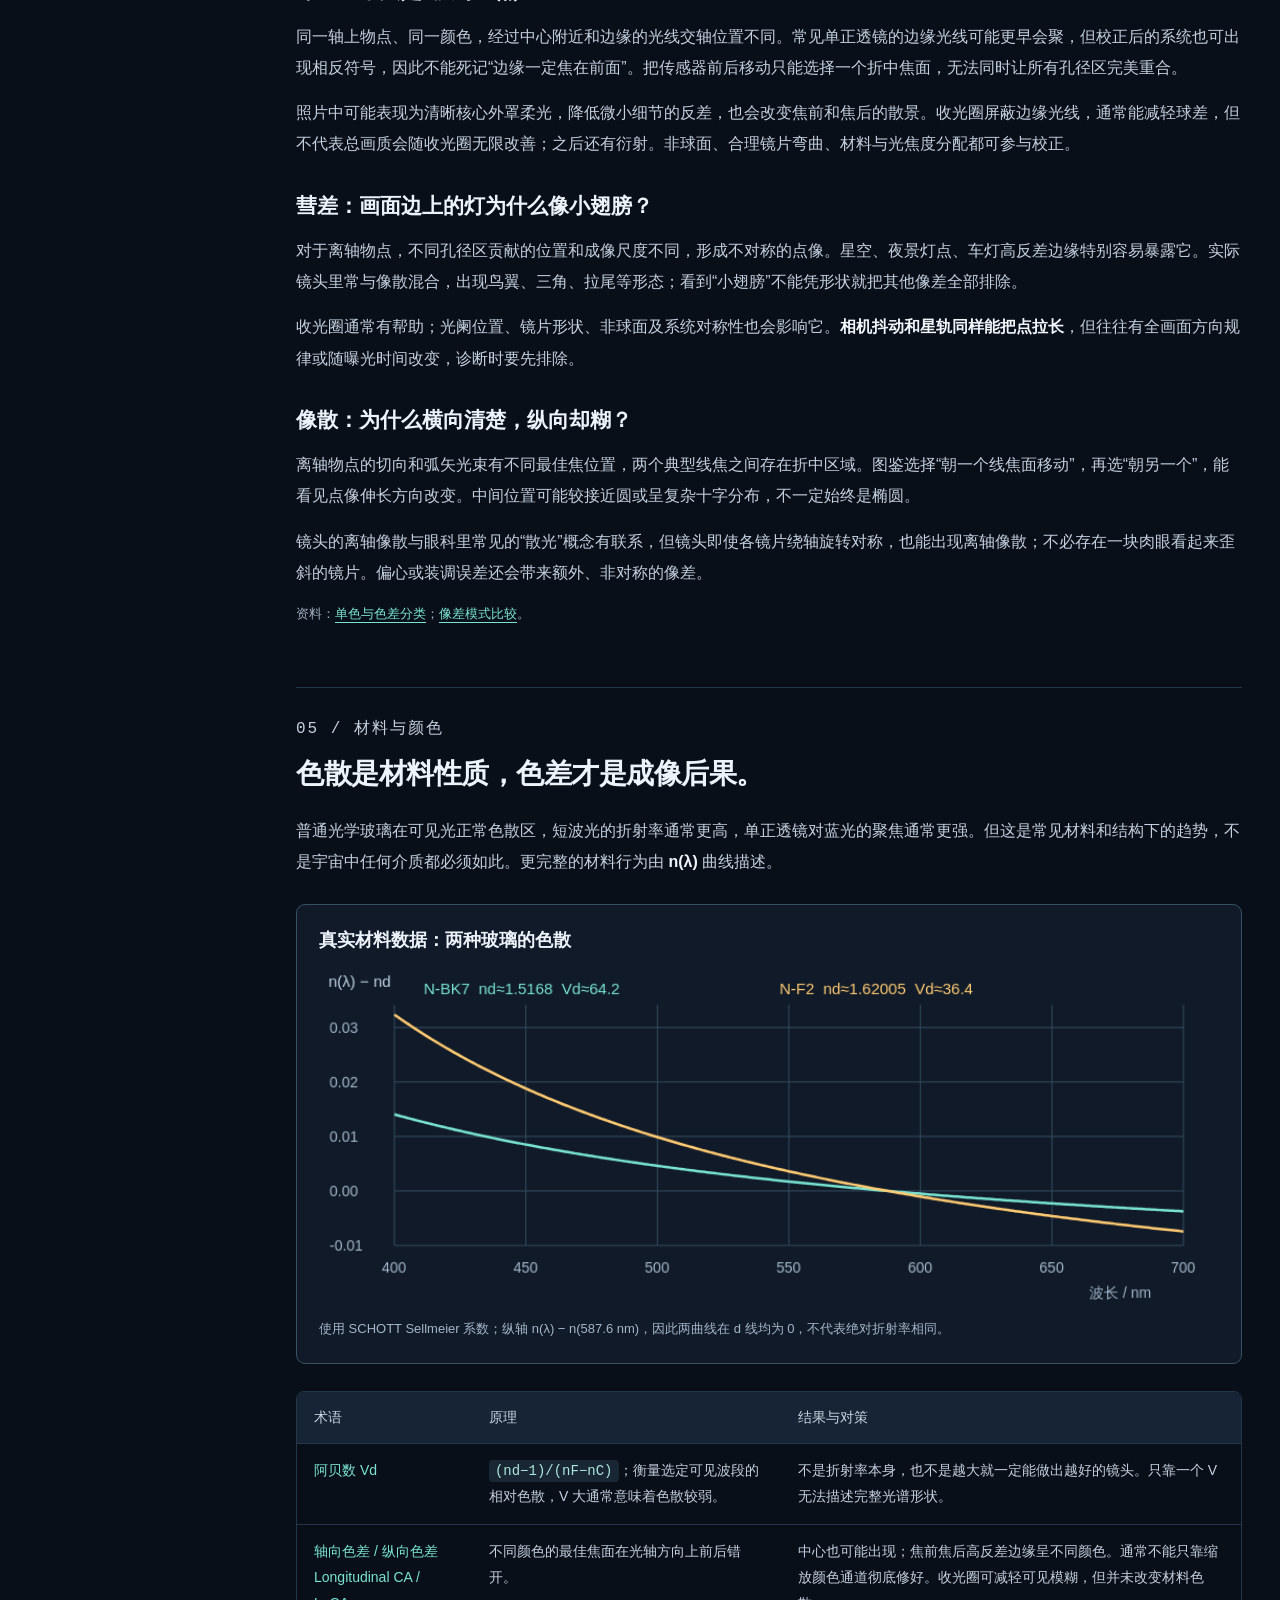
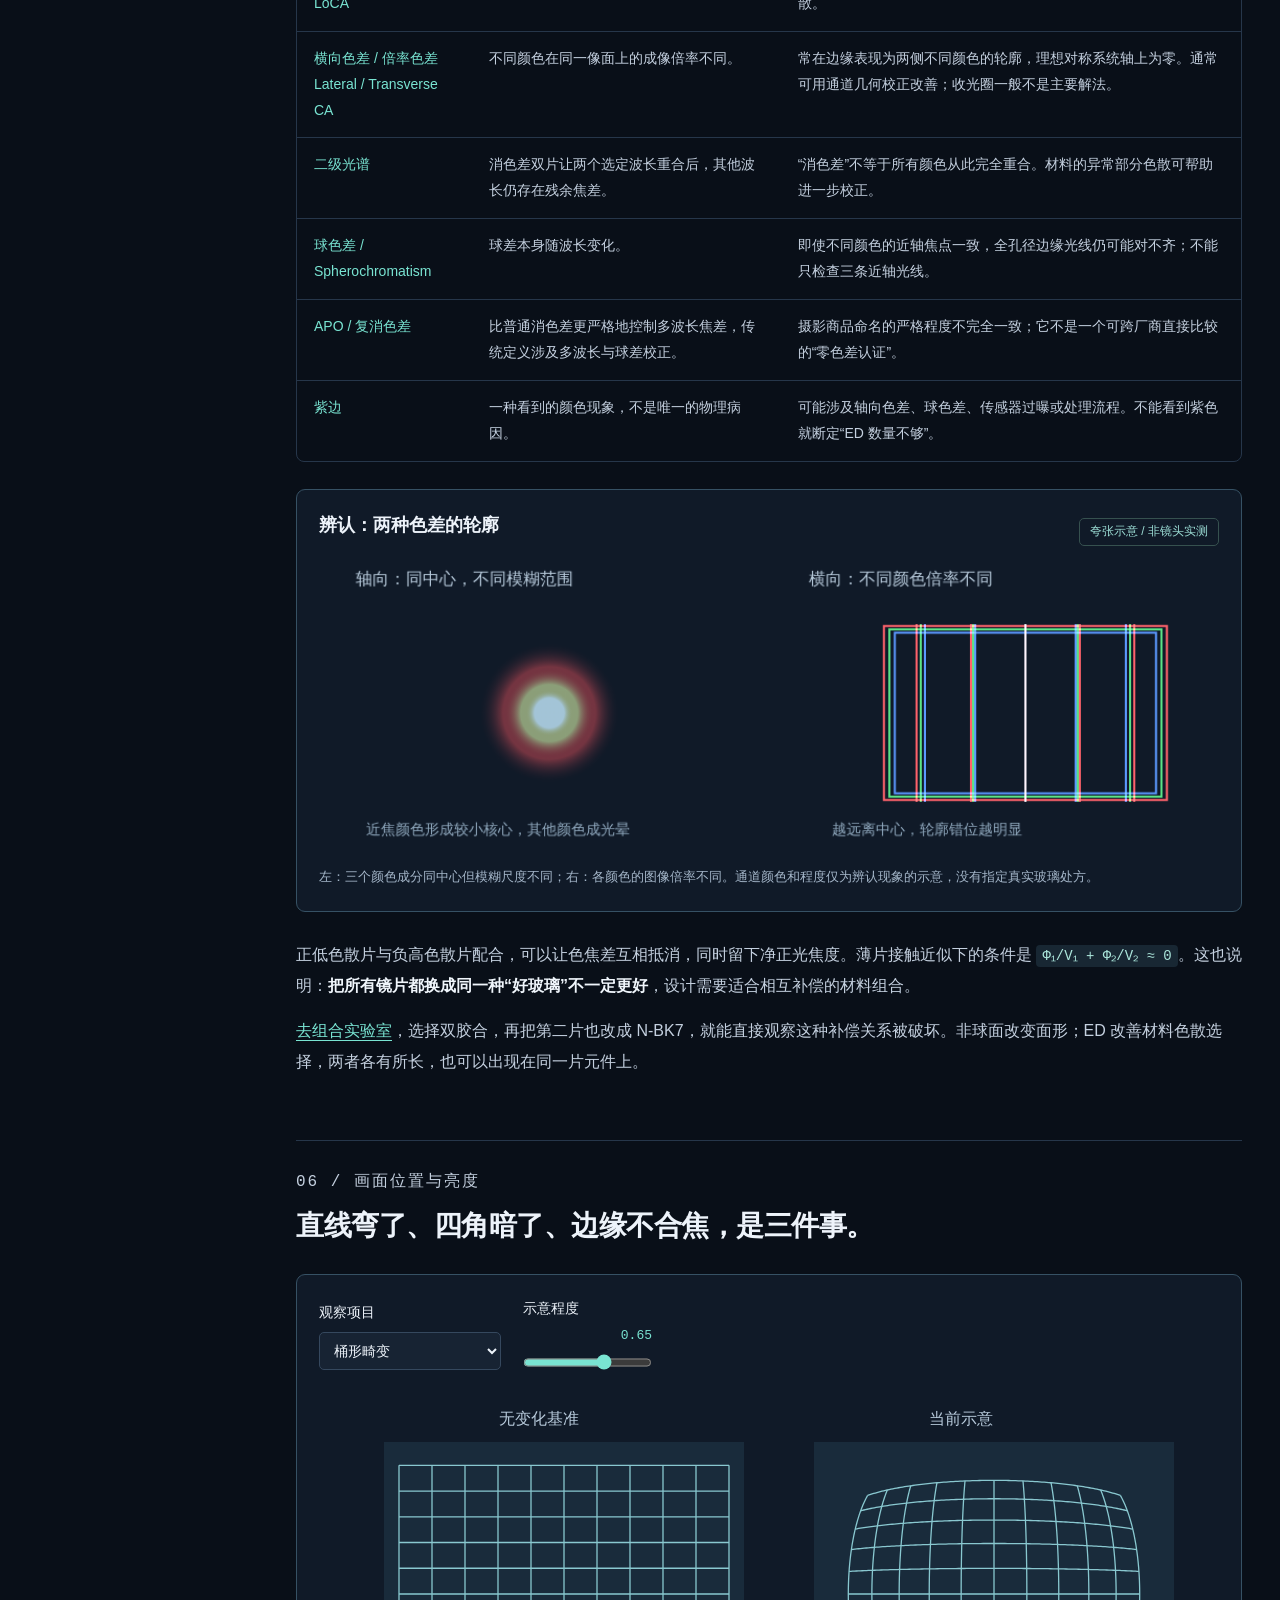
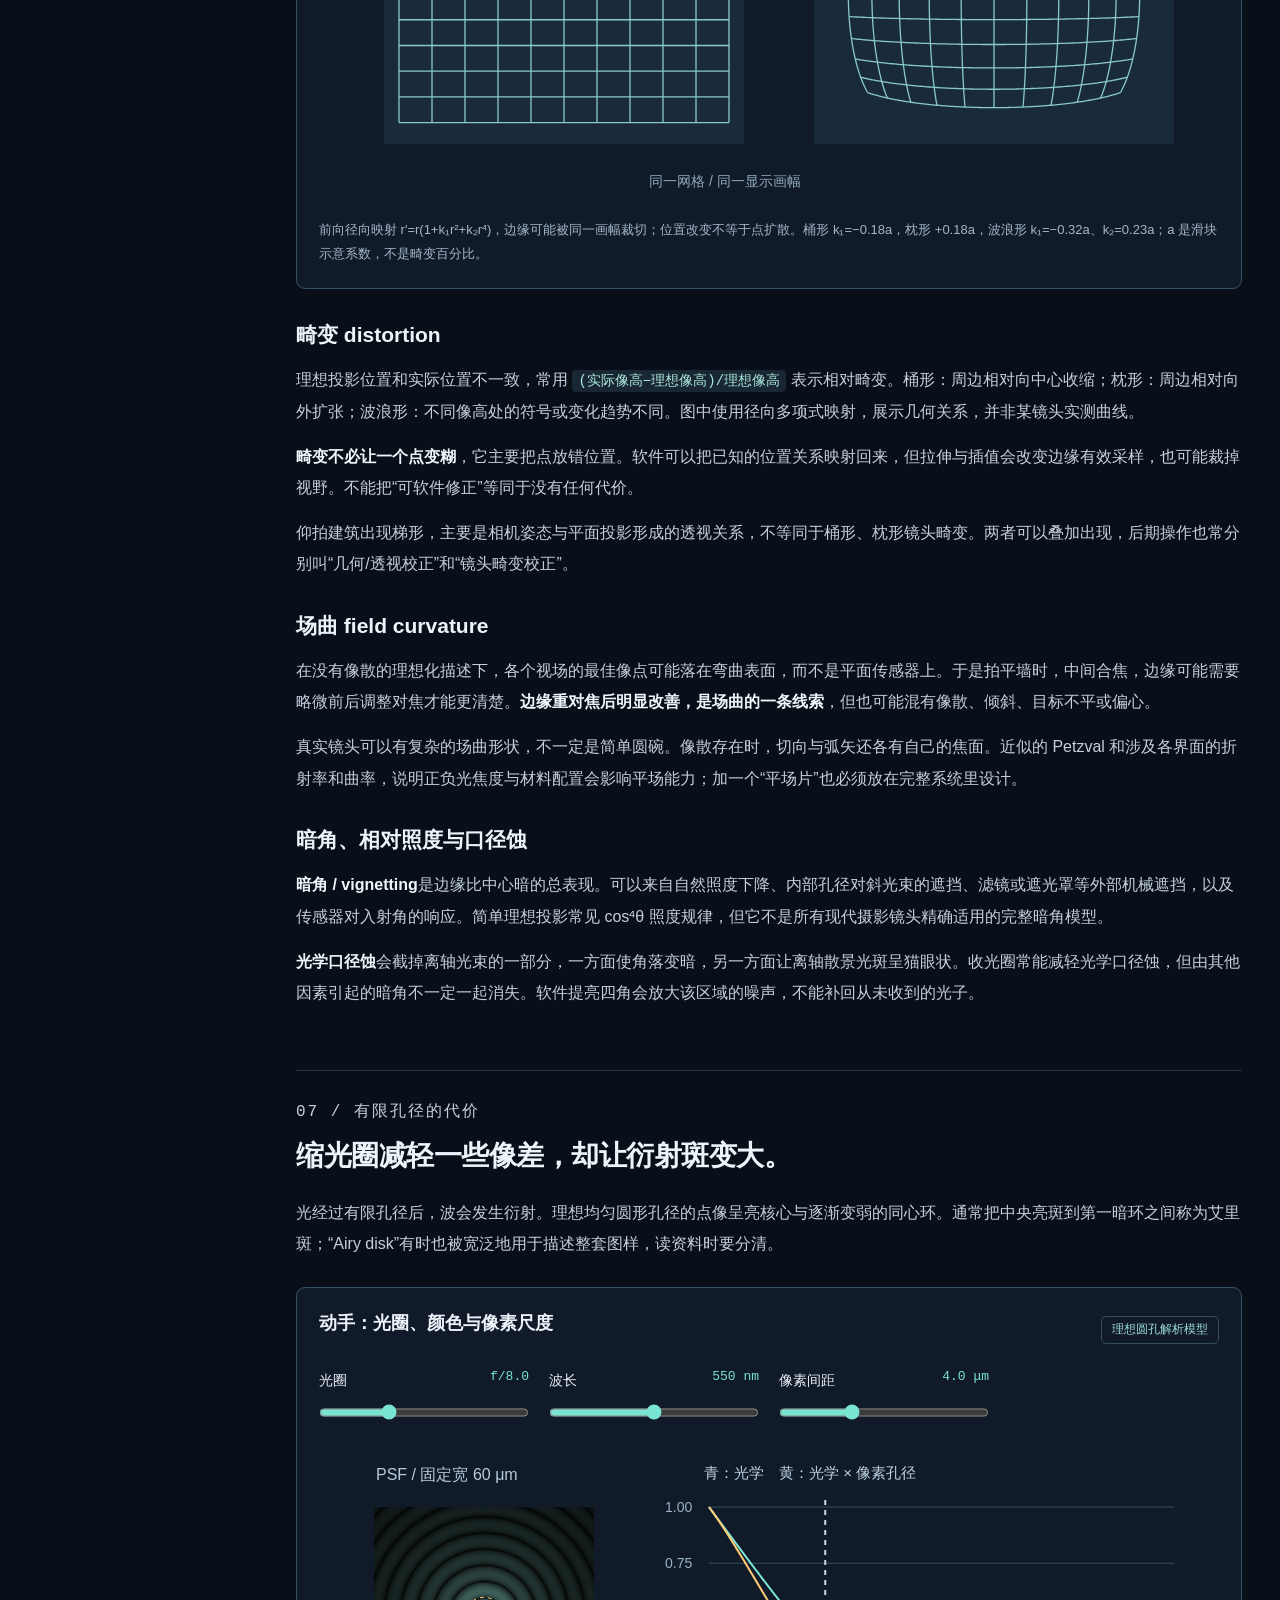
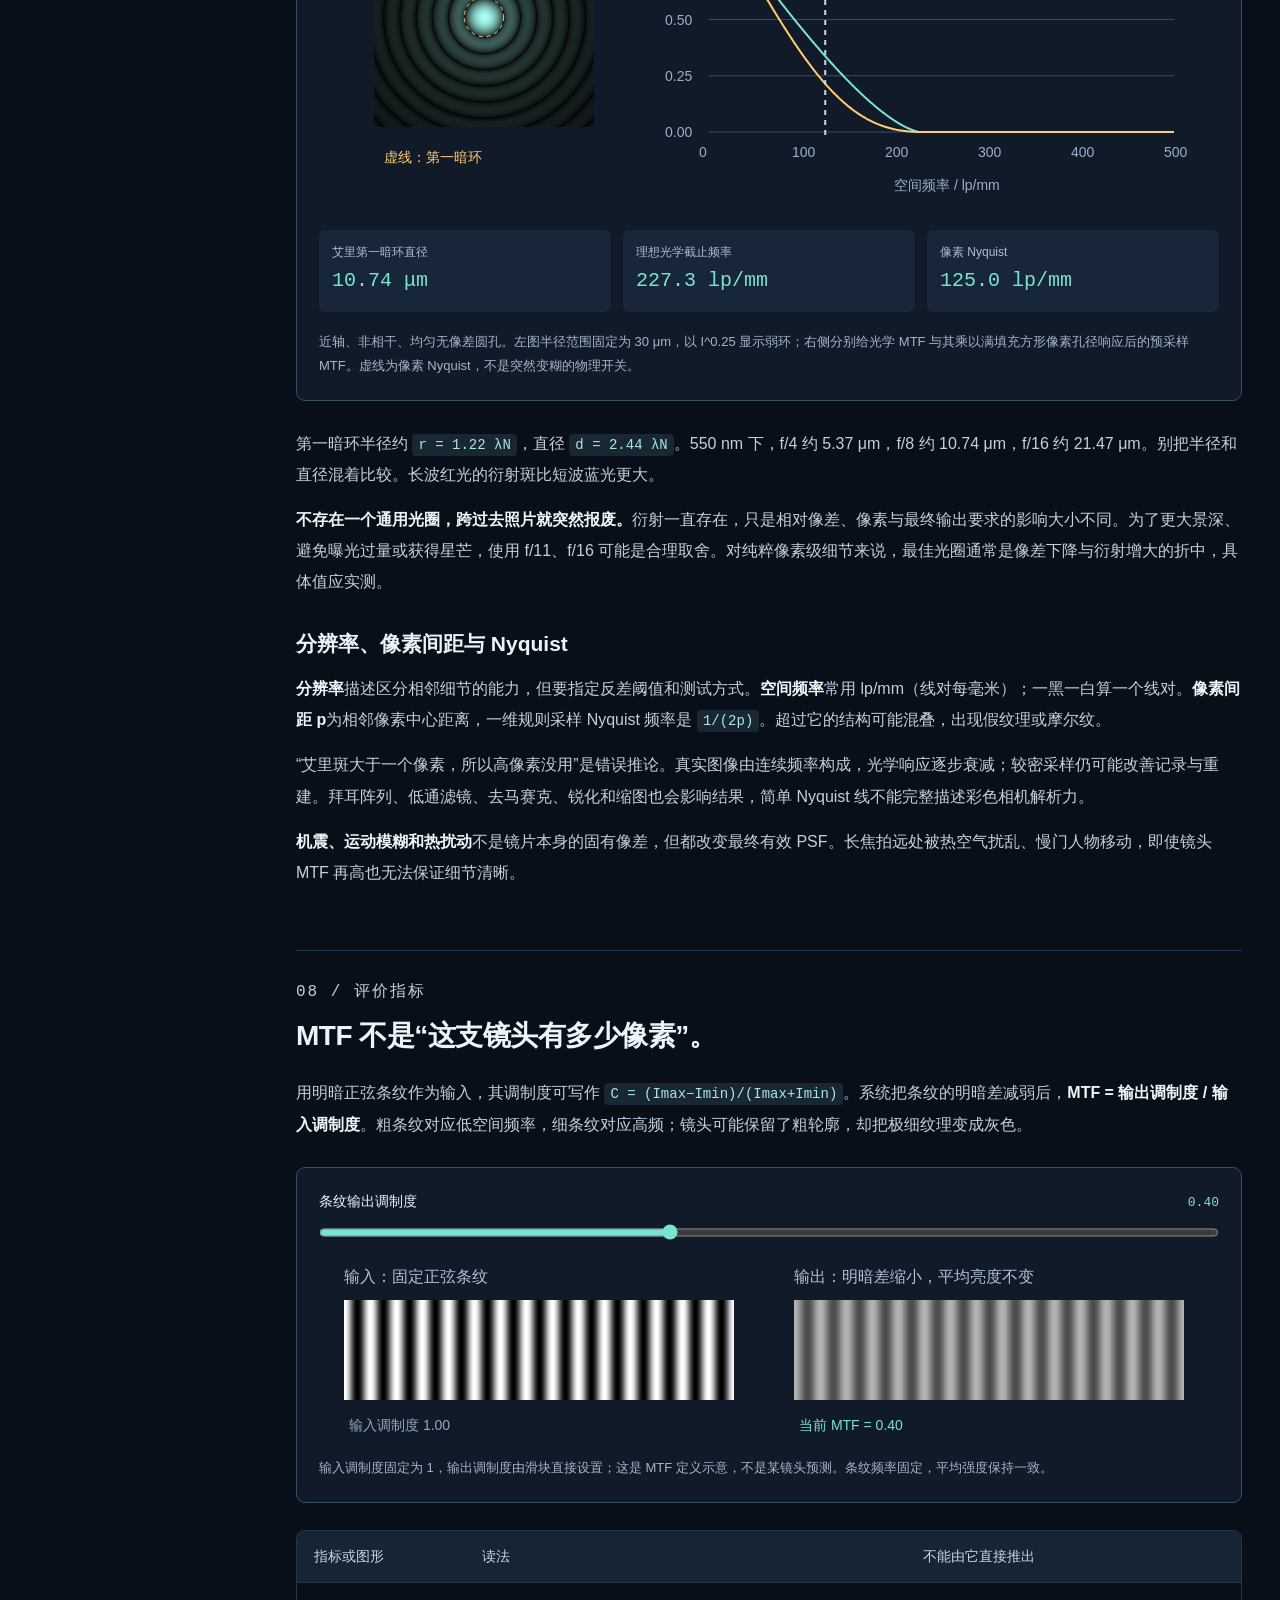
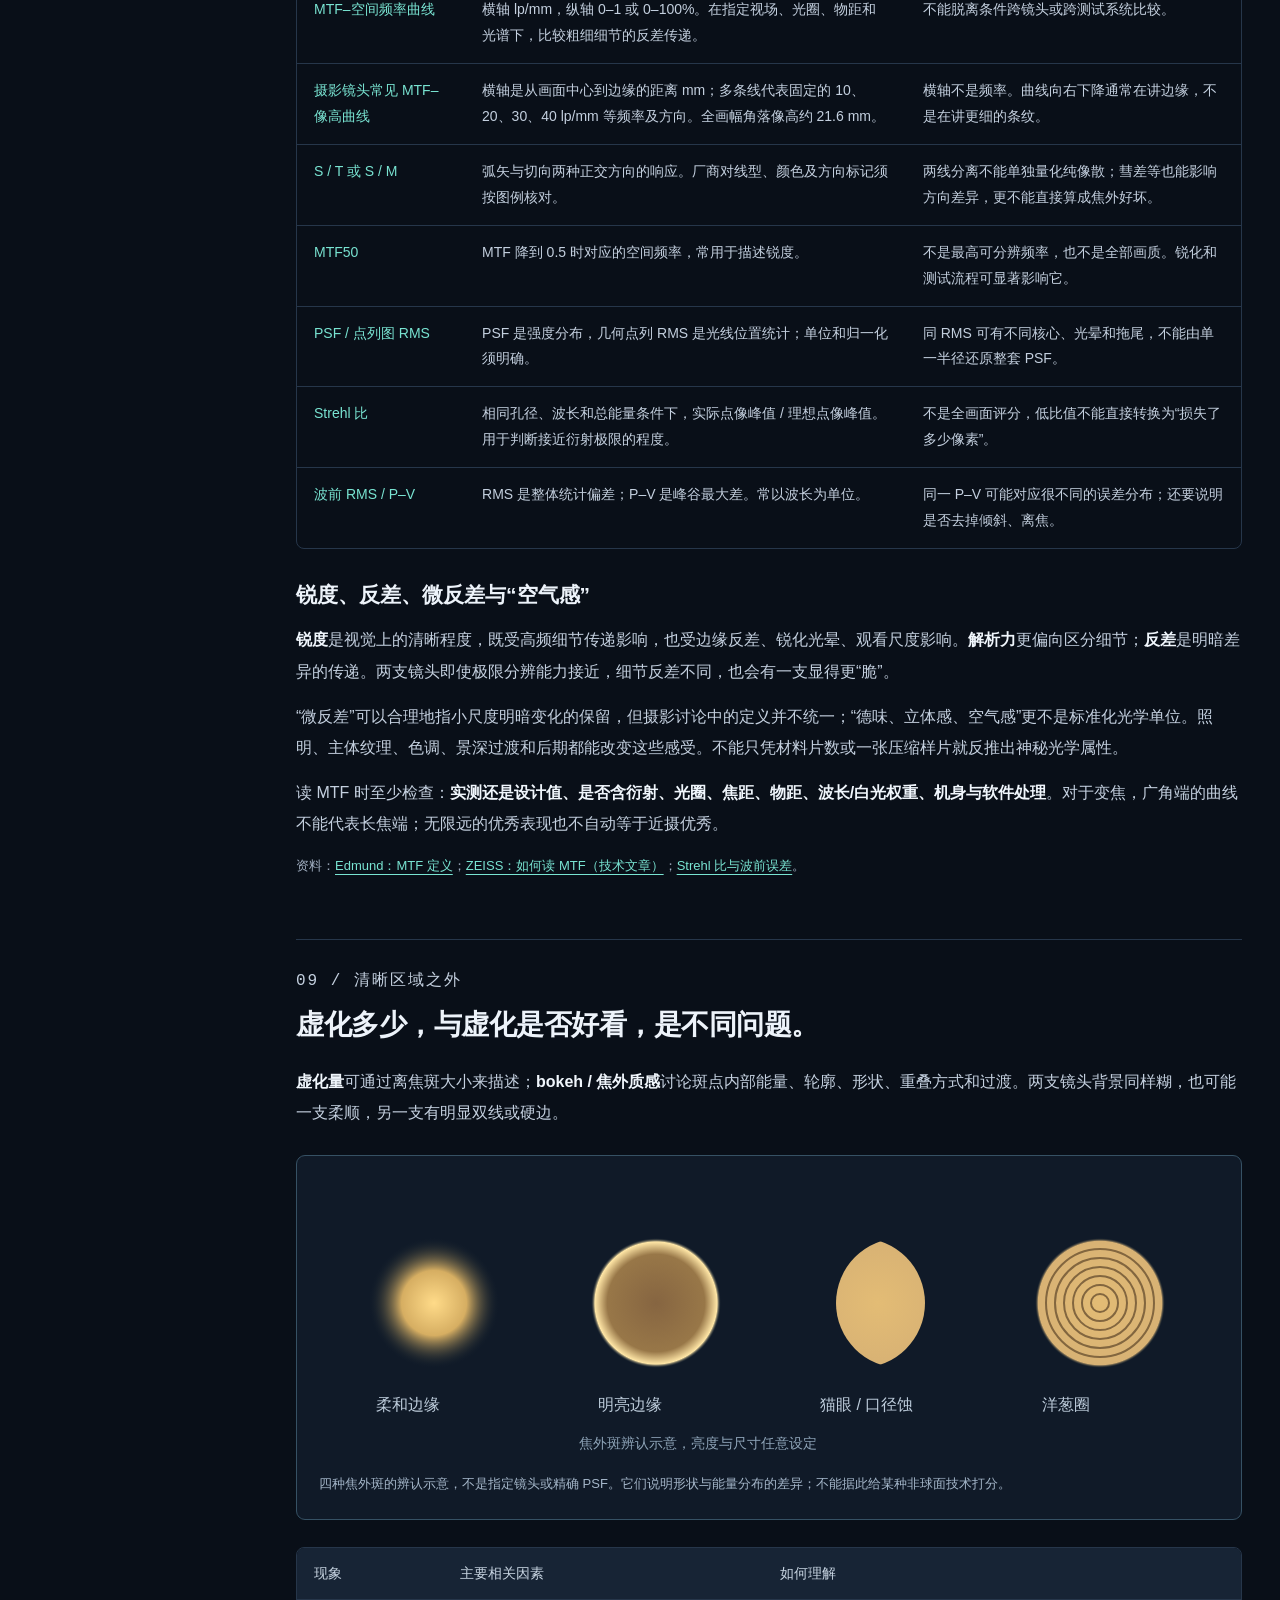
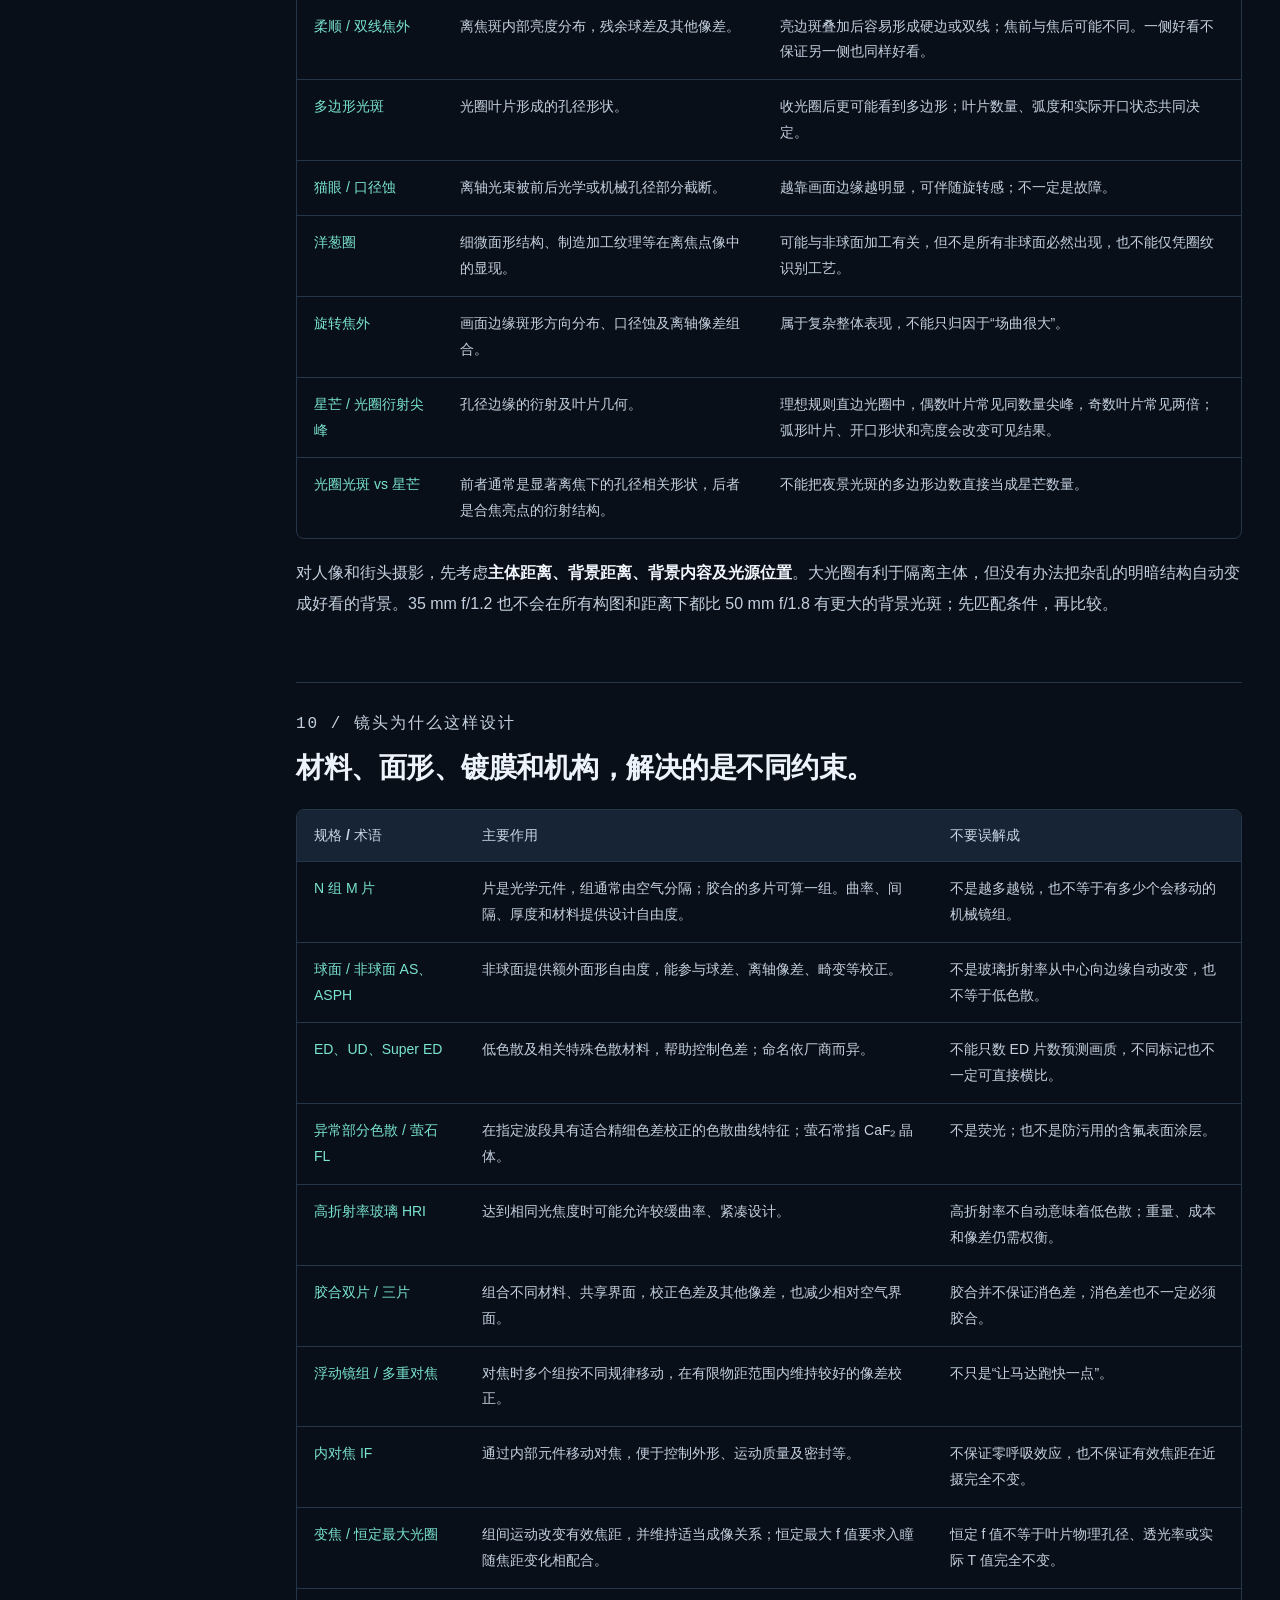
<file: src/guide.html>
<!doctype html><html lang="zh-CN"><head><meta charset="utf-8"><meta name="viewport" content="width=device-width,initial-scale=1"><title>镜头光学图解 · 从成像原理到读懂画质</title><meta name="description" content="镜头光学系统教程：焦距、光圈、景深、像差、色差、衍射、MTF、焦外与镜头设计。含物理计算、可交互示意、成像对照及一手资料。"><link rel="icon" href="data:image/svg+xml,%3Csvg xmlns='http://www.w3.org/2000/svg' viewBox='0 0 32 32'%3E%3Crect width='32' height='32' rx='7' fill='%23101a28'/%3E%3Ccircle cx='16' cy='16' r='10' fill='none' stroke='%2379e4d2'/%3E%3Ccircle cx='16' cy='16' r='4' fill='%2379e4d2'/%3E%3C/svg%3E"><link rel="stylesheet" href="style.css"><link rel="stylesheet" href="guide.css"></head><body class="guide"><header><a class="brand" href="guide.html"><span class="brandmark">◉</span><span>镜头光学图解<small>UNDERSTAND THE IMAGE</small></span></a><nav><a href="home.html">项目首页</a><a href="index.html">镜片组合实验室 ↗</a><a href="#sources">资料与模型</a></nav><span class="tag">系统教程 / 可交互图解</span></header>
<main><section class="intro"><div><p class="eyebrow">从光怎样传播，到照片为什么这样</p><h1>读懂镜头，先读懂它怎样改变一束光。</h1><p>按章节学习，也可以直接打开像差图鉴。公式解释数量关系，示意图解释结构，计算成像展示结果。手机上的宽图可横向滑动。</p></div></section>
<div class="guide-layout"><aside class="toc"><strong>学习路线</strong><a href="#map">00 / 先建立概念地图</a><a href="#geometry">01 / 焦距、视角与透视</a><a href="#focus">02 / 光圈、对焦与景深</a><a href="#wave">03 / 从光线到波前</a><a href="#atlas">04 / 像差成像图鉴</a><a href="#color">05 / 色散与两种色差</a><a href="#field">06 / 畸变、场曲与暗角</a><a href="#diffraction">07 / 衍射、像素与分辨率</a><a href="#mtf">08 / 读懂 MTF 与锐度</a><a href="#bokeh">09 / 焦外、口径蚀与星芒</a><a href="#design">10 / 镜片材料与结构设计</a><a href="#diagnosis">11 / 从照片反查原因</a><a href="#sources">12 / 公式、边界与资料</a></aside><div class="chapters">
<section id="map" class="chapter"><p class="eyebrow">00 / 概念地图</p><h2>先把“原因、现象、指标、解决办法”分开。</h2><p>例如，<strong>玻璃有色散 → 不同颜色折射程度不同 → 产生轴向或横向色差 → 照片出现彩边 → 用材料与光焦度组合校正</strong>。这条链上的词不能互换。“像差”和“色散”不是同一层级，镜头上的 ED、AS 也不是某种画质评分。</p>
<div class="conceptmap"><div><b>基础物理</b><span>折射、反射、色散<br>衍射、干涉</span></div><div><b>设计参数</b><span>材料、面形、间隔<br>孔径、光阑、对焦组</span></div><div><b>成像表现</b><span>焦距与景深<br>像差、暗角、杂散光</span></div><div><b>评价指标</b><span>PSF、MTF、畸变率<br>通光量、焦外表现</span></div></div>
<div class="callout"><strong>“清晰”没有一个万能数字。</strong>细节能否分开、轮廓是否有反差、颜色是否对齐、四角是否合焦、逆光是否发灰，都是不同的问题。镜头可以中心很锐、边角一般；也可以分辨率高，焦外却不合你的审美。</div>
<p>先建立一个统一想象：夜景里一盏极小的远处灯，是一个近似物点。镜头把它成像后，可能成为圆点、光晕、彗星形、带彩边的斑点。把一张照片的所有物点都这样处理，再叠加起来，就是最终图像。这个“一个点怎样变成像”的描述，是后面理解像差与 MTF 的桥梁。</p></section>

<section id="geometry" class="chapter"><p class="eyebrow">01 / 成像几何</p><h2>焦距决定成像尺度，机位决定透视。</h2><h3>折射率、折射与光焦度</h3><p><strong>折射率 n</strong>描述光在介质中的相速度与真空光速的关系，n = c/v。跨越界面时，光的频率不变，速度与波长改变；入射与折射方向满足 <code>n₁ sin θ₁ = n₂ sin θ₂</code>，角度从界面的法线量起。透镜利用不同位置的表面法线方向，把一束光改变成会聚或发散的光束。</p><p>正透镜对平行光有会聚作用，负透镜有发散作用。<strong>光焦度 Φ = 1/f</strong>，f 用米时单位为屈光度 D；它不是光圈。约 50 mm 的正透镜光焦度为 +20 D。完整镜头可以含有很强的正片和负片，最后只保留较温和的净会聚能力。</p>
<div class="tablewrap"><table><thead><tr><th>术语</th><th>严谨含义</th><th>常见误解</th></tr></thead><tbody>
<tr><td>有效焦距 EFL</td><td>系统在近轴条件下的成像尺度；空气中，像方主平面到后焦点的有符号距离。</td><td>不是镜头外壳长度，也不是前镜片到传感器的距离。</td></tr>
<tr><td>焦点 / 焦平面</td><td>轴上平行光会聚处为后焦点；近轴小角度平行光的理想像点落在相应焦平面。</td><td>有限距离的物体合焦时，其像面通常不位于无限远后焦平面。</td></tr>
<tr><td>主平面 / 节点</td><td>把复杂厚镜头等效成一阶成像系统的参考面和参考点；两侧介质相同时，相应节点与主点重合。</td><td>这些参考位置可以落在玻璃外。所谓“无视差旋转点”通常与入瞳有关，不能简单叫节点。</td></tr>
<tr><td>后焦距 BFL</td><td>从最后光学面顶点到后焦点的轴向距离。</td><td>不是有效焦距。广角反望远结构可有短焦距而长后焦距。</td></tr>
<tr><td>法兰距</td><td>机身卡口安装基准面到传感器面的机械距离。</td><td>与后焦距、焦距不是同一个量。</td></tr>
<tr><td>像圈 / 画幅</td><td>镜头可覆盖的圆形成像区域，以及传感器从中截取的矩形。</td><td>覆盖到了不等于整个区域都一样清晰或一样明亮。</td></tr></tbody></table></div>
<h3>焦距、视角、等效焦距</h3><p>理想直线投影、无限远对焦时，某一方向的视角近似 <code>α = 2 arctan(d / 2f)</code>，d 是传感器在该方向的长度。必须说清楚“水平、垂直还是对角视角”。同一焦距，画幅越小，截取的视野越窄；镜头的实际焦距并没有变。</p><p>例如“APS-C 上的 35 mm 相当于全画幅约 52.5 mm”，是约 1.5×裁切下的<strong>视角对应</strong>。35 mm 仍是 35 mm，f/1.8 的标称曝光含义也仍是 f/1.8。若进一步比较景深，要同时匹配机位、构图与最终观看尺寸；不能把“等效”当成所有性质都完全相同。</p>
<h3>透视、压缩感与广角拉伸</h3><p>在近似针孔模型里，物体像高与 <code>f × 物体高度 / 距离</code> 成正比。两个物体的相对大小主要由它们与相机的距离比例决定。<strong>站在原地换焦距，再把广角照片裁成相同视野，透视关系基本一致</strong>，忽略镜头投影差异与入瞳位置的小变化。</p><p>通常用长焦拍同样大的主体时，你会退得更远；退远以后，主体和背景与相机的距离之比更接近，于是背景显得更大、更“贴近”主体。35 mm 靠得很近拍脸时，鼻子比耳朵更靠近相机，相对比例被放大。这是拍摄距离的影响，不应笼统归咎为镜头桶形畸变。</p><p>直线投影广角在边缘还有把较大角度映射到平面上的拉伸；鱼眼则主动采用不同投影，让很多直线弯曲以容纳极大视角。这些投影选择也不能全叫“镜头做坏了”。</p><p class="source-note">资料：<a href="https://www.edmundoptics.com/knowledge-center/application-notes/imaging/understanding-focal-length-and-field-of-view/" target="_blank" rel="noopener">Edmund：焦距与视场</a>。</p></section>

<section id="focus" class="chapter"><p class="eyebrow">02 / 光圈与对焦</p><h2>光圈控制光锥，对焦决定光锥在哪里收拢。</h2><div class="lab"><div class="lab-title"><h3>动手：把 35 mm、50 mm 与光圈放进同一个模型</h3><span class="tag">薄透镜计算</span></div><div class="knobs"><label>焦距 <output id="gfOut"></output><input id="gf" type="range" min="24" max="200" step="1" value="35"></label><label>光圈 f 值 <output id="gnOut"></output><input id="gn" type="range" min="1.2" max="16" step=".1" value="1.8"></label><label>主体对焦距离 <output id="gsOut"></output><input id="gs" type="range" min=".5" max="10" step=".1" value="2"></label><label>容许弥散圈直径 <output id="gcOut"></output><input id="gc" type="range" min=".005" max=".05" step=".001" value=".03"></label></div><div class="quickbuttons"><button data-geo="35,1.2,2">35 mm / f1.2 / 2 m</button><button data-geo="50,1.8,2">50 mm / f1.8 / 2 m</button><button data-geo="50,1.8,2.857142857">50 mm / 退远至近似同构图</button></div><div id="geoDiagram" class="diagram-scroll" tabindex="0" role="img" aria-label="薄透镜物像位置与光锥示意"></div><div id="geoNumbers" class="numbergrid" aria-live="polite"></div><p class="caption">假定全画幅宽 36 mm，入瞳位于薄透镜处，背景固定距镜头 20 m。距离从主平面量起。光路是结构示意、横纵比例不同；数值由薄透镜公式计算。商用内对焦镜头在近距离可能偏离此模型。</p></div>
<h3>光圈值 f/N 与入瞳</h3><p><strong>N = f / D</strong>，D 是从物方看进去时光阑所成的像——入瞳——的直径，不一定等于光圈叶片孔径，也不等于前镜片或滤镜口径。50 mm f/2 的入瞳直径约 25 mm；同样 50 mm f/4 为 12.5 mm。</p><p>在同场景、同快门及相近透过率下，轴上像面照度近似正比于 <code>1/N²</code>。f 值乘 √2，光量约减半，也就是收小一挡。f/1.4 → f/2 → f/2.8 → f/4 → f/5.6 → f/8 是常见整挡序列。这里“孔径”常说直径，而采光量对应面积，不能线性相加。</p><p><strong>T 值</strong>再考虑光学透过率 τ：<code>T = N / √τ</code>。例如几何 f/2、透过率 81%，对应约 T2.22。T 值便于匹配曝光；景深与衍射主要仍由孔径几何和工作条件决定。增益 ISO 则发生在成像记录环节，不会把 f/4 变成 f/2 的光锥。</p>
<h3>对焦、失焦、弥散圈</h3><p>近轴薄透镜满足 <code>1/f = 1/u + 1/v</code>。不同物距 u 对应不同像距 v。对焦机构移动整个光学系统或内部镜组，让目标的像落在传感器上。相机显示“合焦”，也不意味着每一根光线都能完美到同一点，像差与衍射仍存在。</p><p>假如一个物点应该在传感器后方会聚，但传感器提前截断了光锥，就得到一个有限大小的<strong>弥散斑</strong>。几何近似下常把它当圆形；实际形状还受孔径、像差和口径蚀影响。<strong>容许弥散圈 CoC</strong>是你愿意把多大的斑点仍视作“足够清晰”的判断阈值，并非镜头常数。</p>
<h3>景深、焦深、超焦距</h3><p><strong>景深</strong>是在不重新对焦时，物方仍满足清晰度要求的距离范围；<strong>焦深</strong>是在像方，传感器或像面位置能容许的偏差范围。放大观看、近距离观看或要求更多细节时，容许弥散圈应更小，算出来的景深也更窄。严格说，理想模型里只有一个物平面完全合焦，其余只是“足够接近”。</p><p>超焦距近似 <code>H = f²/(N c) + f</code>，其中 c 为容许弥散圈直径。对到 H 时，远界到无限远，近界约为 H/2。<strong>“在景深内”不等于“和焦点处一样锐”</strong>；把重要远景放在容许模糊的边界，可能不符合高像素放大检查的要求。</p><p>更大光圈、更近拍摄通常会减少景深。比较焦距影响必须说明是否保持机位或主体构图：同机位下换长焦与退远保持同构图，是两种不同实验。“景深固定前 1/3、后 2/3”也不是普适定律，前后分配随条件变化。</p>
<h3>呼吸效应、焦点漂移与近摄</h3><p><strong>呼吸效应</strong>：改变对焦距离时，画面视角或成像尺度也变化，视频拉焦时像轻微变焦。<strong>焦点漂移 focus shift</strong>：常指收光圈后最佳焦点位置改变，残余球差可导致这一现象。<strong>变焦不齐焦</strong>：改变焦距后需要重新对焦；parfocal（齐焦）设计着重保持焦点，varifocal 则不保证。三者不是一回事。</p><p><strong>放大倍率</strong>是传感器上的像尺寸 / 实物尺寸；1:1 表示 10 mm 物体在传感器上长 10 mm。<strong>最近对焦距离</strong>通常从传感器平面量起，<strong>工作距离</strong>从镜头前端到被摄体量起。近摄时实际入射光锥、有效光圈、焦距与瞳孔放大率都可能变化，不能简单套用无限远曝光和景深直觉；对称薄透镜近似下工作 f 值约为 N(1+m)。</p><p class="source-note">资料：<a href="https://www.edmundoptics.com/knowledge-center/application-notes/imaging/lens-iris-aperture-setting/" target="_blank" rel="noopener">f 值、孔径与通光</a>；<a href="https://www.edmundoptics.com/knowledge-center/application-notes/imaging/depth-of-field-and-depth-of-focus/" target="_blank" rel="noopener">景深与焦深</a>。</p></section>

<section id="wave" class="chapter"><p class="eyebrow">03 / 光线与波动</p><h2>一束光不仅有方向，还有相位。</h2><p>光线追迹适合解释“光从哪里经过、会到哪里”。但孔径有限时，光具有波动性，不能只把最终结果看成一堆无宽度的线。<strong>波前</strong>是同一相位的位置组成的面；理想会聚波可以用以焦点为中心的球面波前描述。</p><p><strong>光程 OPL = ∫n ds</strong>同时考虑走过的长度与折射率。理想会聚要求各处光的相位关系合适。实际波前相对参考理想波前的光程偏差，叫 <strong>OPD / 波前像差</strong>，可以用 nm，也可以用多少个波长（waves）表示。同样 50 nm 的偏差，对 400 nm 蓝紫光比对 700 nm 红光更严重。</p><div class="conceptmap flow"><div><b>入瞳</b><span>孔径形状 + 振幅</span></div><div><b>波前</b><span>各位置的相位误差</span></div><div><b>PSF</b><span>一个点扩散成的像</span></div><div><b>成像 / MTF</b><span>细节如何叠加和衰减</span></div></div>
<p><strong>PSF（点扩散函数）</strong>是点光源的强度分布。对于近似线性、局部平移不变、非相干成像，图像可以看成物体强度与 PSF 的卷积。<strong>PSF 的傅里叶变换得到 OTF，OTF 的幅值部分就是 MTF</strong>。所以“点像变大”与“细条纹反差降低”其实是同一套成像过程的不同描述。</p><p>“几何点列图”与“衍射 PSF 图”不能混为一谈：前者画光线落点，后者计算相位干涉后的能量分布。上一页实验室是几何追迹；下面图鉴则用标量傅里叶光学计算。两者适用层次不同，不应直接把数值互相替代。</p></section>

<section id="atlas" class="chapter"><p class="eyebrow">04 / 像差成像图鉴</p><h2>同样叫“糊”，一个点的糊法可以完全不同。</h2><p>下面先只用 550 nm 单色光，排除色差。点击一种现象，左边看波前，右边看点像，底部看它对条纹、文字和点阵的影响。<strong>计算中的像差模式被单独施加，现实镜头往往是几种混合。</strong></p>
<div class="lab"><div class="atlas-controls"><label>现象<select id="abType"><option value="ideal">理想圆孔 · 只有衍射</option><option value="defocus">失焦 · 整束光错过像面</option><option value="spherical">球差 · 不同孔径区不同焦点</option><option value="coma">彗差 · 点像不对称</option><option value="astigmatism">像散 · 两方向难同时合焦</option><option value="astig-near">像散 · 朝一个线焦面移动</option><option value="astig-far">像散 · 朝另一个线焦面移动</option></select></label><label>模式系数<select id="abLevel"><option value="0.08">0.08 waves · 较小</option><option value="0.2" selected>0.20 waves · 明显</option><option value="0.4">0.40 waves · 较大</option></select></label><div id="abMetric" class="mini-readout"></div></div>
<div class="wave-pair"><figure><img id="waveImg" src="guide-assets/ideal-wave.png" alt="入瞳内波前误差分布" width="320" height="320"><figcaption>波前误差，固定色标 −1.6 → +1.6 waves<br><span class="colorscale"></span></figcaption></figure><figure><img id="psfImg" src="guide-assets/ideal-psf.png" alt="傅里叶计算的点扩散函数" width="405" height="405"><figcaption>PSF，窗口宽 44.55 μm；共享对数显示<br>亮度范围：理想峰值的 10⁻⁴ → 1</figcaption></figure></div><div class="image-pair"><figure><img src="guide-assets/ideal-image.png" width="512" height="256" alt="理想衍射受限系统的测试图成像"><figcaption>理想同孔径成像：仍然含衍射</figcaption></figure><figure><img id="abImage" src="guide-assets/ideal-image.png" width="512" height="256" alt="当前像差下的测试图计算成像"><figcaption>当前成像：同一测试图、相同尺度与线性曝光</figcaption></figure></div><p class="caption">f/4、550 nm、均匀圆形入瞳，19 组预计算结果。测试图宽 281.6 μm。PSF 使用对数显示以看清弱光环；下方成像使用线性强度，不能按上方颜色亮度估计照片反差。系数定义与数值误差见资料章。</p></div>
<article id="abExplanation" class="explanation" aria-live="polite"></article>
<h3>球差：不只是“没对上焦”</h3><p>同一轴上物点、同一颜色，经过中心附近和边缘的光线交轴位置不同。常见单正透镜的边缘光线可能更早会聚，但校正后的系统也可出现相反符号，因此不能死记“边缘一定焦在前面”。把传感器前后移动只能选择一个折中焦面，无法同时让所有孔径区完美重合。</p><p>照片中可能表现为清晰核心外罩柔光，降低微小细节的反差，也会改变焦前和焦后的散景。收光圈屏蔽边缘光线，通常能减轻球差，但不代表总画质会随收光圈无限改善；之后还有衍射。非球面、合理镜片弯曲、材料与光焦度分配都可参与校正。</p>
<h3>彗差：画面边上的灯为什么像小翅膀？</h3><p>对于离轴物点，不同孔径区贡献的位置和成像尺度不同，形成不对称的点像。星空、夜景灯点、车灯高反差边缘特别容易暴露它。实际镜头里常与像散混合，出现鸟翼、三角、拉尾等形态；看到“小翅膀”不能凭形状就把其他像差全部排除。</p><p>收光圈通常有帮助；光阑位置、镜片形状、非球面及系统对称性也会影响它。<strong>相机抖动和星轨同样能把点拉长</strong>，但往往有全画面方向规律或随曝光时间改变，诊断时要先排除。</p>
<h3>像散：为什么横向清楚，纵向却糊？</h3><p>离轴物点的切向和弧矢光束有不同最佳焦位置，两个典型线焦之间存在折中区域。图鉴选择“朝一个线焦面移动”，再选“朝另一个”，能看见点像伸长方向改变。中间位置可能较接近圆或呈复杂十字分布，不一定始终是椭圆。</p><p>镜头的离轴像散与眼科里常见的“散光”概念有联系，但镜头即使各镜片绕轴旋转对称，也能出现离轴像散；不必存在一块肉眼看起来歪斜的镜片。偏心或装调误差还会带来额外、非对称的像差。</p><p class="source-note">资料：<a href="https://www.edmundoptics.com/knowledge-center/application-notes/optics/chromatic-and-monochromatic-optical-aberrations/" target="_blank" rel="noopener">单色与色差分类</a>；<a href="https://www.edmundoptics.com/knowledge-center/application-notes/optics/comparison-of-optical-aberrations/" target="_blank" rel="noopener">像差模式比较</a>。</p></section>

<section id="color" class="chapter"><p class="eyebrow">05 / 材料与颜色</p><h2>色散是材料性质，色差才是成像后果。</h2><p>普通光学玻璃在可见光正常色散区，短波光的折射率通常更高，单正透镜对蓝光的聚焦通常更强。但这是常见材料和结构下的趋势，不是宇宙中任何介质都必须如此。更完整的材料行为由 <strong>n(λ)</strong> 曲线描述。</p><div class="lab"><h3>真实材料数据：两种玻璃的色散</h3><div class="diagram-scroll" tabindex="0" aria-label="图表，可横向滚动"><canvas id="dispersion" width="860" height="320" role="img" aria-label="SCHOTT N-BK7 与 N-F2 的相对折射率随波长变化"></canvas></div><p class="caption">使用 SCHOTT Sellmeier 系数；纵轴 n(λ) − n(587.6 nm)，因此两曲线在 d 线均为 0，不代表绝对折射率相同。</p></div>
<div class="tablewrap"><table><thead><tr><th>术语</th><th>原理</th><th>结果与对策</th></tr></thead><tbody><tr><td>阿贝数 Vd</td><td><code>(nd−1)/(nF−nC)</code>；衡量选定可见波段的相对色散，V 大通常意味着色散较弱。</td><td>不是折射率本身，也不是越大就一定能做出越好的镜头。只靠一个 V 无法描述完整光谱形状。</td></tr><tr><td>轴向色差 / 纵向色差<br>Longitudinal CA / LoCA</td><td>不同颜色的最佳焦面在光轴方向上前后错开。</td><td>中心也可能出现；焦前焦后高反差边缘呈不同颜色。通常不能只靠缩放颜色通道彻底修好。收光圈可减轻可见模糊，但并未改变材料色散。</td></tr><tr><td>横向色差 / 倍率色差<br>Lateral / Transverse CA</td><td>不同颜色在同一像面上的成像倍率不同。</td><td>常在边缘表现为两侧不同颜色的轮廓，理想对称系统轴上为零。通常可用通道几何校正改善；收光圈一般不是主要解法。</td></tr><tr><td>二级光谱</td><td>消色差双片让两个选定波长重合后，其他波长仍存在残余焦差。</td><td>“消色差”不等于所有颜色从此完全重合。材料的异常部分色散可帮助进一步校正。</td></tr><tr><td>球色差 / Spherochromatism</td><td>球差本身随波长变化。</td><td>即使不同颜色的近轴焦点一致，全孔径边缘光线仍可能对不齐；不能只检查三条近轴光线。</td></tr><tr><td>APO / 复消色差</td><td>比普通消色差更严格地控制多波长焦差，传统定义涉及多波长与球差校正。</td><td>摄影商品命名的严格程度不完全一致；它不是一个可跨厂商直接比较的“零色差认证”。</td></tr><tr><td>紫边</td><td>一种看到的颜色现象，不是唯一的物理病因。</td><td>可能涉及轴向色差、球色差、传感器过曝或处理流程。不能看到紫色就断定“ED 数量不够”。</td></tr></tbody></table></div>
<div class="lab"><div class="lab-title"><h3>辨认：两种色差的轮廓</h3><span class="tag">夸张示意 / 非镜头实测</span></div><div class="diagram-scroll" tabindex="0" aria-label="图表，可横向滚动"><canvas id="colorDemo" width="860" height="285" role="img" aria-label="轴向色差的同心不同模糊与横向色差的通道倍率错位"></canvas></div><p class="caption">左：三个颜色成分同中心但模糊尺度不同；右：各颜色的图像倍率不同。通道颜色和程度仅为辨认现象的示意，没有指定真实玻璃处方。</p></div>
<p>正低色散片与负高色散片配合，可以让色焦差互相抵消，同时留下净正光焦度。薄片接触近似下的条件是 <code>Φ₁/V₁ + Φ₂/V₂ ≈ 0</code>。这也说明：<strong>把所有镜片都换成同一种“好玻璃”不一定更好</strong>，设计需要适合相互补偿的材料组合。</p><p><a href="index.html">去组合实验室</a>，选择双胶合，再把第二片也改成 N-BK7，就能直接观察这种补偿关系被破坏。非球面改变面形；ED 改善材料色散选择，两者各有所长，也可以出现在同一片元件上。</p></section>

<section id="field" class="chapter"><p class="eyebrow">06 / 画面位置与亮度</p><h2>直线弯了、四角暗了、边缘不合焦，是三件事。</h2><div class="lab"><div class="atlas-controls"><label>观察项目<select id="fieldType"><option value="barrel">桶形畸变</option><option value="pincushion">枕形畸变</option><option value="moustache">波浪 / 胡须形畸变</option><option value="vignette">暗角：相对照度下降</option><option value="curvature">场曲：弯曲的最佳像面</option></select></label><label>示意程度 <output id="fieldStrengthOut"></output><input id="fieldStrength" type="range" min="0" max="1" step=".01" value=".65"></label></div><div class="diagram-scroll" tabindex="0" aria-label="图表，可横向滚动"><canvas id="fieldCanvas" width="900" height="410" role="img" aria-label="畸变、暗角与场曲的可交互示意"></canvas></div><p id="fieldCaption" class="caption"></p></div>
<h3>畸变 distortion</h3><p>理想投影位置和实际位置不一致，常用 <code>(实际像高−理想像高)/理想像高</code> 表示相对畸变。桶形：周边相对向中心收缩；枕形：周边相对向外扩张；波浪形：不同像高处的符号或变化趋势不同。图中使用径向多项式映射，展示几何关系，并非某镜头实测曲线。</p><p><strong>畸变不必让一个点变糊</strong>，它主要把点放错位置。软件可以把已知的位置关系映射回来，但拉伸与插值会改变边缘有效采样，也可能裁掉视野。不能把“可软件修正”等同于没有任何代价。</p><p>仰拍建筑出现梯形，主要是相机姿态与平面投影形成的透视关系，不等同于桶形、枕形镜头畸变。两者可以叠加出现，后期操作也常分别叫“几何/透视校正”和“镜头畸变校正”。</p>
<h3>场曲 field curvature</h3><p>在没有像散的理想化描述下，各个视场的最佳像点可能落在弯曲表面，而不是平面传感器上。于是拍平墙时，中间合焦，边缘可能需要略微前后调整对焦才能更清楚。<strong>边缘重对焦后明显改善，是场曲的一条线索</strong>，但也可能混有像散、倾斜、目标不平或偏心。</p><p>真实镜头可以有复杂的场曲形状，不一定是简单圆碗。像散存在时，切向与弧矢还各有自己的焦面。近似的 Petzval 和涉及各界面的折射率和曲率，说明正负光焦度与材料配置会影响平场能力；加一个“平场片”也必须放在完整系统里设计。</p>
<h3>暗角、相对照度与口径蚀</h3><p><strong>暗角 / vignetting</strong>是边缘比中心暗的总表现。可以来自自然照度下降、内部孔径对斜光束的遮挡、滤镜或遮光罩等外部机械遮挡，以及传感器对入射角的响应。简单理想投影常见 cos⁴θ 照度规律，但它不是所有现代摄影镜头精确适用的完整暗角模型。</p><p><strong>光学口径蚀</strong>会截掉离轴光束的一部分，一方面使角落变暗，另一方面让离轴散景光斑呈猫眼状。收光圈常能减轻光学口径蚀，但由其他因素引起的暗角不一定一起消失。软件提亮四角会放大该区域的噪声，不能补回从未收到的光子。</p></section>

<section id="diffraction" class="chapter"><p class="eyebrow">07 / 有限孔径的代价</p><h2>缩光圈减轻一些像差，却让衍射斑变大。</h2><p>光经过有限孔径后，波会发生衍射。理想均匀圆形孔径的点像呈亮核心与逐渐变弱的同心环。通常把中央亮斑到第一暗环之间称为艾里斑；“Airy disk”有时也被宽泛地用于描述整套图样，读资料时要分清。</p><div class="lab"><div class="lab-title"><h3>动手：光圈、颜色与像素尺度</h3><span class="tag">理想圆孔解析模型</span></div><div class="knobs"><label>光圈 <output id="dnOut"></output><input id="dn" type="range" min="1.4" max="22" step=".1" value="8"></label><label>波长 <output id="dlOut"></output><input id="dl" type="range" min="400" max="700" step="10" value="550"></label><label>像素间距 <output id="dpOut"></output><input id="dp" type="range" min="2" max="8" step=".1" value="4"></label></div><div class="diagram-scroll" tabindex="0" aria-label="图表，可横向滚动"><canvas id="diffCanvas" width="900" height="370" role="img" aria-label="艾里点像与理想光学MTF和像素孔径响应"></canvas></div><div id="diffNumbers" class="numbergrid"></div><p class="caption">近轴、非相干、均匀无像差圆孔。左图半径范围固定为 30 μm，以 I^0.25 显示弱环；右侧分别给光学 MTF 与其乘以满填充方形像素孔径响应后的预采样 MTF。虚线为像素 Nyquist，不是突然变糊的物理开关。</p></div>
<p>第一暗环半径约 <code>r = 1.22 λN</code>，直径 <code>d = 2.44 λN</code>。550 nm 下，f/4 约 5.37 μm，f/8 约 10.74 μm，f/16 约 21.47 μm。别把半径和直径混着比较。长波红光的衍射斑比短波蓝光更大。</p><p><strong>不存在一个通用光圈，跨过去照片就突然报废。</strong>衍射一直存在，只是相对像差、像素与最终输出要求的影响大小不同。为了更大景深、避免曝光过量或获得星芒，使用 f/11、f/16 可能是合理取舍。对纯粹像素级细节来说，最佳光圈通常是像差下降与衍射增大的折中，具体值应实测。</p>
<h3>分辨率、像素间距与 Nyquist</h3><p><strong>分辨率</strong>描述区分相邻细节的能力，但要指定反差阈值和测试方式。<strong>空间频率</strong>常用 lp/mm（线对每毫米）；一黑一白算一个线对。<strong>像素间距 p</strong>为相邻像素中心距离，一维规则采样 Nyquist 频率是 <code>1/(2p)</code>。超过它的结构可能混叠，出现假纹理或摩尔纹。</p><p>“艾里斑大于一个像素，所以高像素没用”是错误推论。真实图像由连续频率构成，光学响应逐步衰减；较密采样仍可能改善记录与重建。拜耳阵列、低通滤镜、去马赛克、锐化和缩图也会影响结果，简单 Nyquist 线不能完整描述彩色相机解析力。</p><p><strong>机震、运动模糊和热扰动</strong>不是镜片本身的固有像差，但都改变最终有效 PSF。长焦拍远处被热空气扰乱、慢门人物移动，即使镜头 MTF 再高也无法保证细节清晰。</p></section>

<section id="mtf" class="chapter"><p class="eyebrow">08 / 评价指标</p><h2>MTF 不是“这支镜头有多少像素”。</h2><p>用明暗正弦条纹作为输入，其调制度可写作 <code>C = (Imax−Imin)/(Imax+Imin)</code>。系统把条纹的明暗差减弱后，<strong>MTF = 输出调制度 / 输入调制度</strong>。粗条纹对应低空间频率，细条纹对应高频；镜头可能保留了粗轮廓，却把极细纹理变成灰色。</p><div class="lab"><label class="label" for="contrast">条纹输出调制度 <output id="contrastOut"></output></label><input id="contrast" type="range" min=".02" max="1" step=".01" value=".4"><div class="diagram-scroll" tabindex="0" aria-label="图表，可横向滚动"><canvas id="mtfBars" width="900" height="190" role="img" aria-label="相同平均亮度下正弦条纹的调制度变化"></canvas></div><p class="caption">输入调制度固定为 1，输出调制度由滑块直接设置；这是 MTF 定义示意，不是某镜头预测。条纹频率固定，平均强度保持一致。</p></div>
<div class="tablewrap"><table><thead><tr><th>指标或图形</th><th>读法</th><th>不能由它直接推出</th></tr></thead><tbody><tr><td>MTF–空间频率曲线</td><td>横轴 lp/mm，纵轴 0–1 或 0–100%。在指定视场、光圈、物距和光谱下，比较粗细细节的反差传递。</td><td>不能脱离条件跨镜头或跨测试系统比较。</td></tr><tr><td>摄影镜头常见 MTF–像高曲线</td><td>横轴是从画面中心到边缘的距离 mm；多条线代表固定的 10、20、30、40 lp/mm 等频率及方向。全画幅角落像高约 21.6 mm。</td><td>横轴不是频率。曲线向右下降通常在讲边缘，不是在讲更细的条纹。</td></tr><tr><td>S / T 或 S / M</td><td>弧矢与切向两种正交方向的响应。厂商对线型、颜色及方向标记须按图例核对。</td><td>两线分离不能单独量化纯像散；彗差等也能影响方向差异，更不能直接算成焦外好坏。</td></tr><tr><td>MTF50</td><td>MTF 降到 0.5 时对应的空间频率，常用于描述锐度。</td><td>不是最高可分辨频率，也不是全部画质。锐化和测试流程可显著影响它。</td></tr><tr><td>PSF / 点列图 RMS</td><td>PSF 是强度分布，几何点列 RMS 是光线位置统计；单位和归一化须明确。</td><td>同 RMS 可有不同核心、光晕和拖尾，不能由单一半径还原整套 PSF。</td></tr><tr><td>Strehl 比</td><td>相同孔径、波长和总能量条件下，实际点像峰值 / 理想点像峰值。用于判断接近衍射极限的程度。</td><td>不是全画面评分，低比值不能直接转换为“损失了多少像素”。</td></tr><tr><td>波前 RMS / P–V</td><td>RMS 是整体统计偏差；P–V 是峰谷最大差。常以波长为单位。</td><td>同一 P–V 可能对应很不同的误差分布；还要说明是否去掉倾斜、离焦。</td></tr></tbody></table></div>
<h3>锐度、反差、微反差与“空气感”</h3><p><strong>锐度</strong>是视觉上的清晰程度，既受高频细节传递影响，也受边缘反差、锐化光晕、观看尺度影响。<strong>解析力</strong>更偏向区分细节；<strong>反差</strong>是明暗差异的传递。两支镜头即使极限分辨能力接近，细节反差不同，也会有一支显得更“脆”。</p><p>“微反差”可以合理地指小尺度明暗变化的保留，但摄影讨论中的定义并不统一；“德味、立体感、空气感”更不是标准化光学单位。照明、主体纹理、色调、景深过渡和后期都能改变这些感受。不能只凭材料片数或一张压缩样片就反推出神秘光学属性。</p><p>读 MTF 时至少检查：<strong>实测还是设计值、是否含衍射、光圈、焦距、物距、波长/白光权重、机身与软件处理</strong>。对于变焦，广角端的曲线不能代表长焦端；无限远的优秀表现也不自动等于近摄优秀。</p><p class="source-note">资料：<a href="https://www.edmundoptics.com/knowledge-center/application-notes/imaging/modulation-transfer-function-mtf-and-mtf-curves/" target="_blank" rel="noopener">Edmund：MTF 定义</a>；<a href="https://lenspire.zeiss.com/photo/app/uploads/2022/02/technical-article-how-to-read-mtf-curves-01.pdf" target="_blank" rel="noopener">ZEISS：如何读 MTF（技术文章）</a>；<a href="https://www.edmundoptics.com/knowledge-center/application-notes/lasers/beam-quality-and-strehl-ratio/" target="_blank" rel="noopener">Strehl 比与波前误差</a>。</p></section>

<section id="bokeh" class="chapter"><p class="eyebrow">09 / 清晰区域之外</p><h2>虚化多少，与虚化是否好看，是不同问题。</h2><p><strong>虚化量</strong>可通过离焦斑大小来描述；<strong>bokeh / 焦外质感</strong>讨论斑点内部能量、轮廓、形状、重叠方式和过渡。两支镜头背景同样糊，也可能一支柔顺，另一支有明显双线或硬边。</p><div class="lab"><div class="diagram-scroll" tabindex="0" aria-label="图表，可横向滚动"><canvas id="bokehCanvas" width="900" height="280" role="img" aria-label="平滑圆斑、亮边斑、口径蚀猫眼与洋葱圈示意"></canvas></div><p class="caption">四种焦外斑的辨认示意，不是指定镜头或精确 PSF。它们说明形状与能量分布的差异；不能据此给某种非球面技术打分。</p></div>
<div class="tablewrap"><table><thead><tr><th>现象</th><th>主要相关因素</th><th>如何理解</th></tr></thead><tbody><tr><td>柔顺 / 双线焦外</td><td>离焦斑内部亮度分布，残余球差及其他像差。</td><td>亮边斑叠加后容易形成硬边或双线；焦前与焦后可能不同。一侧好看不保证另一侧也同样好看。</td></tr><tr><td>多边形光斑</td><td>光圈叶片形成的孔径形状。</td><td>收光圈后更可能看到多边形；叶片数量、弧度和实际开口状态共同决定。</td></tr><tr><td>猫眼 / 口径蚀</td><td>离轴光束被前后光学或机械孔径部分截断。</td><td>越靠画面边缘越明显，可伴随旋转感；不一定是故障。</td></tr><tr><td>洋葱圈</td><td>细微面形结构、制造加工纹理等在离焦点像中的显现。</td><td>可能与非球面加工有关，但不是所有非球面必然出现，也不能仅凭圈纹识别工艺。</td></tr><tr><td>旋转焦外</td><td>画面边缘斑形方向分布、口径蚀及离轴像差组合。</td><td>属于复杂整体表现，不能只归因于“场曲很大”。</td></tr><tr><td>星芒 / 光圈衍射尖峰</td><td>孔径边缘的衍射及叶片几何。</td><td>理想规则直边光圈中，偶数叶片常见同数量尖峰，奇数叶片常见两倍；弧形叶片、开口形状和亮度会改变可见结果。</td></tr><tr><td>光圈光斑 vs 星芒</td><td>前者通常是显著离焦下的孔径相关形状，后者是合焦亮点的衍射结构。</td><td>不能把夜景光斑的多边形边数直接当成星芒数量。</td></tr></tbody></table></div>
<p>对人像和街头摄影，先考虑<strong>主体距离、背景距离、背景内容及光源位置</strong>。大光圈有利于隔离主体，但没有办法把杂乱的明暗结构自动变成好看的背景。35 mm f/1.2 也不会在所有构图和距离下都比 50 mm f/1.8 有更大的背景光斑；先匹配条件，再比较。</p></section>

<section id="design" class="chapter"><p class="eyebrow">10 / 镜头为什么这样设计</p><h2>材料、面形、镀膜和机构，解决的是不同约束。</h2><div class="tablewrap"><table><thead><tr><th>规格 / 术语</th><th>主要作用</th><th>不要误解成</th></tr></thead><tbody><tr><td>N 组 M 片</td><td>片是光学元件，组通常由空气分隔；胶合的多片可算一组。曲率、间隔、厚度和材料提供设计自由度。</td><td>不是越多越锐，也不等于有多少个会移动的机械镜组。</td></tr><tr><td>球面 / 非球面 AS、ASPH</td><td>非球面提供额外面形自由度，能参与球差、离轴像差、畸变等校正。</td><td>不是玻璃折射率从中心向边缘自动改变，也不等于低色散。</td></tr><tr><td>ED、UD、Super ED</td><td>低色散及相关特殊色散材料，帮助控制色差；命名依厂商而异。</td><td>不能只数 ED 片数预测画质，不同标记也不一定可直接横比。</td></tr><tr><td>异常部分色散 / 萤石 FL</td><td>在指定波段具有适合精细色差校正的色散曲线特征；萤石常指 CaF₂ 晶体。</td><td>不是荧光；也不是防污用的含氟表面涂层。</td></tr><tr><td>高折射率玻璃 HRI</td><td>达到相同光焦度时可能允许较缓曲率、紧凑设计。</td><td>高折射率不自动意味着低色散；重量、成本和像差仍需权衡。</td></tr><tr><td>胶合双片 / 三片</td><td>组合不同材料、共享界面，校正色差及其他像差，也减少相对空气界面。</td><td>胶合并不保证消色差，消色差也不一定必须胶合。</td></tr><tr><td>浮动镜组 / 多重对焦</td><td>对焦时多个组按不同规律移动，在有限物距范围内维持较好的像差校正。</td><td>不只是“让马达跑快一点”。</td></tr><tr><td>内对焦 IF</td><td>通过内部元件移动对焦，便于控制外形、运动质量及密封等。</td><td>不保证零呼吸效应，也不保证有效焦距在近摄完全不变。</td></tr><tr><td>变焦 / 恒定最大光圈</td><td>组间运动改变有效焦距，并维持适当成像关系；恒定最大 f 值要求入瞳随焦距变化相配合。</td><td>恒定 f 值不等于叶片物理孔径、透光率或实际 T 值完全不变。</td></tr><tr><td>反望远 / 远摄型结构</td><td>反望远常用于得到比短焦距更长的后焦距离；远摄型可让系统总长小于其长焦距。</td><td>不是简单的“广角用凹片，长焦用凸片”。必须看系统净作用。</td></tr><tr><td>PF / DO 衍射元件</td><td>利用有设计的衍射结构，与折射元件结合校正色差或缩小尺寸。</td><td>不是把所有衍射消除；某些条件下有独特的杂散光表现。</td></tr><tr><td>像方远心</td><td>像方主光线趋于平行光轴，使不同像高处主入射角更接近垂直。</td><td>与“畸变为零”“没有场曲”不是同义词。</td></tr><tr><td>防抖 OIS / VR / IBIS</td><td>移动光学组或传感器，补偿部分相机运动。</td><td>不会消除主体自身运动，也不会把固有色差、球差全部修掉。</td></tr></tbody></table></div>
<h3>镀膜、反射、眩光与鬼影</h3><p>空气—玻璃界面会反射一部分光。正入射、无吸收界面有近似 <code>R = [(n−1)/(n+1)]²</code>；n≈1.5 时约 4%。实际曲面、不同颜色和入射角的反射率不同，多次反射还可能形成非目标光路。</p><p><strong>鬼影 ghosting</strong>常是内部反射产生的位置相对明确的光斑、环或亮点；<strong>眩光 flare</strong>可以包括整体雾化、反差下降及其他强光伪影。术语使用范围会重叠。抗反射镀膜利用薄膜干涉或亚波长结构等方法降低反射，镜筒消光、光阑和遮光罩也帮助控制杂散光。</p><p><strong>氟涂层</strong>主要帮助防污、易清洁，不等同于萤石镜片；<strong>UV / 保护镜</strong>增加了额外表面，实际影响取决于质量、镀膜与拍摄条件。夜景强点光源出现鬼影时，拆下保护镜做同机位对照，是辨别它是否参与问题的简单方法。不能假设任何保护镜必然损坏画质，也不能假设永远没有影响。</p>
<figure><img src="guide-assets/flare-demo.svg" alt="原创眩光鬼影示意：基准场景与叠加薄雾和彩色光斑的场景" loading="lazy"><figcaption>原创特征示意：眩光可降低整体反差，鬼影可出现为离散光斑。此图为绘图示意，不是实拍，也不是特定镜头的定量模拟。</figcaption></figure><p class="source-note">厂商实拍示例可参阅 <a href="https://global.canon/en/technology/canon-tech/interview/element/" target="_blank" rel="noopener">Canon 原文</a>，本项目不再分发其照片。</p>
<h3>偏心、倾斜、公差与“个体差异”</h3><p>理想处方假设镜片位置准确、面形正确。实际制造存在曲率、厚度、折射率、间隔、偏心、倾斜与表面误差。<strong>偏心</strong>破坏旋转对称性，可能导致左右或四角表现不均；但测试靶没摆正、传感器与靶面不平行、场曲和对焦误差也会伪装成类似现象。</p><p>画面某角差，并不足以立刻认定镜头有问题。应在固定条件下重复、检查靶面和平行性、尝试边缘重对焦，必要时换机身或镜头交叉验证。制造容差决定了“理论设计很强”与“每一支实际镜头都稳定发挥”之间还有工程工作。</p><p class="source-note">资料：<a href="https://imaging.nikon.com/imaging/lineup/lens/glossary/" target="_blank" rel="noopener">NIKKOR 技术词汇</a>；<a href="https://www.nikon.com/company/technology/technology_fields/process/aspherical_polishing/" target="_blank" rel="noopener">Nikon 非球面加工</a>；<a href="https://global.canon/en/technology/canon-tech/interview/element/" target="_blank" rel="noopener">Canon 材料与抗反射技术</a>。</p></section>

<section id="diagnosis" class="chapter"><p class="eyebrow">11 / 实际拍摄与判断</p><h2>从照片症状反查，先做能区分原因的对照。</h2><div class="tablewrap"><table><thead><tr><th>看到的现象</th><th>可能原因</th><th>有区分力的下一步</th></tr></thead><tbody><tr><td>整幅轮廓同方向拖长</td><td>机震、主体运动、空气扰动，也可能混有光学问题。</td><td>提高快门、固定相机、拍静止目标；比较中心和边缘方向规律。</td></tr><tr><td>中心有清晰核心却罩雾</td><td>残余球差、眩光、污渍/结露、滤镜等。</td><td>逐级收光圈；遮挡画外强光；检查表面并拆保护镜对照。</td></tr><tr><td>边缘灯点带翅膀</td><td>彗差、像散混合，或运动拖影。</td><td>短曝光拍固定点光源；比较中心/边缘、不同光圈与焦面。</td></tr><tr><td>中心清晰，四边较软</td><td>场曲、像散、其他离轴像差；也可能靶面几何不对。</td><td>固定机位后对边缘重新对焦。边缘能显著恢复说明“最佳焦面不在同处”值得调查。</td></tr><tr><td>只有一侧或一角明显差</td><td>目标或系统倾斜、偏心、样本差异。</td><td>验证靶面与传感器平行，重复拍摄并交叉验证，不凭单张下结论。</td></tr><tr><td>画面边缘轮廓两侧彩边</td><td>横向色差。</td><td>比较开启/关闭镜头色差校正的结果，观察越靠边缘是否越明显。</td></tr><tr><td>主体焦前焦后出现不同色晕</td><td>轴向色差、球色差，可能叠加过曝。</td><td>小步改变对焦并控制高光不过曝；比较不同光圈。</td></tr><tr><td>f/16 比 f/5.6 整体细节弱</td><td>衍射可能占主导，也可能曝光/快门变化引入其他因素。</td><td>同机位同焦点，补偿曝光、固定白平衡，保证快门和稳定性；在相同输出尺寸比较。</td></tr><tr><td>背景很糊但仍很乱</td><td>背景高反差结构、亮边斑、双线焦外、口径蚀。</td><td>先换机位、增加主体背景距离、避开亮枝条和碎光，再考虑换镜头。</td></tr><tr><td>逆光黑色区域发灰 / 多出光斑</td><td>眩光、鬼影与其他杂散光。</td><td>轻微变换入射角、遮光罩、拆滤镜做对照。它与 MTF 高低不是同一个测试。</td></tr></tbody></table></div>
<h3>给街拍、人像与拍车的三个小实验</h3><ol><li><strong>机位与焦距分开：</strong>选主体与背景都有明显参照的场景，原地拍 35/50 mm，再用 50 mm 退远匹配主体大小。前一组理解视野裁切，后一组理解机位改变后的背景比例。不要把两组混在一起谈“压缩感”。</li><li><strong>光圈与画质分开：</strong>固定主体、机位、焦点，拍全开、f/2.8、f/4、f/8。每张补偿曝光。分别看主体细节、背景斑形、边缘点光源和暗角，不要只判断“哪张更锐”。</li><li><strong>实际背景决定焦外：</strong>用相同设置拍主体，分别选择平滑远背景与有亮枝条/夜灯的背景。同样的镜头和虚化量，观感可能明显不同。对你的车可用车标或车灯边缘观察高反差彩边，用车身长直线区分透视与畸变。</li></ol><div class="callout">拍摄练习的目标是认识取舍，不是把摄影变成无限测镜头。先知道自己看重的是视角、近距离表现、弱光、边缘点像还是焦外，再用对应场景检查。</div></section>

<section id="sources" class="chapter"><p class="eyebrow">12 / 核对与进一步学习</p><h2>模型给出可复查的结果，也有清楚的适用范围。</h2><div class="tablewrap"><table><thead><tr><th>图解</th><th>依据</th><th>边界</th></tr></thead><tbody><tr><td>物像与景深计算器</td><td>近轴薄透镜公式、入瞳直径与几何离焦圆。</td><td>忽略厚镜头主平面变化、呼吸效应、瞳孔放大率与像差。画面视角按无限远直线投影计算。</td></tr><tr><td>像差成像图鉴</td><td>均匀圆孔，入瞳相位 exp(i2πW)，傅里叶变换模方得 PSF；非相干局部图像做强度卷积。</td><td>单一波长和单一局部视场；指定的波前模式，不是商用镜头处方。未把强度分布冒充自然照片。</td></tr><tr><td>色散曲线</td><td>SCHOTT N-BK7 / N-F2 Sellmeier 参数。</td><td>空气取 n=1，未纳入温度、气压、材料批次变化。</td></tr><tr><td>色差、畸变、场曲、暗角、焦外示意</td><td>定义对应的颜色偏移、径向映射、面形或光斑形状。</td><td>刻意放大以便辨认；不输出商业镜头预测数字。</td></tr><tr><td>衍射与 MTF</td><td>Airy 解析式、圆孔非相干 MTF、满填充方形像素孔径 sinc 响应。</td><td>近轴标量模型；无拜耳、去马赛克、锐化、低通滤镜或电子噪声。</td></tr></tbody></table></div>
<details><summary>展开数学定义与验证记录</summary><p>像差波前采用单位圆上常见的实 Zernike 形状（忽略离散边缘导致的微小归一化差异）：离焦 √3(2ρ²−1)；球差 √5(6ρ⁴−6ρ²+1)；x 向彗差 √8(3ρ²−2)x；像散 √6(x²−y²)。系数以 waves 为单位。像散两个偏移焦面额外叠加 ±0.7 倍同系数的离焦；此时总 RMS 大于单模式系数。</p><p>球差模式本身含有离焦平衡项，不是仅取 ρ⁴ 后让图像任意失焦。图鉴不对每种情况再自动寻找峰值最大焦面；这样保留了指定波前及焦面关系。显示的实际离散 RMS 与峰值比来自计算。</p><p>FFT 网格 512×512，入瞳直径 128 个采样；像面采样 0.25λN = 0.55 μm。图鉴 PSF 窗口宽 44.55 μm，以共享理想峰值为参考作 4 个数量级的对数显示。PSF 的总能量归一为 1；卷积使用以中心对齐的 511×511 核，轻微截断后归一。背景在图边之外取黑。</p><p>理想圆孔计算剖面与 Airy 解析结果的最大绝对归一强度误差约 0.000377。详细参数可查看 <a href="guide-assets/model.json" target="_blank" rel="noopener">计算元数据</a>。原几何实验的数值检查保留，新增计算器和衍射公式另做已知值检查。未完成真实浏览器整页或 iOS 真机验收。</p><p>计算器：v=fs/(s−f)，D=f/N；任意物距 u 在当前传感器处的几何离焦圆直径 b=Dv|1/u−1/s|。景深界限由 b=c 解出，近界 1/[1/s+c/(Dv)]；远界分母 1/s−c/(Dv) 非正时为无穷远。超焦距 H=f²/(Nc)+f。</p><p>衍射：I(r)/I(0)=[2J₁(πr/(λN))/(πr/(λN))]²；非相干圆孔截止频率 νc=1/(λN)。q=ν/νc∈[0,1] 时 MTF=(2/π)[arccos(q)−q√(1−q²)]，q&gt;1 时为 0。像素孔径因子 |sinc(πpν)|；仅展示到 Nyquist 时可直观阅读采样之前的响应。</p></details>
<ol class="sources"><li><a href="https://www.edmundoptics.com/knowledge-center/application-notes/imaging/understanding-focal-length-and-field-of-view/" target="_blank" rel="noopener">Edmund Optics — Focal Length and Field of View</a>：焦距与视角。</li><li><a href="https://www.edmundoptics.com/knowledge-center/application-notes/imaging/lens-iris-aperture-setting/" target="_blank" rel="noopener">Edmund Optics — f/# and Numerical Aperture</a>：光圈与光锥。</li><li><a href="https://www.edmundoptics.com/knowledge-center/application-notes/imaging/depth-of-field-and-depth-of-focus/" target="_blank" rel="noopener">Edmund Optics — Depth of Field and Depth of Focus</a>：景深与焦深。</li><li><a href="https://www.edmundoptics.com/knowledge-center/application-notes/optics/chromatic-and-monochromatic-optical-aberrations/" target="_blank" rel="noopener">Edmund Optics — Chromatic and Monochromatic Aberrations</a>：像差分类与波前描述。</li><li><a href="https://www.edmundoptics.com/knowledge-center/application-notes/optics/all-about-aspheric-lenses/" target="_blank" rel="noopener">Edmund Optics — Aspheric Lenses</a>：非球面。</li><li><a href="https://www.edmundoptics.com/knowledge-center/application-notes/imaging/distortion/" target="_blank" rel="noopener">Edmund Optics — Distortion</a>：畸变及与透视的区分。</li><li><a href="https://www.edmundoptics.com/knowledge-center/application-notes/imaging/limitations-on-resolution-and-contrast-the-airy-disk/" target="_blank" rel="noopener">Edmund Optics — Airy Disk and Diffraction Limit</a>：衍射尺度。</li><li><a href="https://www.edmundoptics.com/knowledge-center/application-notes/imaging/modulation-transfer-function-mtf-and-mtf-curves/" target="_blank" rel="noopener">Edmund Optics — Modulation Transfer Function</a>：MTF。</li><li><a href="https://lenspire.zeiss.com/photo/app/uploads/2022/02/technical-article-how-to-read-mtf-curves-01.pdf" target="_blank" rel="noopener">ZEISS / H. H. Nasse — How to Read MTF Curves</a>：摄影镜头曲线读法。</li><li><a href="https://www.edmundoptics.com/knowledge-center/application-notes/lasers/beam-quality-and-strehl-ratio/" target="_blank" rel="noopener">Edmund Optics — Strehl Ratio</a>：峰值与波前。</li><li><a href="https://imaging.nikon.com/imaging/lineup/lens/glossary/" target="_blank" rel="noopener">Nikon — NIKKOR Lens Glossary</a>：材料、光学与机构术语。</li><li><a href="https://global.canon/en/technology/canon-tech/interview/element/" target="_blank" rel="noopener">Canon — Materials and Anti-reflection Technology</a>：镜片制造、镀膜、鬼影与眩光。</li><li><a href="https://media.schott.com/api/public/content/820eba3413cc4e788433a3751f8edba9?download=true&amp;v=97b3ea2b" target="_blank" rel="noopener">SCHOTT — Optical Glass Datasheets</a>：玻璃材料数值。</li></ol><p class="caption">资料用于核对物理定义与机制；本站文字、教学处方、波前模式对照及参数选择不代表以上厂商为本站背书。商业名称只是识别技术方向，不能替代实际条件下的性能评估。</p></section>
</div></div><footer><a href="index.html">← 回到镜片组合实验室</a><span>从成像原理出发，理解每一种取舍。</span></footer></main><script type="module" src="guide.mjs"></script></body></html>
</file>
<file: src/style.css>
:root{color-scheme:dark;--bg:#090f18;--panel:#101a28;--line:#26364a;--muted:#a0aec0;--text:#edf3fa;--mint:#79e4d2;--amber:#ffcb73}*{box-sizing:border-box}html{scroll-behavior:smooth;scroll-padding-top:24px}body{margin:0;background:var(--bg);color:var(--text);font:16px/1.65 -apple-system,BlinkMacSystemFont,"Segoe UI","PingFang SC","Microsoft YaHei",sans-serif}button,select,input{font:inherit}button,a,input,select,summary{-webkit-tap-highlight-color:transparent}button{cursor:pointer}a{color:var(--mint);text-underline-offset:4px}button:focus-visible,a:focus-visible,input:focus-visible,select:focus-visible,summary:focus-visible{outline:2px solid var(--mint);outline-offset:4px}header{max-width:1480px;margin:auto;padding:24px 38px;display:flex;align-items:center;gap:40px;border-bottom:1px solid var(--line)}.brand{display:flex;align-items:center;gap:12px;color:var(--text);text-decoration:none;font-weight:650;font-size:20px;line-height:1.5}.brandmark{font-size:40px;color:var(--mint);line-height:1}small{display:block;font-size:13px;color:var(--muted)}.brand small{font:11px/1.6 ui-monospace,monospace;letter-spacing:1.6px}nav{display:flex;gap:28px;margin-left:auto}nav a{font-size:14px;text-decoration:none;color:var(--muted)}.tag{border:1px solid #36514f;border-radius:5px;padding:3px 10px;font-size:12px;color:#9cddd5;white-space:nowrap}main{max-width:1480px;margin:auto;padding:30px 38px 0}.intro{display:flex;justify-content:space-between;align-items:center;gap:20px;margin-bottom:25px}h1{font-size:clamp(25px,2.6vw,36px);font-weight:600;line-height:1.35;letter-spacing:-.5px;margin:7px 0 10px}p{margin:10px 0}.intro p:last-child{color:var(--muted);margin-bottom:0}.eyebrow{font:12px/1.5 ui-monospace,monospace;letter-spacing:2px;color:var(--mint);margin:0;text-transform:uppercase}.quiet{background:transparent;color:var(--muted);border:1px solid var(--line);border-radius:6px;padding:8px 13px;white-space:nowrap;font-size:14px}.presetbar{display:grid;grid-template-columns:repeat(3,1fr);gap:12px;margin-bottom:20px}.preset{text-align:left;padding:17px 22px;border:1px solid var(--line);border-radius:8px;background:#0e1825;color:var(--text);transition:background .15s,border-color .15s}.preset span{font-weight:600}.preset small{margin-top:4px;font-size:14px}.preset.active{background:#122b30;border-color:#64bdaf;box-shadow:inset 3px 0 var(--mint)}.workbench{display:grid;grid-template-columns:290px minmax(0,1fr);gap:20px;align-items:start}.controls{background:#101926;border:1px solid var(--line);padding:22px;border-radius:8px}.sectionlabel{display:flex;justify-content:space-between;font-weight:600;margin-bottom:19px}.sectionlabel span{color:var(--mint);font-size:12px;font-weight:400}.label{display:flex;justify-content:space-between;gap:8px;font-size:14px;margin:20px 0 8px;align-items:baseline}output{font:13px ui-monospace,monospace;color:var(--mint);text-align:right}.label:first-of-type{margin-top:0}select{background:#172333;color:var(--text);border:1px solid #35485e;border-radius:5px;padding:9px 10px;max-width:100%;font-size:14px}#light{width:100%}input[type=range]{width:100%;accent-color:var(--mint);height:23px;cursor:pointer;margin:0}input[type=checkbox]{accent-color:var(--mint);width:17px;height:17px;flex-shrink:0}.rangeends{display:flex;justify-content:space-between;font-size:12px;color:var(--muted)}.hint{font-size:13px;line-height:1.65;color:var(--muted);margin:9px 0 16px}.separator{border-top:1px solid var(--line);margin:24px 0 18px}.check{display:flex;align-items:center;gap:8px;font-size:14px;margin:13px 0}.primary,.minor{border-radius:6px;padding:9px 13px;font-size:14px;font-weight:550}.primary{background:var(--mint);color:#0a2525;border:1px solid var(--mint);width:100%;margin-top:12px}.minor{background:#1a303c;color:#b9f3e8;border:1px solid #3b6267}.results{min-width:0}.panel{background:var(--panel);border:1px solid var(--line);border-radius:8px;overflow:hidden}.panelhead{padding:16px 20px;display:flex;justify-content:space-between;align-items:center;gap:12px;border-bottom:1px solid var(--line)}h2{font-size:20px;line-height:1.5;font-weight:600;margin:0}.panel h2{font-size:16px}.muted{color:var(--muted);font-size:12px}.raydiagram{width:100%;background:radial-gradient(ellipse at 45% 50%,#152e3a66,transparent 70%)}.raydiagram svg{width:100%;display:block;min-height:210px}.legend{display:flex;flex-wrap:wrap;gap:16px;padding:0 20px 14px;font-size:12px;color:#b8c7d7}.legend span{display:flex;align-items:center;gap:6px}.legend i{height:7px;width:7px;border-radius:50%}.blue{background:#62aaff}.amber{background:#ffcb73}.red{background:#ff777f}.readout{background:#152630;border-top:1px solid #2b424b;padding:15px 20px;font-size:14px;line-height:1.8;min-height:80px}.readout strong{color:var(--mint)}.metrics{display:grid;grid-template-columns:repeat(3,1fr);gap:12px;margin:16px 0}.metrics article{padding:15px 18px;border:1px solid var(--line);border-radius:8px;background:#0f1927}.metrics span{font-size:13px;color:var(--muted)}.metrics strong{display:block;font:25px/1.8 ui-monospace,SFMono-Regular,Consolas,monospace;letter-spacing:-.8px}.metrics small{font-size:12px}.twoplots{display:grid;grid-template-columns:1fr 1fr;gap:16px}.twoplots canvas{width:100%;height:auto;display:block}.panelhead select{font-size:12px;padding:5px 7px}.plotnote{font-size:12px;line-height:1.7;color:var(--muted);padding:0 20px 15px;margin:0}.comparebar{display:flex;align-items:center;gap:12px;margin-top:18px;padding:18px 0}.comparebar div{margin-right:auto}.comparebar strong{display:block;font-size:14px}.comparebar span{display:block;font-size:12px;color:var(--muted);max-width:490px}.comparebar button{flex-shrink:0}.section{padding:56px 0;border-top:1px solid var(--line);margin-top:40px}.sectiontitle{margin-bottom:25px}.sectiontitle h2{margin-top:8px;font-size:26px}.experiments{display:grid;grid-template-columns:repeat(4,1fr);gap:16px}.experiments button{color:var(--text);background:#101a28;border:1px solid var(--line);border-radius:8px;padding:23px;text-align:left;display:flex;flex-direction:column;align-items:start}.experiments button:hover{border-color:#6dada9}.experiments b{font:26px ui-monospace,monospace;color:var(--mint)}h3{font-size:18px;line-height:1.5;margin:15px 0 6px}.experiments p{color:var(--muted);font-size:14px;flex:1}.experiments span{color:var(--mint);font-size:14px;margin-top:10px}.explaincols{display:grid;grid-template-columns:1fr 1fr;gap:40px}.prose{min-width:0}.prose h3{margin-top:0;font-size:20px}.prose p,.prose li{color:#c1cddc;line-height:1.9}.prose strong{color:#edf3fa;font-weight:600}.prose ul{padding-left:21px}.prose li{margin-bottom:12px}.prose canvas{max-width:100%;display:block;background:var(--panel);border-radius:8px;margin-top:20px}code{font:14px/1.8 ui-monospace,monospace;color:#ace7dc;background:#182733;border-radius:4px;padding:3px 6px;overflow-wrap:anywhere}.tablewrap{overflow:auto;border:1px solid var(--line);border-radius:8px;margin:18px 0}table{width:100%;border-collapse:collapse;text-align:left;font-size:14px}th{background:#172435;color:#c8d5e2;font-weight:550;white-space:nowrap}td,th{padding:14px 17px;border-bottom:1px solid var(--line);vertical-align:top}tr:last-child td{border-bottom:none}.terms td:first-child{min-width:135px;color:var(--mint)}.terms td{min-width:220px;color:#c1cddc}.footnote{color:var(--muted);font-size:13px}.method{margin-top:0}.method details{border:1px solid var(--line);border-radius:8px;padding:18px 22px;margin-top:16px}.method summary{cursor:pointer;font-weight:550}.method details p{font-size:14px;color:#b7c5d5}.sources{padding-left:20px}.sources li{margin:12px 0;font-size:14px;color:var(--muted)}footer{padding:22px 0 30px;display:flex;justify-content:space-between;color:var(--muted);font-size:13px;border-top:1px solid var(--line)}[hidden]{display:none!important}button:hover{filter:brightness(1.12)}#comparison td,#comparison th{padding:9px 13px}#comparison{font-size:13px}.negative{color:#ffc17e}.good{color:var(--mint)}@media(min-width:1500px){.controls{position:sticky;top:20px}}@media(max-width:1100px){header,main{padding-left:24px;padding-right:24px}header>.tag{display:none}.workbench{grid-template-columns:255px minmax(0,1fr)}.controls{padding:18px}.panelhead{padding:13px}.metrics article{padding:12px}.metrics strong{font-size:21px}.metrics span{font-size:12px}.experiments{grid-template-columns:repeat(2,1fr)}.twoplots{gap:12px}.panelhead h2{font-size:14px}.panelhead .muted{display:none}.comparebar{flex-wrap:wrap}.comparebar div{width:100%}.explaincols{gap:28px}}@media(max-width:760px){header{padding:18px;gap:12px;flex-wrap:wrap}.brand{font-size:18px}nav{gap:18px}nav a{font-size:12px}.brand small{font-size:10px}main{padding:24px 16px 0}.intro{align-items:start;gap:10px}.intro .quiet{font-size:12px;padding:6px 9px}.intro p:last-child{font-size:14px}h1{font-size:25px}.eyebrow{font-size:11px}.presetbar{gap:7px}.preset{padding:12px 9px}.preset span{font-size:13px}.preset small{font-size:12px;line-height:1.5}.workbench{display:flex;flex-direction:column;gap:15px}.controls{width:100%;display:grid;grid-template-columns:1fr 1fr;gap:0 22px}.controls>.sectionlabel,.controls>.separator,.controls>#doubletControls,.controls>#asphereControls{grid-column:1/-1}.controls>.label,.controls>select,.controls>input,.controls>.hint,.controls>.rangeends,.controls>.check,.controls>.primary{grid-column:1/-1}.controls{display:block;padding:18px}.controls .hint{font-size:13px;margin-bottom:12px}.controls .label{margin-top:15px}.results{width:100%}.raydiagram svg{min-height:180px}.metrics{gap:7px}.metrics article{padding:11px 9px}.metrics strong{font-size:19px;letter-spacing:-1px}.metrics span{font-size:12px;line-height:1.5;display:block;min-height:36px}.metrics small{font-size:11px}.twoplots{grid-template-columns:1fr}.panelhead h2{font-size:16px}.panelhead .muted{display:block}.legend{gap:10px;padding:0 13px 12px}.readout{padding:12px 14px}.section{padding:34px 0;margin-top:25px}.sectiontitle h2{font-size:23px}.experiments{gap:10px}.experiments button{padding:16px}.experiments h3{font-size:16px}.experiments p{font-size:13px}.explaincols{grid-template-columns:1fr;gap:25px}footer{gap:20px;font-size:12px}.method details{padding:15px}.raypanel .tag{font-size:11px}.plotnote{font-size:13px}nav{width:100%;margin:0;justify-content:space-between}.prose p,.prose li{font-size:16px}}@media(prefers-reduced-motion:reduce){html{scroll-behavior:auto}*{transition:none!important}}

#mobileToggle{display:none}.targetpanel{margin-top:16px}.targetpanel canvas{display:block;width:100%;height:auto}@media(max-width:760px){#mobileToggle{display:block;background:transparent;border:0;color:var(--mint);font-size:14px}.controls:not(.expanded)>:not(.sectionlabel){display:none}.controls:not(.expanded) .sectionlabel{margin:0}.controls .sectionlabel>span{display:none}}
</file>
<file: docs/style.css>
:root{color-scheme:dark;--bg:#090f18;--panel:#101a28;--line:#26364a;--muted:#a0aec0;--text:#edf3fa;--mint:#79e4d2;--amber:#ffcb73}*{box-sizing:border-box}html{scroll-behavior:smooth;scroll-padding-top:24px}body{margin:0;background:var(--bg);color:var(--text);font:16px/1.65 -apple-system,BlinkMacSystemFont,"Segoe UI","PingFang SC","Microsoft YaHei",sans-serif}button,select,input{font:inherit}button,a,input,select,summary{-webkit-tap-highlight-color:transparent}button{cursor:pointer}a{color:var(--mint);text-underline-offset:4px}button:focus-visible,a:focus-visible,input:focus-visible,select:focus-visible,summary:focus-visible{outline:2px solid var(--mint);outline-offset:4px}header{max-width:1480px;margin:auto;padding:24px 38px;display:flex;align-items:center;gap:40px;border-bottom:1px solid var(--line)}.brand{display:flex;align-items:center;gap:12px;color:var(--text);text-decoration:none;font-weight:650;font-size:20px;line-height:1.5}.brandmark{font-size:40px;color:var(--mint);line-height:1}small{display:block;font-size:13px;color:var(--muted)}.brand small{font:11px/1.6 ui-monospace,monospace;letter-spacing:1.6px}nav{display:flex;gap:28px;margin-left:auto}nav a{font-size:14px;text-decoration:none;color:var(--muted)}.tag{border:1px solid #36514f;border-radius:5px;padding:3px 10px;font-size:12px;color:#9cddd5;white-space:nowrap}main{max-width:1480px;margin:auto;padding:30px 38px 0}.intro{display:flex;justify-content:space-between;align-items:center;gap:20px;margin-bottom:25px}h1{font-size:clamp(25px,2.6vw,36px);font-weight:600;line-height:1.35;letter-spacing:-.5px;margin:7px 0 10px}p{margin:10px 0}.intro p:last-child{color:var(--muted);margin-bottom:0}.eyebrow{font:12px/1.5 ui-monospace,monospace;letter-spacing:2px;color:var(--mint);margin:0;text-transform:uppercase}.quiet{background:transparent;color:var(--muted);border:1px solid var(--line);border-radius:6px;padding:8px 13px;white-space:nowrap;font-size:14px}.presetbar{display:grid;grid-template-columns:repeat(3,1fr);gap:12px;margin-bottom:20px}.preset{text-align:left;padding:17px 22px;border:1px solid var(--line);border-radius:8px;background:#0e1825;color:var(--text);transition:background .15s,border-color .15s}.preset span{font-weight:600}.preset small{margin-top:4px;font-size:14px}.preset.active{background:#122b30;border-color:#64bdaf;box-shadow:inset 3px 0 var(--mint)}.workbench{display:grid;grid-template-columns:290px minmax(0,1fr);gap:20px;align-items:start}.controls{background:#101926;border:1px solid var(--line);padding:22px;border-radius:8px}.sectionlabel{display:flex;justify-content:space-between;font-weight:600;margin-bottom:19px}.sectionlabel span{color:var(--mint);font-size:12px;font-weight:400}.label{display:flex;justify-content:space-between;gap:8px;font-size:14px;margin:20px 0 8px;align-items:baseline}output{font:13px ui-monospace,monospace;color:var(--mint);text-align:right}.label:first-of-type{margin-top:0}select{background:#172333;color:var(--text);border:1px solid #35485e;border-radius:5px;padding:9px 10px;max-width:100%;font-size:14px}#light{width:100%}input[type=range]{width:100%;accent-color:var(--mint);height:23px;cursor:pointer;margin:0}input[type=checkbox]{accent-color:var(--mint);width:17px;height:17px;flex-shrink:0}.rangeends{display:flex;justify-content:space-between;font-size:12px;color:var(--muted)}.hint{font-size:13px;line-height:1.65;color:var(--muted);margin:9px 0 16px}.separator{border-top:1px solid var(--line);margin:24px 0 18px}.check{display:flex;align-items:center;gap:8px;font-size:14px;margin:13px 0}.primary,.minor{border-radius:6px;padding:9px 13px;font-size:14px;font-weight:550}.primary{background:var(--mint);color:#0a2525;border:1px solid var(--mint);width:100%;margin-top:12px}.minor{background:#1a303c;color:#b9f3e8;border:1px solid #3b6267}.results{min-width:0}.panel{background:var(--panel);border:1px solid var(--line);border-radius:8px;overflow:hidden}.panelhead{padding:16px 20px;display:flex;justify-content:space-between;align-items:center;gap:12px;border-bottom:1px solid var(--line)}h2{font-size:20px;line-height:1.5;font-weight:600;margin:0}.panel h2{font-size:16px}.muted{color:var(--muted);font-size:12px}.raydiagram{width:100%;background:radial-gradient(ellipse at 45% 50%,#152e3a66,transparent 70%)}.raydiagram svg{width:100%;display:block;min-height:210px}.legend{display:flex;flex-wrap:wrap;gap:16px;padding:0 20px 14px;font-size:12px;color:#b8c7d7}.legend span{display:flex;align-items:center;gap:6px}.legend i{height:7px;width:7px;border-radius:50%}.blue{background:#62aaff}.amber{background:#ffcb73}.red{background:#ff777f}.readout{background:#152630;border-top:1px solid #2b424b;padding:15px 20px;font-size:14px;line-height:1.8;min-height:80px}.readout strong{color:var(--mint)}.metrics{display:grid;grid-template-columns:repeat(3,1fr);gap:12px;margin:16px 0}.metrics article{padding:15px 18px;border:1px solid var(--line);border-radius:8px;background:#0f1927}.metrics span{font-size:13px;color:var(--muted)}.metrics strong{display:block;font:25px/1.8 ui-monospace,SFMono-Regular,Consolas,monospace;letter-spacing:-.8px}.metrics small{font-size:12px}.twoplots{display:grid;grid-template-columns:1fr 1fr;gap:16px}.twoplots canvas{width:100%;height:auto;display:block}.panelhead select{font-size:12px;padding:5px 7px}.plotnote{font-size:12px;line-height:1.7;color:var(--muted);padding:0 20px 15px;margin:0}.comparebar{display:flex;align-items:center;gap:12px;margin-top:18px;padding:18px 0}.comparebar div{margin-right:auto}.comparebar strong{display:block;font-size:14px}.comparebar span{display:block;font-size:12px;color:var(--muted);max-width:490px}.comparebar button{flex-shrink:0}.section{padding:56px 0;border-top:1px solid var(--line);margin-top:40px}.sectiontitle{margin-bottom:25px}.sectiontitle h2{margin-top:8px;font-size:26px}.experiments{display:grid;grid-template-columns:repeat(4,1fr);gap:16px}.experiments button{color:var(--text);background:#101a28;border:1px solid var(--line);border-radius:8px;padding:23px;text-align:left;display:flex;flex-direction:column;align-items:start}.experiments button:hover{border-color:#6dada9}.experiments b{font:26px ui-monospace,monospace;color:var(--mint)}h3{font-size:18px;line-height:1.5;margin:15px 0 6px}.experiments p{color:var(--muted);font-size:14px;flex:1}.experiments span{color:var(--mint);font-size:14px;margin-top:10px}.explaincols{display:grid;grid-template-columns:1fr 1fr;gap:40px}.prose{min-width:0}.prose h3{margin-top:0;font-size:20px}.prose p,.prose li{color:#c1cddc;line-height:1.9}.prose strong{color:#edf3fa;font-weight:600}.prose ul{padding-left:21px}.prose li{margin-bottom:12px}.prose canvas{max-width:100%;display:block;background:var(--panel);border-radius:8px;margin-top:20px}code{font:14px/1.8 ui-monospace,monospace;color:#ace7dc;background:#182733;border-radius:4px;padding:3px 6px;overflow-wrap:anywhere}.tablewrap{overflow:auto;border:1px solid var(--line);border-radius:8px;margin:18px 0}table{width:100%;border-collapse:collapse;text-align:left;font-size:14px}th{background:#172435;color:#c8d5e2;font-weight:550;white-space:nowrap}td,th{padding:14px 17px;border-bottom:1px solid var(--line);vertical-align:top}tr:last-child td{border-bottom:none}.terms td:first-child{min-width:135px;color:var(--mint)}.terms td{min-width:220px;color:#c1cddc}.footnote{color:var(--muted);font-size:13px}.method{margin-top:0}.method details{border:1px solid var(--line);border-radius:8px;padding:18px 22px;margin-top:16px}.method summary{cursor:pointer;font-weight:550}.method details p{font-size:14px;color:#b7c5d5}.sources{padding-left:20px}.sources li{margin:12px 0;font-size:14px;color:var(--muted)}footer{padding:22px 0 30px;display:flex;justify-content:space-between;color:var(--muted);font-size:13px;border-top:1px solid var(--line)}[hidden]{display:none!important}button:hover{filter:brightness(1.12)}#comparison td,#comparison th{padding:9px 13px}#comparison{font-size:13px}.negative{color:#ffc17e}.good{color:var(--mint)}@media(min-width:1500px){.controls{position:sticky;top:20px}}@media(max-width:1100px){header,main{padding-left:24px;padding-right:24px}header>.tag{display:none}.workbench{grid-template-columns:255px minmax(0,1fr)}.controls{padding:18px}.panelhead{padding:13px}.metrics article{padding:12px}.metrics strong{font-size:21px}.metrics span{font-size:12px}.experiments{grid-template-columns:repeat(2,1fr)}.twoplots{gap:12px}.panelhead h2{font-size:14px}.panelhead .muted{display:none}.comparebar{flex-wrap:wrap}.comparebar div{width:100%}.explaincols{gap:28px}}@media(max-width:760px){header{padding:18px;gap:12px;flex-wrap:wrap}.brand{font-size:18px}nav{gap:18px}nav a{font-size:12px}.brand small{font-size:10px}main{padding:24px 16px 0}.intro{align-items:start;gap:10px}.intro .quiet{font-size:12px;padding:6px 9px}.intro p:last-child{font-size:14px}h1{font-size:25px}.eyebrow{font-size:11px}.presetbar{gap:7px}.preset{padding:12px 9px}.preset span{font-size:13px}.preset small{font-size:12px;line-height:1.5}.workbench{display:flex;flex-direction:column;gap:15px}.controls{width:100%;display:grid;grid-template-columns:1fr 1fr;gap:0 22px}.controls>.sectionlabel,.controls>.separator,.controls>#doubletControls,.controls>#asphereControls{grid-column:1/-1}.controls>.label,.controls>select,.controls>input,.controls>.hint,.controls>.rangeends,.controls>.check,.controls>.primary{grid-column:1/-1}.controls{display:block;padding:18px}.controls .hint{font-size:13px;margin-bottom:12px}.controls .label{margin-top:15px}.results{width:100%}.raydiagram svg{min-height:180px}.metrics{gap:7px}.metrics article{padding:11px 9px}.metrics strong{font-size:19px;letter-spacing:-1px}.metrics span{font-size:12px;line-height:1.5;display:block;min-height:36px}.metrics small{font-size:11px}.twoplots{grid-template-columns:1fr}.panelhead h2{font-size:16px}.panelhead .muted{display:block}.legend{gap:10px;padding:0 13px 12px}.readout{padding:12px 14px}.section{padding:34px 0;margin-top:25px}.sectiontitle h2{font-size:23px}.experiments{gap:10px}.experiments button{padding:16px}.experiments h3{font-size:16px}.experiments p{font-size:13px}.explaincols{grid-template-columns:1fr;gap:25px}footer{gap:20px;font-size:12px}.method details{padding:15px}.raypanel .tag{font-size:11px}.plotnote{font-size:13px}nav{width:100%;margin:0;justify-content:space-between}.prose p,.prose li{font-size:16px}}@media(prefers-reduced-motion:reduce){html{scroll-behavior:auto}*{transition:none!important}}

#mobileToggle{display:none}.targetpanel{margin-top:16px}.targetpanel canvas{display:block;width:100%;height:auto}@media(max-width:760px){#mobileToggle{display:block;background:transparent;border:0;color:var(--mint);font-size:14px}.controls:not(.expanded)>:not(.sectionlabel){display:none}.controls:not(.expanded) .sectionlabel{margin:0}.controls .sectionlabel>span{display:none}}
</file>
<file: docs/guide.css>
.guide main{max-width:1480px}.guide .intro{padding-bottom:24px;border-bottom:1px solid var(--line)}.guide-layout{display:grid;grid-template-columns:210px minmax(0,1fr);gap:48px}.toc{position:sticky;top:18px;align-self:start;display:flex;flex-direction:column;gap:4px;padding-bottom:22px}.toc strong{font-size:14px;padding:8px 10px;color:var(--muted)}.toc a{text-decoration:none;color:#b1c1d1;font-size:14px;padding:7px 10px;border-radius:5px;line-height:1.5}.toc a:hover{background:#173035;color:var(--mint)}.chapters{min-width:0;max-width:1060px}.chapter{padding:26px 0 48px;border-bottom:1px solid var(--line);scroll-margin-top:20px}.chapter>.eyebrow{margin:0 0 7px}.chapter h2{font-size:28px;line-height:1.5;margin-bottom:20px;letter-spacing:-.5px}.chapter h3{font-size:21px;margin:30px 0 10px}.chapter>p,.chapter>ol>li{font-size:16px;line-height:1.95;color:#c4d0df;margin:14px 0}.chapter strong{color:#f0f6fc}.chapter .source-note{font-size:13px;line-height:1.8;color:var(--muted)}.chapter ol{padding-left:23px}.chapter td{min-width:130px;line-height:1.85;color:#c4d0df}.chapter td:first-child{color:var(--mint)}.conceptmap{display:grid;grid-template-columns:repeat(4,1fr);gap:10px;margin:25px 0}.conceptmap>div{background:#142332;border:1px solid #31515b;border-radius:7px;padding:15px}.conceptmap b{font-size:16px;color:var(--mint)}.conceptmap span{display:block;font-size:14px;color:#b6c9d8;margin-top:10px;line-height:1.8}.callout{background:#133037;border-left:3px solid var(--mint);border-radius:0 6px 6px 0;padding:20px 22px;color:#c4e5e6;line-height:1.9;margin:25px 0}.callout strong{display:block;color:var(--mint);margin-bottom:5px}.lab{padding:22px;border:1px solid #365164;border-radius:9px;background:#101a28;margin:27px 0;overflow:hidden}.lab h3{margin:0 0 14px;font-size:18px}.lab-title{display:flex;align-items:center;justify-content:space-between;gap:12px}.lab canvas{display:block;width:100%;height:auto;max-width:100%}.lab svg{display:block;width:100%}.knobs{display:grid;grid-template-columns:repeat(4,1fr);gap:20px;margin:18px 0}.knobs label{font-size:14px;display:flex;flex-wrap:wrap;justify-content:space-between;gap:9px}.knobs input{width:100%}.quickbuttons{display:flex;flex-wrap:wrap;gap:9px}.quickbuttons button{background:#1b3541;border:1px solid #3a5b65;color:#b5eee6;border-radius:5px;padding:7px 10px;font-size:13px}.numbergrid{display:grid;grid-template-columns:repeat(3,1fr);gap:12px;margin:18px 0}.numbergrid>div{background:#172638;padding:13px;border-radius:6px}.numbergrid span{font-size:12px;color:#aebed0;display:block}.numbergrid strong{display:block;font:20px/1.8 ui-monospace,monospace;color:var(--mint)}.caption{font-size:13px!important;color:#a4b6c9!important;line-height:1.85!important;margin:14px 0 0!important}.atlas-controls{display:flex;gap:22px;align-items:center;flex-wrap:wrap;margin-bottom:20px}.atlas-controls label{font-size:14px;display:flex;flex-direction:column;gap:8px}.atlas-controls select{max-width:100%;font-size:14px}.mini-readout{margin-left:auto;color:var(--mint);font:14px/1.9 ui-monospace,monospace}.wave-pair{display:grid;grid-template-columns:1fr 1fr;gap:30px;max-width:760px;margin:0 auto 20px}.wave-pair figure{margin:0;text-align:center}.wave-pair img{display:block;width:100%;height:auto;aspect-ratio:1;object-fit:contain;border-radius:6px;background:#0c1420;image-rendering:auto}.wave-pair figure:first-child img{padding:15px}.wave-pair figcaption{font-size:12px;line-height:1.7;color:#a9bbcc;margin-top:12px}.colorscale{display:block;background:linear-gradient(90deg,#3b4cc0,#ddd,#b40426);height:6px;width:70%;margin:7px auto}.image-pair{display:grid;grid-template-columns:1fr 1fr;gap:18px}.image-pair figure{margin:0}.image-pair img{width:100%;height:auto;display:block;border-radius:5px;border:1px solid #243b4c}.image-pair figcaption{font-size:13px;color:#b7c7d6;margin-top:8px}.explanation{padding:0 4px}.explanation h3{color:var(--mint);margin-top:0}.explanation p{font-size:16px;line-height:1.9;color:#c4d0df}.explanation p b{color:#f2f6fa}.chapter details{padding:18px;background:#121f2d;border:1px solid var(--line);border-radius:7px;margin:20px 0}.chapter summary{font-size:16px;cursor:pointer}.chapter details p{color:#b6c7d8;line-height:1.9;font-size:14px}.chapter .sources{columns:2;column-gap:30px}.chapter .sources li{break-inside:avoid;margin:8px 0 16px}.guide [hidden]{display:none!important}@media(max-width:1150px){.guide-layout{grid-template-columns:180px minmax(0,1fr);gap:26px}.toc a{font-size:13px;padding:6px}.conceptmap{grid-template-columns:1fr 1fr}.knobs{grid-template-columns:1fr 1fr}.numbergrid strong{font-size:18px}.lab{padding:16px}}@media(max-width:800px){.guide-layout{display:block}.toc{position:static;display:grid;grid-template-columns:1fr 1fr;gap:4px 10px;border-bottom:1px solid var(--line);margin-bottom:20px}.toc strong{grid-column:1/-1}.chapter{padding:24px 0 34px}.chapter h2{font-size:24px}.chapter h3{font-size:20px}.guide .intro{padding-bottom:15px}.lab-title{align-items:start;flex-direction:column}.lab-title .tag{margin-bottom:10px}.numbergrid{grid-template-columns:1fr 1fr;gap:9px}.numbergrid strong{font-size:17px}.lab{padding:13px}.wave-pair{gap:13px}.wave-pair figure:first-child img{padding:5px}.wave-pair figcaption{font-size:12px}.image-pair{grid-template-columns:1fr}.mini-readout{margin:0}.atlas-controls{gap:15px;align-items:start}.atlas-controls label{width:100%}.chapter .sources{columns:1}.conceptmap>div{padding:12px}.chapter td{min-width:175px}.chapter td:first-child{min-width:145px}header .brand small{font-size:10px}.caption{font-size:13px!important}}@media print{.toc,header nav,.knobs,.quickbuttons{display:none}.guide-layout{display:block}.chapter{break-inside:auto}.lab,figure{break-inside:avoid}body{background:white;color:black}.chapter p,.chapter td{color:black}}

.diagram-scroll{max-width:100%;overflow-x:auto;overscroll-behavior-x:contain}.diagram-scroll:focus-visible{outline:2px solid var(--mint);outline-offset:3px}@media(max-width:800px){.diagram-scroll canvas,.diagram-scroll svg{min-width:700px}.wave-pair{grid-template-columns:1fr;max-width:330px}.wave-pair figure:first-child img{max-height:220px;width:220px;margin:auto}}
</file>
<file: src/guide.css>
.guide main{max-width:1480px}.guide .intro{padding-bottom:24px;border-bottom:1px solid var(--line)}.guide-layout{display:grid;grid-template-columns:210px minmax(0,1fr);gap:48px}.toc{position:sticky;top:18px;align-self:start;display:flex;flex-direction:column;gap:4px;padding-bottom:22px}.toc strong{font-size:14px;padding:8px 10px;color:var(--muted)}.toc a{text-decoration:none;color:#b1c1d1;font-size:14px;padding:7px 10px;border-radius:5px;line-height:1.5}.toc a:hover{background:#173035;color:var(--mint)}.chapters{min-width:0;max-width:1060px}.chapter{padding:26px 0 48px;border-bottom:1px solid var(--line);scroll-margin-top:20px}.chapter>.eyebrow{margin:0 0 7px}.chapter h2{font-size:28px;line-height:1.5;margin-bottom:20px;letter-spacing:-.5px}.chapter h3{font-size:21px;margin:30px 0 10px}.chapter>p,.chapter>ol>li{font-size:16px;line-height:1.95;color:#c4d0df;margin:14px 0}.chapter strong{color:#f0f6fc}.chapter .source-note{font-size:13px;line-height:1.8;color:var(--muted)}.chapter ol{padding-left:23px}.chapter td{min-width:130px;line-height:1.85;color:#c4d0df}.chapter td:first-child{color:var(--mint)}.conceptmap{display:grid;grid-template-columns:repeat(4,1fr);gap:10px;margin:25px 0}.conceptmap>div{background:#142332;border:1px solid #31515b;border-radius:7px;padding:15px}.conceptmap b{font-size:16px;color:var(--mint)}.conceptmap span{display:block;font-size:14px;color:#b6c9d8;margin-top:10px;line-height:1.8}.callout{background:#133037;border-left:3px solid var(--mint);border-radius:0 6px 6px 0;padding:20px 22px;color:#c4e5e6;line-height:1.9;margin:25px 0}.callout strong{display:block;color:var(--mint);margin-bottom:5px}.lab{padding:22px;border:1px solid #365164;border-radius:9px;background:#101a28;margin:27px 0;overflow:hidden}.lab h3{margin:0 0 14px;font-size:18px}.lab-title{display:flex;align-items:center;justify-content:space-between;gap:12px}.lab canvas{display:block;width:100%;height:auto;max-width:100%}.lab svg{display:block;width:100%}.knobs{display:grid;grid-template-columns:repeat(4,1fr);gap:20px;margin:18px 0}.knobs label{font-size:14px;display:flex;flex-wrap:wrap;justify-content:space-between;gap:9px}.knobs input{width:100%}.quickbuttons{display:flex;flex-wrap:wrap;gap:9px}.quickbuttons button{background:#1b3541;border:1px solid #3a5b65;color:#b5eee6;border-radius:5px;padding:7px 10px;font-size:13px}.numbergrid{display:grid;grid-template-columns:repeat(3,1fr);gap:12px;margin:18px 0}.numbergrid>div{background:#172638;padding:13px;border-radius:6px}.numbergrid span{font-size:12px;color:#aebed0;display:block}.numbergrid strong{display:block;font:20px/1.8 ui-monospace,monospace;color:var(--mint)}.caption{font-size:13px!important;color:#a4b6c9!important;line-height:1.85!important;margin:14px 0 0!important}.atlas-controls{display:flex;gap:22px;align-items:center;flex-wrap:wrap;margin-bottom:20px}.atlas-controls label{font-size:14px;display:flex;flex-direction:column;gap:8px}.atlas-controls select{max-width:100%;font-size:14px}.mini-readout{margin-left:auto;color:var(--mint);font:14px/1.9 ui-monospace,monospace}.wave-pair{display:grid;grid-template-columns:1fr 1fr;gap:30px;max-width:760px;margin:0 auto 20px}.wave-pair figure{margin:0;text-align:center}.wave-pair img{display:block;width:100%;height:auto;aspect-ratio:1;object-fit:contain;border-radius:6px;background:#0c1420;image-rendering:auto}.wave-pair figure:first-child img{padding:15px}.wave-pair figcaption{font-size:12px;line-height:1.7;color:#a9bbcc;margin-top:12px}.colorscale{display:block;background:linear-gradient(90deg,#3b4cc0,#ddd,#b40426);height:6px;width:70%;margin:7px auto}.image-pair{display:grid;grid-template-columns:1fr 1fr;gap:18px}.image-pair figure{margin:0}.image-pair img{width:100%;height:auto;display:block;border-radius:5px;border:1px solid #243b4c}.image-pair figcaption{font-size:13px;color:#b7c7d6;margin-top:8px}.explanation{padding:0 4px}.explanation h3{color:var(--mint);margin-top:0}.explanation p{font-size:16px;line-height:1.9;color:#c4d0df}.explanation p b{color:#f2f6fa}.chapter details{padding:18px;background:#121f2d;border:1px solid var(--line);border-radius:7px;margin:20px 0}.chapter summary{font-size:16px;cursor:pointer}.chapter details p{color:#b6c7d8;line-height:1.9;font-size:14px}.chapter .sources{columns:2;column-gap:30px}.chapter .sources li{break-inside:avoid;margin:8px 0 16px}.guide [hidden]{display:none!important}@media(max-width:1150px){.guide-layout{grid-template-columns:180px minmax(0,1fr);gap:26px}.toc a{font-size:13px;padding:6px}.conceptmap{grid-template-columns:1fr 1fr}.knobs{grid-template-columns:1fr 1fr}.numbergrid strong{font-size:18px}.lab{padding:16px}}@media(max-width:800px){.guide-layout{display:block}.toc{position:static;display:grid;grid-template-columns:1fr 1fr;gap:4px 10px;border-bottom:1px solid var(--line);margin-bottom:20px}.toc strong{grid-column:1/-1}.chapter{padding:24px 0 34px}.chapter h2{font-size:24px}.chapter h3{font-size:20px}.guide .intro{padding-bottom:15px}.lab-title{align-items:start;flex-direction:column}.lab-title .tag{margin-bottom:10px}.numbergrid{grid-template-columns:1fr 1fr;gap:9px}.numbergrid strong{font-size:17px}.lab{padding:13px}.wave-pair{gap:13px}.wave-pair figure:first-child img{padding:5px}.wave-pair figcaption{font-size:12px}.image-pair{grid-template-columns:1fr}.mini-readout{margin:0}.atlas-controls{gap:15px;align-items:start}.atlas-controls label{width:100%}.chapter .sources{columns:1}.conceptmap>div{padding:12px}.chapter td{min-width:175px}.chapter td:first-child{min-width:145px}header .brand small{font-size:10px}.caption{font-size:13px!important}}@media print{.toc,header nav,.knobs,.quickbuttons{display:none}.guide-layout{display:block}.chapter{break-inside:auto}.lab,figure{break-inside:avoid}body{background:white;color:black}.chapter p,.chapter td{color:black}}

.diagram-scroll{max-width:100%;overflow-x:auto;overscroll-behavior-x:contain}.diagram-scroll:focus-visible{outline:2px solid var(--mint);outline-offset:3px}@media(max-width:800px){.diagram-scroll canvas,.diagram-scroll svg{min-width:700px}.wave-pair{grid-template-columns:1fr;max-width:330px}.wave-pair figure:first-child img{max-height:220px;width:220px;margin:auto}}
</file>
